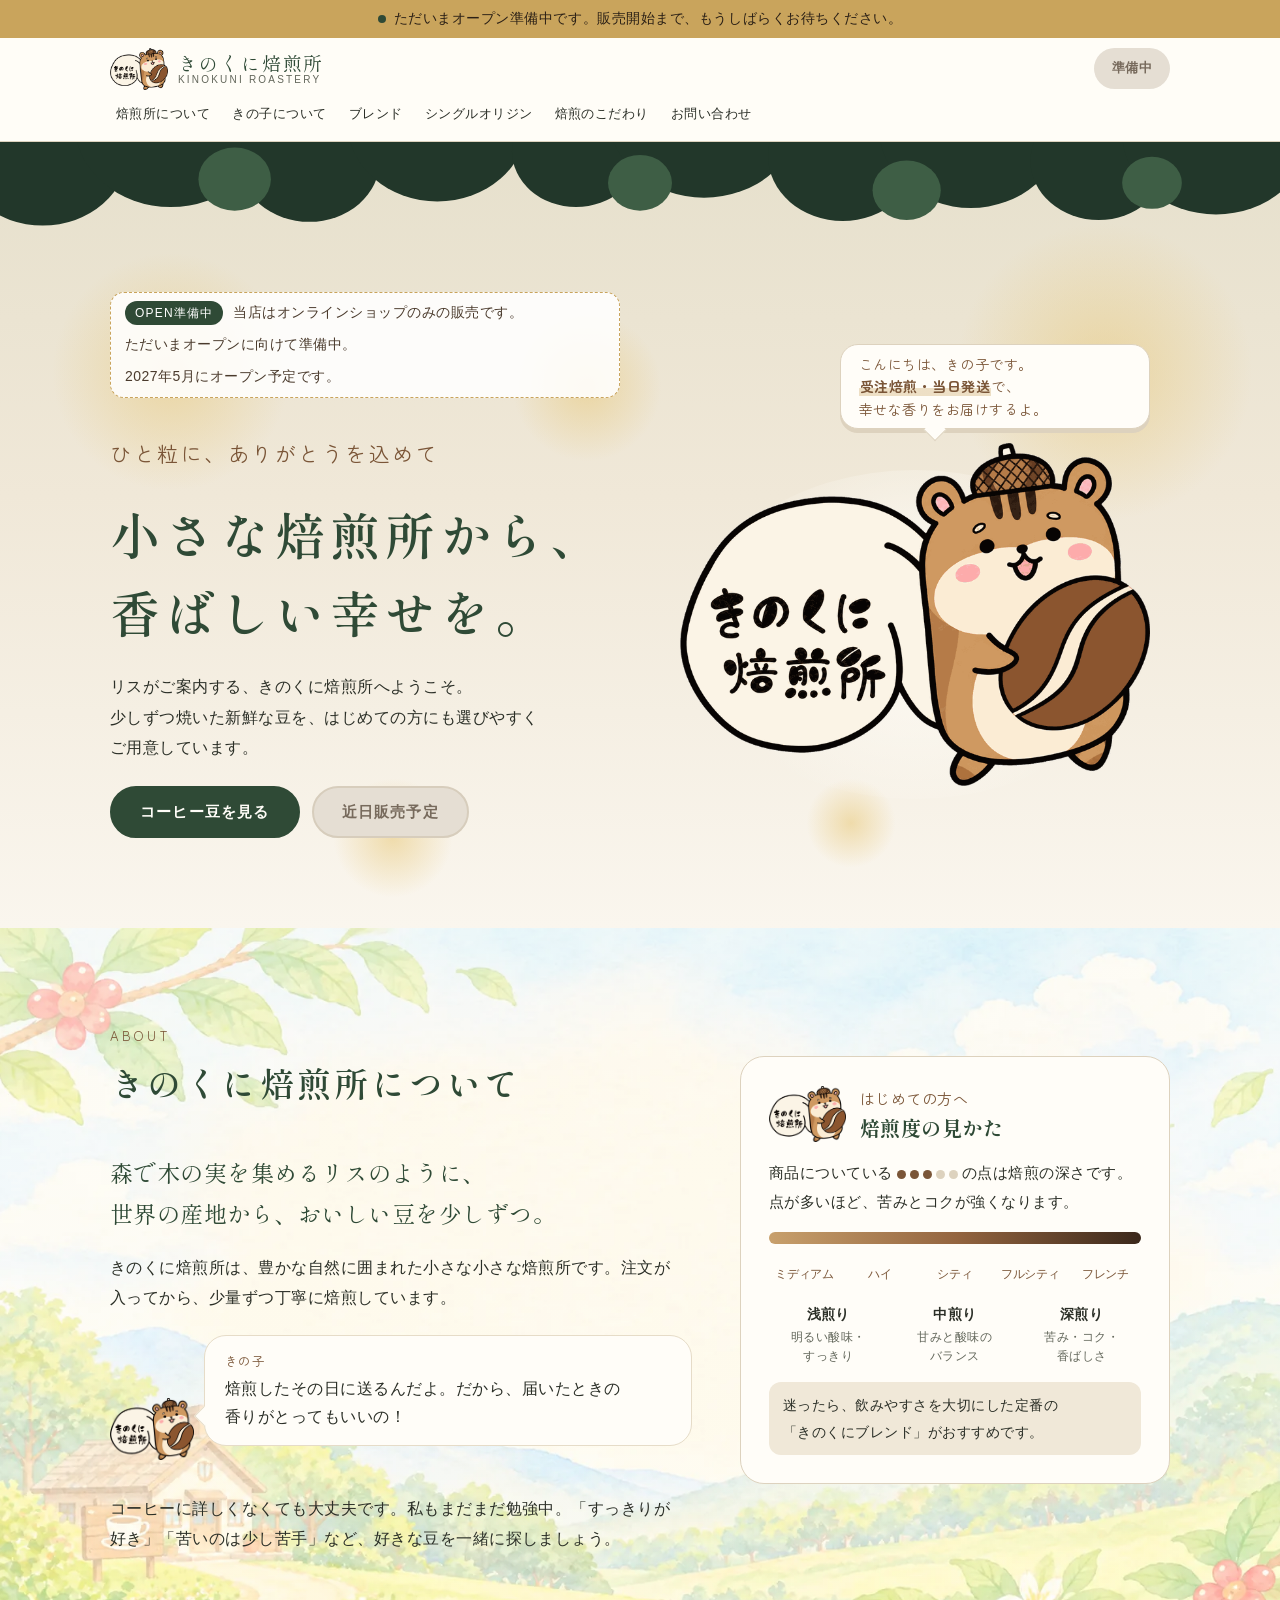
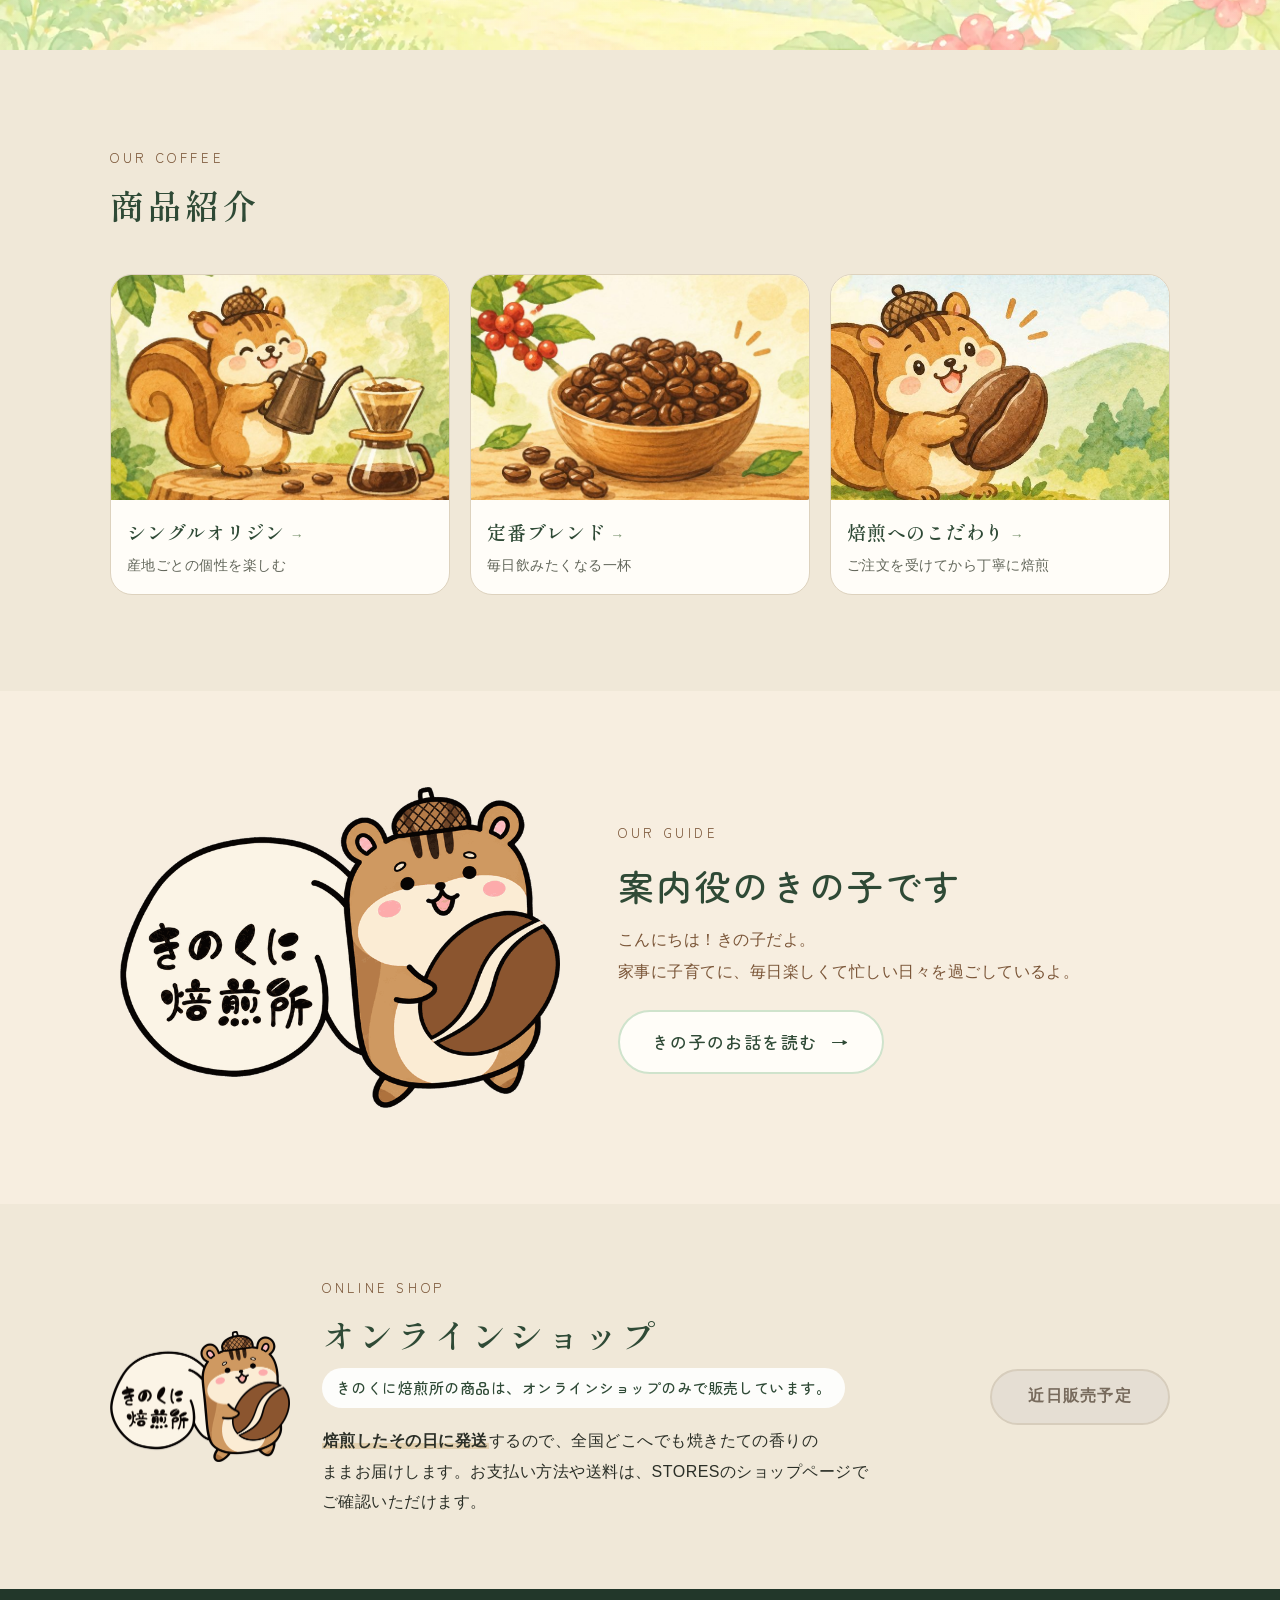
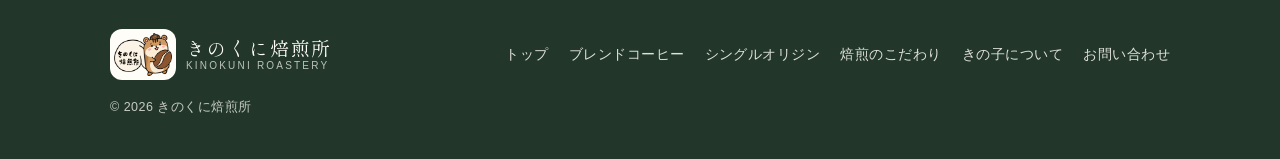
<file: index.html>
<!DOCTYPE html>
<html lang="ja">
<head>
<meta charset="UTF-8">
<meta name="viewport" content="width=device-width, initial-scale=1, viewport-fit=cover">
<title>きのくに焙煎所</title>
<meta name="description" content="森の中にある小さなコーヒー焙煎所。リスが案内する、はじめての方にもやさしいお店です。シングルオリジン、ブレンドのコーヒー豆を販売しています。">
<link rel="icon" href="images/favicon.png" type="image/png">
<link rel="preconnect" href="https://fonts.googleapis.com">
<link rel="preconnect" href="https://fonts.gstatic.com" crossorigin>
<link rel="stylesheet" href="https://fonts.googleapis.com/css2?family=Shippori+Mincho+B1:wght@600&family=Zen+Maru+Gothic:wght@500&display=swap">
<link rel="stylesheet" href="css/style.css">
</head>
<body>

<header class="site-header">
  <div class="inner header-inner">
    <a class="logo" href="#top">
      <img src="images/squirrel.png" alt="" width="58" height="42">
      <span class="logo-text"><span class="logo-ja">きのくに焙煎所</span><span class="logo-en">KINOKUNI ROASTERY</span></span>
    </a>
    <a class="header-shop js-stores" href="#shop" target="_blank" rel="noopener"><span class="shop-long">オンライン</span>ショップ</a>
    <button class="menu-btn" type="button" id="menu-btn" aria-expanded="false" aria-controls="global-nav">
      <span class="menu-icon" aria-hidden="true"><i></i><i></i><i></i></span><span class="menu-label">メニュー</span>
    </button>
    <nav class="global-nav" id="global-nav" aria-label="ページ内メニュー">
      <ul>
        <li><a href="#about">焙煎所について</a></li>
        <li><a href="kinoko.html">きの子について</a></li>
        <li><a href="blend.html">ブレンド</a></li>
        <li><a href="single.html">シングルオリジン</a></li>
        <li><a href="roast.html">焙煎のこだわり</a></li>
        <li><a href="contact.html">お問い合わせ</a></li>
      </ul>
    </nav>
  </div>
</header>

<main id="top">

  <!-- 1. トップ -->
  <section class="hero">
    <svg class="hero-canopy" viewBox="0 0 1200 140" preserveAspectRatio="none" aria-hidden="true">
      <g fill="#22372A"><circle cx="40" cy="10" r="80"/><circle cx="160" cy="-20" r="90"/><circle cx="290" cy="20" r="66"/><circle cx="410" cy="-20" r="84"/><circle cx="540" cy="10" r="60"/><circle cx="660" cy="-30" r="90"/><circle cx="790" cy="15" r="70"/><circle cx="910" cy="-15" r="86"/><circle cx="1030" cy="20" r="64"/><circle cx="1140" cy="-10" r="88"/></g>
      <g fill="#3E5E45"><circle cx="220" cy="40" r="34"/><circle cx="600" cy="44" r="30"/><circle cx="850" cy="52" r="32"/><circle cx="1080" cy="44" r="28"/></g>
    </svg>
    <div class="komorebi" aria-hidden="true"><i></i><i></i><i></i><i></i><i></i></div>
    <div class="inner hero-inner">
      <div class="hero-text">
        <p class="hero-eyebrow">ひと粒に、ありがとうを込めて</p>
        <h1 class="hero-title">小さな焙煎所から、<br>香ばしい幸せを。</h1>
        <p class="hero-lead">リスがご案内する、きのくに焙煎所へようこそ。<br>少しずつ焼いた新鮮な豆を、はじめての方にも選びやすくご用意しています。</p>
        <div class="btn-row">
          <a class="btn btn-primary" href="#products">コーヒー豆を見る</a>
          <a class="btn btn-ghost js-stores" href="#shop" target="_blank" rel="noopener">オンラインショップへ</a>
        </div>
      </div>
      <div class="hero-visual" aria-hidden="true">
        <p class="hero-bubble"><span class="nobr">こんにちは、きの子です。</span><br><span class="nobr"><strong class="soft-em">受注焙煎・当日発送</strong>で、</span><span class="nobr">幸せな香りをお届けするよ。</span></p>
        <div class="hero-figure">
          <div class="hero-hollow"></div>
          <img class="hero-squirrel" src="images/squirrel.png" alt="きのくに焙煎所のリスのキャラクター" width="720" height="524">
        </div>
      </div>
    </div>
  </section>

  <!-- 2. きのくに焙煎所について -->
  <section id="about" class="section">
    <div class="inner">
      <div class="section-head">
        <p class="section-en">About</p>
        <h2 class="section-title"><span class="nobr">きのくに焙煎所</span><span class="nobr">について</span></h2>
      </div>
      <div class="about-grid">
        <div class="about-text">
          <p class="about-lead"><span class="nobr">森で木の実を集める</span><span class="nobr">リスのように、</span><br><span class="nobr">世界の産地から、</span><span class="nobr">おいしい豆を</span><span class="nobr">少しずつ。</span></p>
          <p>きのくに焙煎所は、豊かな自然に囲まれた小さな小さな焙煎所です。注文が入ってから、少量ずつ丁寧に焙煎しています。</p>
          <div class="kino-say kino-say-about">
            <img src="images/squirrel.png" alt="" width="120" height="88" loading="lazy">
            <p class="kino-say-bubble"><span class="so-term-name">きの子</span><span class="nobr">焙煎したその日に</span><span class="nobr">送るんだよ。</span><span class="nobr">だから、届いたときの</span><span class="nobr">香りがとってもいいの！</span></p>
          </div>
          <p>コーヒーに詳しくなくても大丈夫です。私もまだまだ勉強中。「すっきりが好き」「苦いのは少し苦手」など、好きな豆を一緒に探しましょう。</p>
        </div>
        <div class="guide-card">
          <div class="guide-head">
            <img src="images/squirrel.png" alt="" width="77" height="56" loading="lazy">
            <div>
              <p class="guide-label">はじめての方へ</p>
              <h3 class="guide-title">焙煎度の見かた</h3>
            </div>
          </div>
          <p>商品についている<span class="dots-inline" aria-hidden="true"><i class="on"></i><i class="on"></i><i class="on"></i><i></i><i></i></span>の点は焙煎の深さです。点が多いほど、苦みとコクが強くなります。</p>
          <div class="roast-bar" aria-hidden="true"></div>
          <ol class="roast-steps-names" aria-label="焙煎度の名前（浅い順）"><li>ミディアム</li><li>ハイ</li><li>シティ</li><li>フルシティ</li><li>フレンチ</li></ol>
          <dl class="roast-legend">
            <div><dt>浅煎り</dt><dd>明るい酸味・<wbr>すっきり</dd></div>
            <div><dt>中煎り</dt><dd>甘みと酸味の<wbr>バランス</dd></div>
            <div><dt>深煎り</dt><dd>苦み・コク・<wbr>香ばしさ</dd></div>
          </dl>
          <p class="guide-tip">迷ったら、飲みやすさを大切にした定番の「きのくにブレンド」がおすすめです。</p>
        </div>
      </div>
    </div>
  </section>

  <!-- 3. 商品紹介（商品の一覧は blend.html と single.html にあります） -->
  <section id="products" class="section section-tint">
    <div class="inner">
      <div class="section-head">
        <p class="section-en">Our Coffee</p>
        <h2 class="section-title">商品紹介</h2>
      </div>
      <div class="tile-grid">
        <a class="tile" href="single.html">
          <img src="images/tiles/single.jpg" alt="" width="693" height="472" loading="lazy">
          <span class="tile-body"><span class="tile-name">シングルオリジン</span><span class="tile-text">産地ごとの個性を楽しむ</span></span>
        </a>
        <a class="tile" href="blend.html">
          <img src="images/tiles/blend.jpg" alt="" width="698" height="472" loading="lazy">
          <span class="tile-body"><span class="tile-name">定番ブレンド</span><span class="tile-text">毎日飲みたくなる一杯</span></span>
        </a>
        <a class="tile tile-wide" href="roast.html">
          <img src="images/tiles/roast.jpg" alt="" width="1452" height="397" loading="lazy">
          <span class="tile-body"><span class="tile-name">焙煎へのこだわり</span><span class="tile-text">ご注文を受けてから丁寧に焙煎</span></span>
        </a>
      </div>
    </div>
  </section>

  <!-- 案内役のきの子 -->
  <section class="section guide-section">
    <div class="inner guide-inner">
      <img class="guide-img" src="images/squirrel.png" alt="コーヒー豆をかかえたリスのきの子" width="720" height="525" loading="lazy">
      <div class="guide-text">
        <p class="section-en">Our Guide</p>
        <h2 class="guide-title">案内役のきの子です</h2>
        <p>こんにちは！きの子だよ。<br><span class="nobr">家事に子育てに、</span><span class="nobr">毎日楽しくて忙しい日々を</span><span class="nobr">過ごしているよ。</span></p>
        <a class="guide-btn" href="kinoko.html">きの子のお話を読む<span aria-hidden="true">→</span></a>
      </div>
    </div>
  </section>

  <!-- 8. STORESオンラインショップ -->
  <section id="shop" class="section shop-band">
    <div class="inner shop-inner">
      <img class="shop-squirrel" src="images/squirrel.png" alt="" width="180" height="131" loading="lazy">
      <div class="shop-text">
        <p class="section-en">Online Shop</p>
        <h2 class="section-title">オンラインショップ</h2>
        <p class="shop-only">きのくに焙煎所の商品は、オンラインショップのみで販売しています。</p>
        <p><strong class="soft-em">焙煎したその日に発送</strong>するので、全国どこへでも焼きたての香りのままお届けします。お支払い方法や送料は、STORESのショップページでご確認いただけます。</p>
      </div>
      <a class="btn btn-primary btn-large js-stores" href="#shop" target="_blank" rel="noopener">STORESで購入する</a>
    </div>
  </section>

</main>

<footer class="site-footer">
  <div class="inner footer-inner">
    <a class="logo logo-light" href="#top">
      <img src="images/squirrel.png" alt="" width="58" height="42" loading="lazy">
      <span class="logo-text"><span class="logo-ja">きのくに焙煎所</span><span class="logo-en">KINOKUNI ROASTERY</span></span>
    </a>
    <nav class="footer-nav" aria-label="フッターメニュー"><a href="index.html">トップ</a><a href="blend.html">ブレンドコーヒー</a><a href="single.html">シングルオリジン</a><a href="roast.html">焙煎のこだわり</a><a href="kinoko.html">きの子について</a><a href="contact.html">お問い合わせ</a></nav>
    <p class="copyright">© <span id="year">2026</span> きのくに焙煎所</p>
  </div>
</footer>

<script src="js/products.js"></script>
<script src="js/main.js"></script>
</body>
</html>
</file>
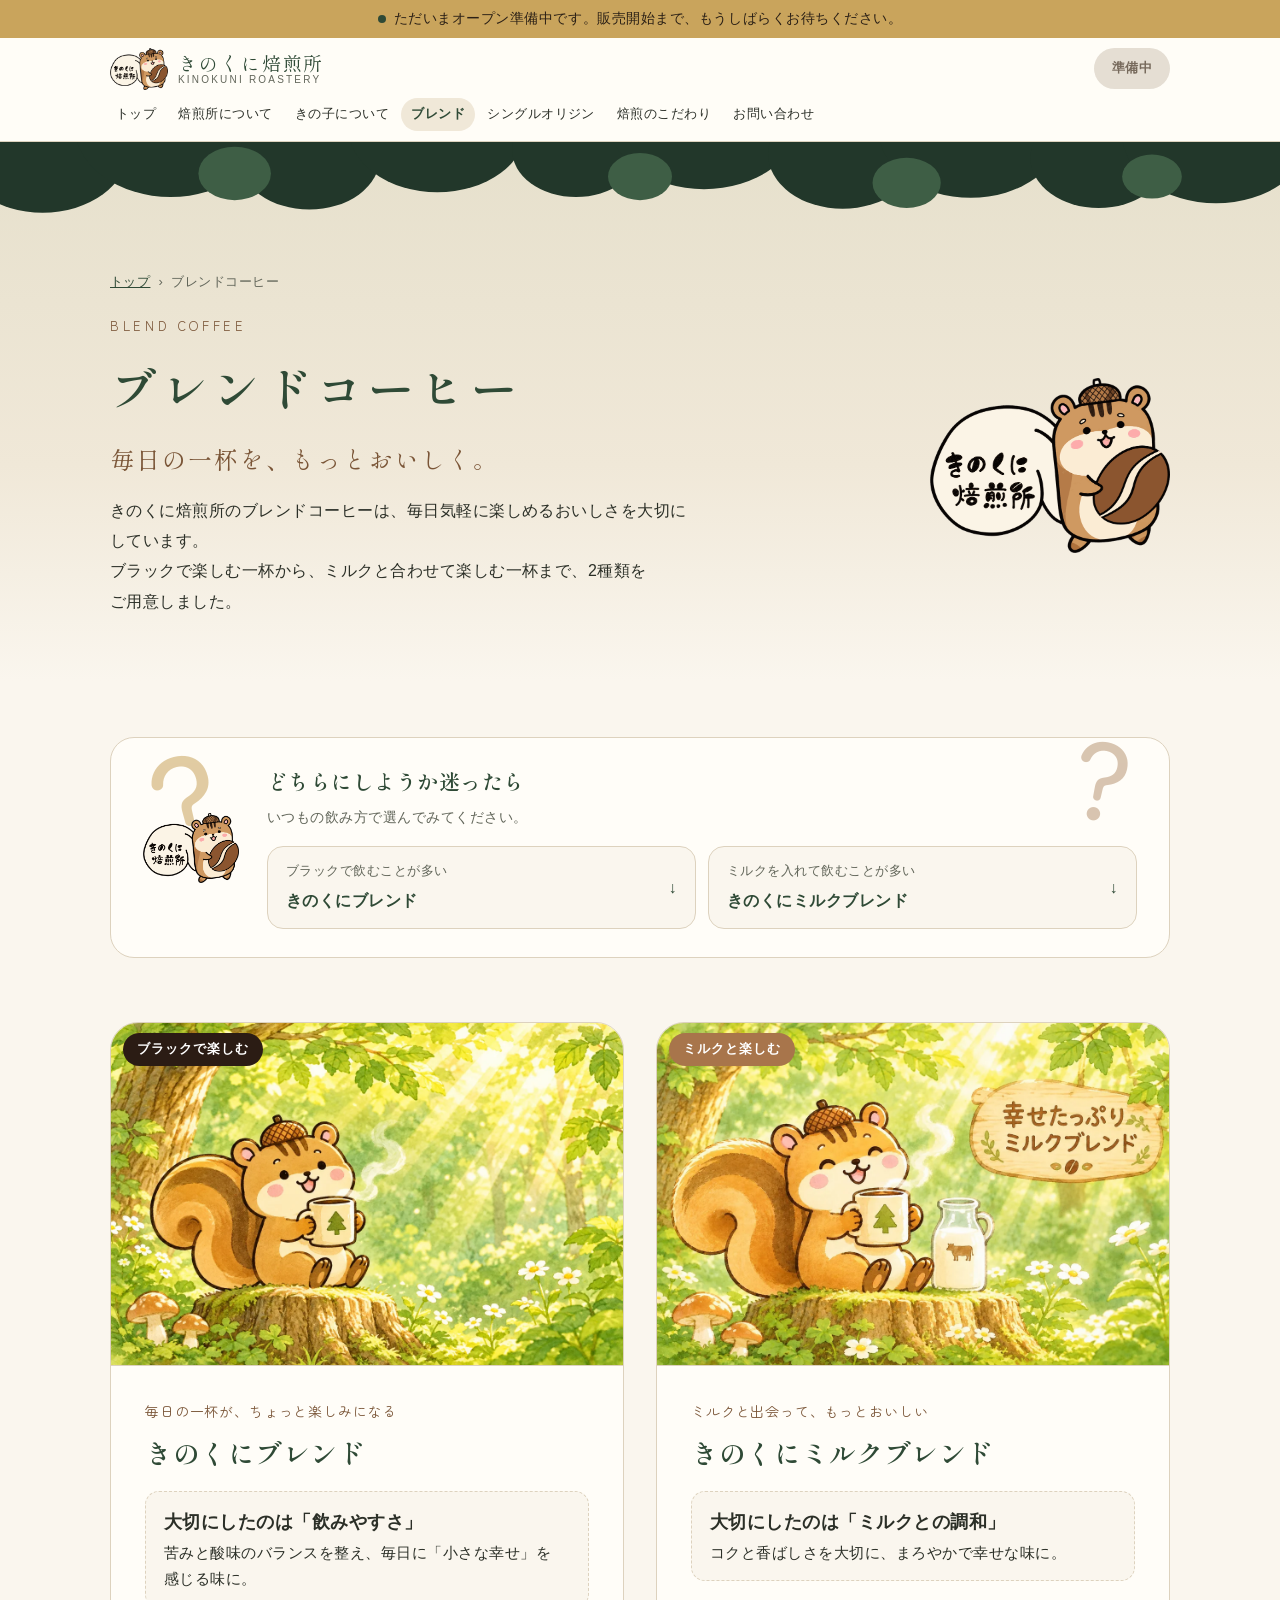
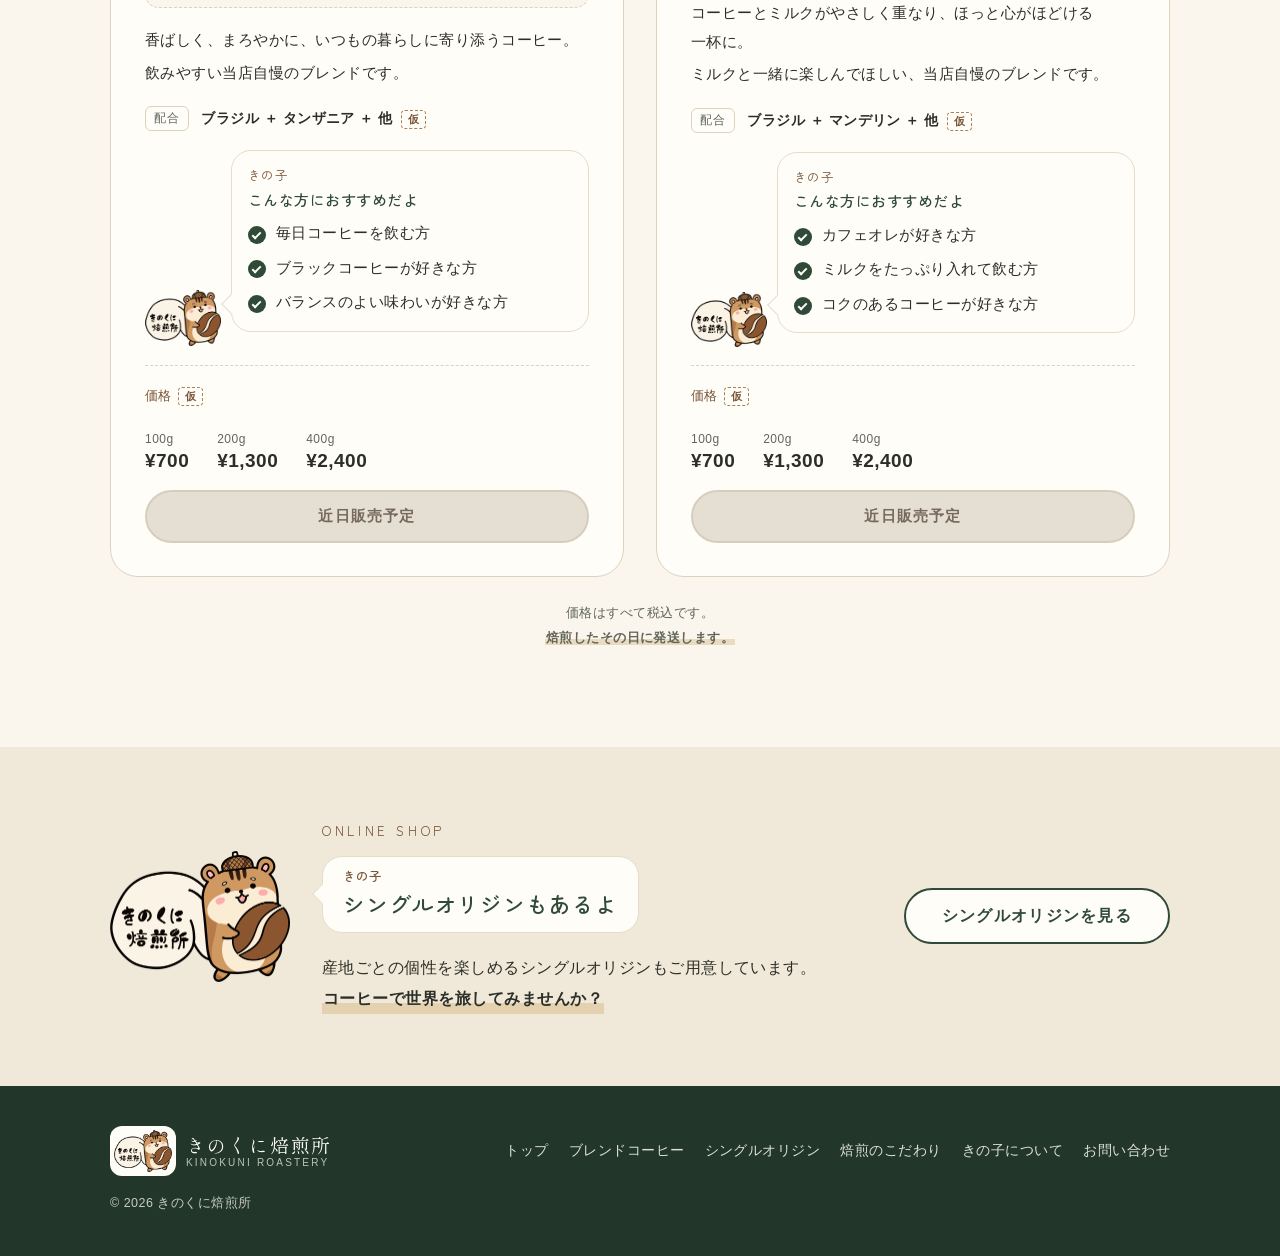
<file: blend.html>
<!DOCTYPE html>
<html lang="ja">
<head>
<meta charset="UTF-8">
<meta name="viewport" content="width=device-width, initial-scale=1, viewport-fit=cover">
<title>ブレンドコーヒー｜きのくに焙煎所</title>
<meta name="description" content="きのくに焙煎所のブレンドコーヒー。ブラックで楽しむ「きのくにブレンド」と、ミルクと楽しむ「きのくにミルクブレンド」の2種類をご紹介します。">
<link rel="icon" href="images/favicon.png" type="image/png">
<link rel="preconnect" href="https://fonts.googleapis.com">
<link rel="preconnect" href="https://fonts.gstatic.com" crossorigin>
<link rel="stylesheet" href="https://fonts.googleapis.com/css2?family=Shippori+Mincho+B1:wght@600&family=Zen+Maru+Gothic:wght@500&display=swap">
<link rel="stylesheet" href="css/style.css">
</head>
<body class="page-blend">

<header class="site-header">
  <div class="inner header-inner">
    <a class="logo" href="index.html">
      <img src="images/squirrel.png" alt="" width="58" height="42">
      <span class="logo-text"><span class="logo-ja">きのくに焙煎所</span><span class="logo-en">KINOKUNI ROASTERY</span></span>
    </a>
    <a class="header-shop js-stores" href="#" target="_blank" rel="noopener"><span class="shop-long">オンライン</span>ショップ</a>
    <button class="menu-btn" type="button" id="menu-btn" aria-expanded="false" aria-controls="global-nav">
      <span class="menu-icon" aria-hidden="true"><i></i><i></i><i></i></span><span class="menu-label">メニュー</span>
    </button>
    <nav class="global-nav" id="global-nav" aria-label="サイトメニュー">
      <ul>
        <li><a href="index.html">トップ</a></li>
        <li><a href="index.html#about">焙煎所について</a></li>
        <li><a href="kinoko.html">きの子について</a></li>
        <li><a href="blend.html" aria-current="page">ブレンド</a></li>
        <li><a href="single.html">シングルオリジン</a></li>
        <li><a href="roast.html">焙煎のこだわり</a></li>
        <li><a href="contact.html">お問い合わせ</a></li>
      </ul>
    </nav>
  </div>
</header>

<main>
  <!-- ページタイトル -->
  <section class="page-hero">
    <svg class="hero-canopy" viewBox="0 0 1200 140" preserveAspectRatio="none" aria-hidden="true">
      <g fill="#22372A"><circle cx="40" cy="10" r="80"/><circle cx="160" cy="-20" r="90"/><circle cx="290" cy="20" r="66"/><circle cx="410" cy="-20" r="84"/><circle cx="540" cy="10" r="60"/><circle cx="660" cy="-30" r="90"/><circle cx="790" cy="15" r="70"/><circle cx="910" cy="-15" r="86"/><circle cx="1030" cy="20" r="64"/><circle cx="1140" cy="-10" r="88"/></g>
      <g fill="#3E5E45"><circle cx="220" cy="40" r="34"/><circle cx="600" cy="44" r="30"/><circle cx="850" cy="52" r="32"/><circle cx="1080" cy="44" r="28"/></g>
    </svg>
    <div class="inner page-hero-inner">
      <nav class="breadcrumb" aria-label="現在の位置"><a href="index.html">トップ</a><span aria-hidden="true">›</span><span>ブレンドコーヒー</span></nav>
      <div class="page-hero-body">
        <div class="page-hero-text">
          <p class="section-en">Blend Coffee</p>
          <h1 class="page-title">ブレンドコーヒー</h1>
          <p class="page-catch">毎日の一杯を、もっとおいしく。</p>
          <p class="page-intro">きのくに焙煎所のブレンドコーヒーは、毎日気軽に楽しめるおいしさを大切にしています。<br>ブラックで楽しむ一杯から、ミルクと合わせて楽しむ一杯まで、2種類をご用意しました。</p>
        </div>
        <img class="page-hero-squirrel" src="images/squirrel.png" alt="" width="260" height="190">
      </div>
    </div>
  </section>

  <!-- どちらを選ぶ？ -->
  <section class="section blend-chooser-section">
    <div class="inner">
      <div class="chooser">
        <span class="q-mark q-left" aria-hidden="true">？</span>
        <span class="q-mark q-right" aria-hidden="true">？</span>
        <img class="chooser-squirrel" src="images/squirrel.png" alt="" width="96" height="70" loading="lazy">
        <div class="chooser-body">
          <h2 class="chooser-title"><span class="nobr">どちらにしようか</span><span class="nobr">迷ったら</span></h2>
          <p class="chooser-lead">いつもの飲み方で選んでみてください。</p>
          <ul class="chooser-list">
            <li><a href="#blend-1"><span class="chooser-q">ブラックで飲むことが多い</span><span class="chooser-a">きのくにブレンド</span></a></li>
            <li><a href="#blend-2"><span class="chooser-q">ミルクを入れて飲むことが多い</span><span class="chooser-a">きのくにミルクブレンド</span></a></li>
          </ul>
        </div>
      </div>
    </div>
  </section>

  <!-- 商品紹介（内容は js/products.js の BLEND_PAGE で変更できます） -->
  <section class="section blend-products-section">
    <div class="inner">
      <div class="blend-grid" id="blend-page-list"></div>
      <p class="blend-note">価格はすべて税込です。<br><strong class="soft-em">焙煎したその日に発送します。</strong></p>
    </div>
  </section>

  <!-- ショップへの案内 -->
  <section class="section shop-band">
    <div class="inner shop-inner">
      <img class="shop-squirrel" src="images/squirrel.png" alt="" width="180" height="131" loading="lazy">
      <div class="shop-text">
        <p class="section-en">Online Shop</p>
        <h2 class="shop-bubble"><span class="bp-rec-name">きの子</span>シングルオリジンもあるよ</h2>
        <p>産地ごとの個性を楽しめるシングルオリジンもご用意しています。<strong class="soft-em nowrap-chunk">コーヒーで世界を旅してみませんか？</strong></p>
      </div>
      <a class="btn btn-ghost btn-large" href="single.html">シングルオリジンを見る</a>
    </div>
  </section>
</main>

<footer class="site-footer">
  <div class="inner footer-inner">
    <a class="logo logo-light" href="index.html">
      <img src="images/squirrel.png" alt="" width="40" height="40" loading="lazy">
      <span class="logo-text"><span class="logo-ja">きのくに焙煎所</span><span class="logo-en">KINOKUNI ROASTERY</span></span>
    </a>
    <nav class="footer-nav" aria-label="フッターメニュー"><a href="index.html">トップ</a><a href="blend.html">ブレンドコーヒー</a><a href="single.html">シングルオリジン</a><a href="roast.html">焙煎のこだわり</a><a href="kinoko.html">きの子について</a><a href="contact.html">お問い合わせ</a></nav>
    <p class="copyright">© <span id="year">2026</span> きのくに焙煎所</p>
  </div>
</footer>

<script src="js/products.js"></script>
<script src="js/main.js"></script>
</body>
</html>
</file>
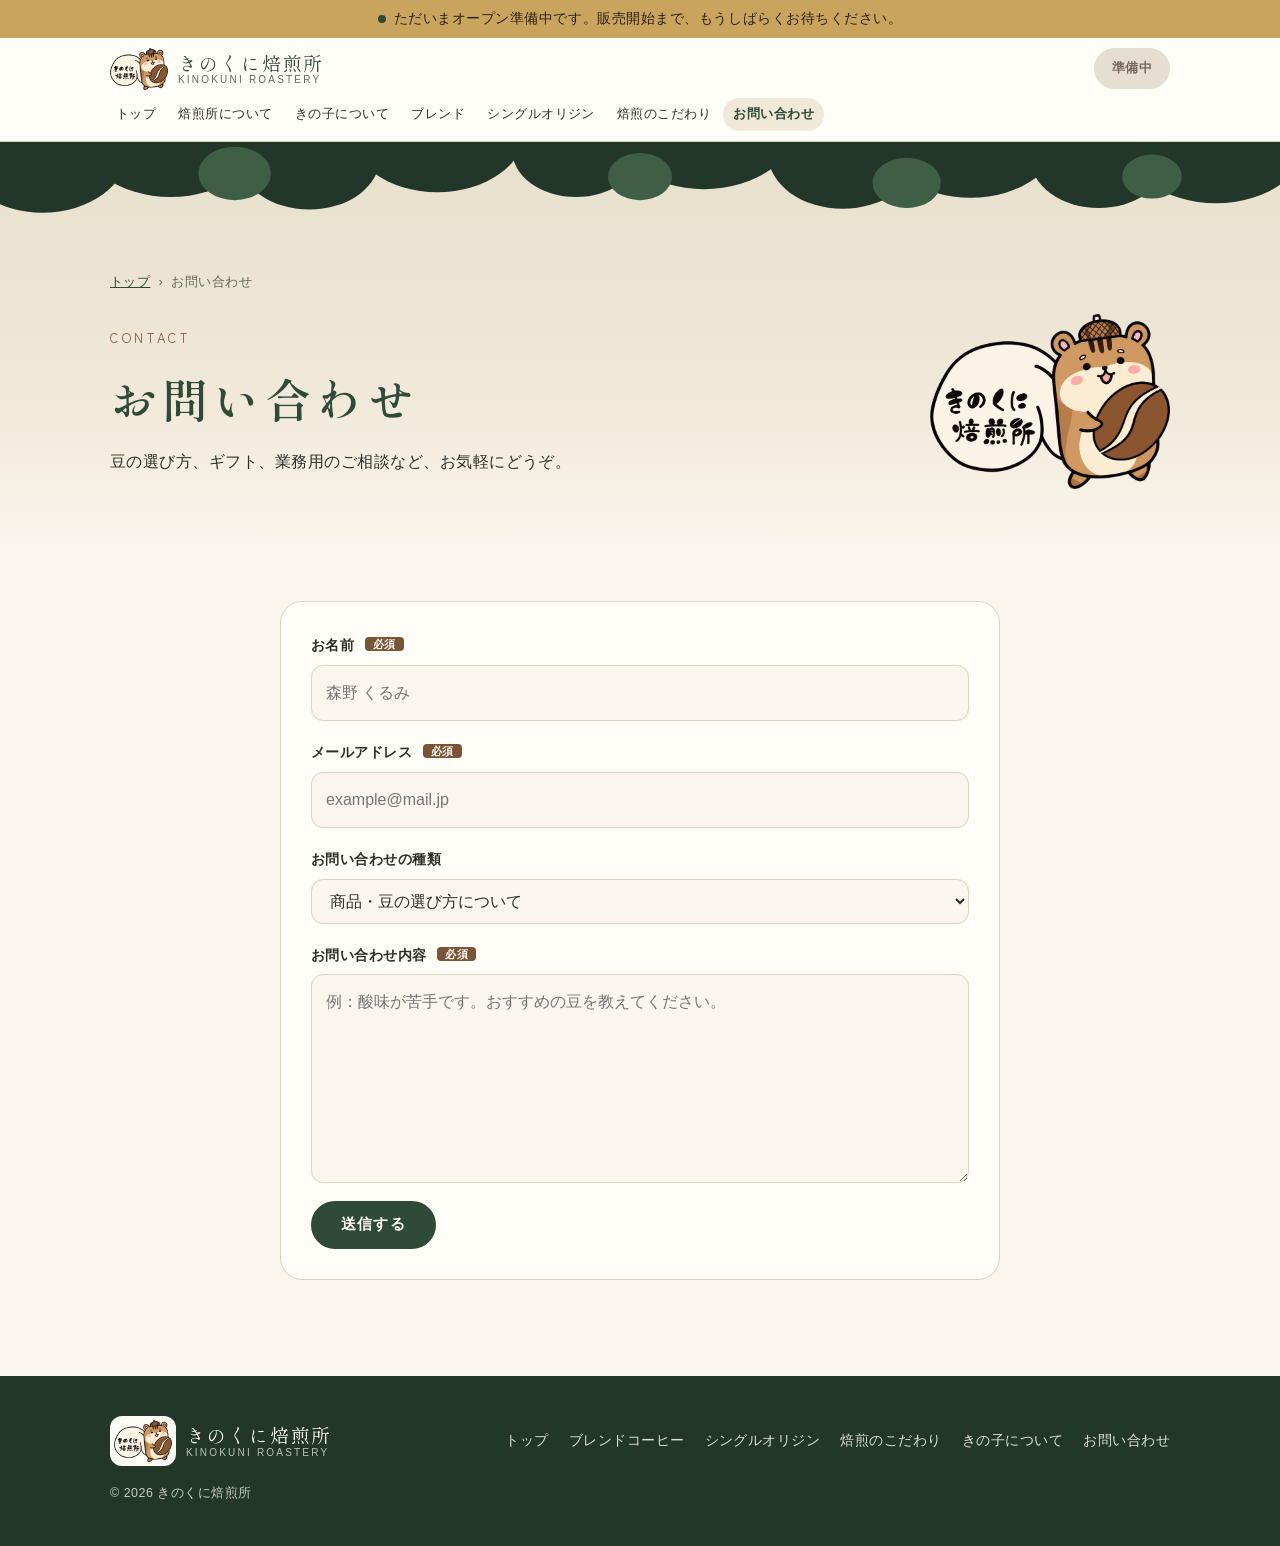
<file: contact.html>
<!DOCTYPE html>
<html lang="ja">
<head>
<meta charset="UTF-8">
<meta name="viewport" content="width=device-width, initial-scale=1, viewport-fit=cover">
<title>お問い合わせ｜きのくに焙煎所</title>
<meta name="description" content="きのくに焙煎所へのお問い合わせ。豆の選び方、ギフト、業務用のご相談など、お気軽にどうぞ。">
<link rel="icon" href="images/favicon.png" type="image/png">
<link rel="preconnect" href="https://fonts.googleapis.com">
<link rel="preconnect" href="https://fonts.gstatic.com" crossorigin>
<link rel="stylesheet" href="https://fonts.googleapis.com/css2?family=Shippori+Mincho+B1:wght@600&family=Zen+Maru+Gothic:wght@500&display=swap">
<link rel="stylesheet" href="css/style.css">
</head>
<body class="page-contact">

<header class="site-header">
  <div class="inner header-inner">
    <a class="logo" href="index.html">
      <img src="images/squirrel.png" alt="" width="58" height="42">
      <span class="logo-text"><span class="logo-ja">きのくに焙煎所</span><span class="logo-en">KINOKUNI ROASTERY</span></span>
    </a>
    <a class="header-shop js-stores" href="#" target="_blank" rel="noopener"><span class="shop-long">オンライン</span>ショップ</a>
    <button class="menu-btn" type="button" id="menu-btn" aria-expanded="false" aria-controls="global-nav">
      <span class="menu-icon" aria-hidden="true"><i></i><i></i><i></i></span><span class="menu-label">メニュー</span>
    </button>
    <nav class="global-nav" id="global-nav" aria-label="サイトメニュー">
      <ul>
        <li><a href="index.html">トップ</a></li>
        <li><a href="index.html#about">焙煎所について</a></li>
        <li><a href="kinoko.html">きの子について</a></li>
        <li><a href="blend.html">ブレンド</a></li>
        <li><a href="single.html">シングルオリジン</a></li>
        <li><a href="roast.html">焙煎のこだわり</a></li>
        <li><a href="contact.html" aria-current="page">お問い合わせ</a></li>
      </ul>
    </nav>
  </div>
</header>

<main>
  <!-- ページタイトル -->
  <section class="page-hero">
    <svg class="hero-canopy" viewBox="0 0 1200 140" preserveAspectRatio="none" aria-hidden="true">
      <g fill="#22372A"><circle cx="40" cy="10" r="80"/><circle cx="160" cy="-20" r="90"/><circle cx="290" cy="20" r="66"/><circle cx="410" cy="-20" r="84"/><circle cx="540" cy="10" r="60"/><circle cx="660" cy="-30" r="90"/><circle cx="790" cy="15" r="70"/><circle cx="910" cy="-15" r="86"/><circle cx="1030" cy="20" r="64"/><circle cx="1140" cy="-10" r="88"/></g>
      <g fill="#3E5E45"><circle cx="220" cy="40" r="34"/><circle cx="600" cy="44" r="30"/><circle cx="850" cy="52" r="32"/><circle cx="1080" cy="44" r="28"/></g>
    </svg>
    <div class="inner page-hero-inner">
      <nav class="breadcrumb" aria-label="現在の位置"><a href="index.html">トップ</a><span aria-hidden="true">›</span><span>お問い合わせ</span></nav>
      <div class="page-hero-body">
        <div class="page-hero-text">
          <p class="section-en">Contact</p>
          <h1 class="page-title">お問い合わせ</h1>
          <p class="page-intro">豆の選び方、ギフト、業務用のご相談など、お気軽にどうぞ。</p>
        </div>
        <img class="page-hero-squirrel" src="images/squirrel.png" alt="" width="260" height="190">
      </div>
    </div>
  </section>

  <!-- お問い合わせフォームと店舗情報 -->
  <section id="contact" class="section contact-page-section">
    <div class="inner">
      <div class="contact-grid">
        <form class="contact-form" id="contact-form" novalidate>
          <div class="field">
            <label for="f-name">お名前 <span class="req">必須</span></label>
            <input id="f-name" name="name" type="text" autocomplete="name" placeholder="森野 くるみ">
          </div>
          <div class="field">
            <label for="f-email">メールアドレス <span class="req">必須</span></label>
            <input id="f-email" name="email" type="email" autocomplete="email" placeholder="example@mail.jp">
          </div>
          <div class="field">
            <label for="f-type">お問い合わせの種類</label>
            <select id="f-type" name="type">
              <option>商品・豆の選び方について</option>
              <option>ギフトについて</option>
              <option>卸・業務用について</option>
              <option>その他</option>
            </select>
          </div>
          <div class="field">
            <label for="f-message">お問い合わせ内容 <span class="req">必須</span></label>
            <textarea id="f-message" name="message" rows="6" placeholder="例：酸味が苦手です。おすすめの豆を教えてください。"></textarea>
          </div>
          <p class="form-status" id="form-status" role="status" hidden></p>
          <button class="btn btn-primary" type="submit">送信する</button>
        </form>
      </div>
    </div>
  </section>
</main>

<footer class="site-footer">
  <div class="inner footer-inner">
    <a class="logo logo-light" href="index.html">
      <img src="images/squirrel.png" alt="" width="40" height="40" loading="lazy">
      <span class="logo-text"><span class="logo-ja">きのくに焙煎所</span><span class="logo-en">KINOKUNI ROASTERY</span></span>
    </a>
    <nav class="footer-nav" aria-label="フッターメニュー"><a href="index.html">トップ</a><a href="blend.html">ブレンドコーヒー</a><a href="single.html">シングルオリジン</a><a href="roast.html">焙煎のこだわり</a><a href="kinoko.html">きの子について</a><a href="contact.html">お問い合わせ</a></nav>
    <p class="copyright">© <span id="year">2026</span> きのくに焙煎所</p>
  </div>
</footer>

<script src="js/products.js"></script>
<script src="js/main.js"></script>
</body>
</html>
</file>
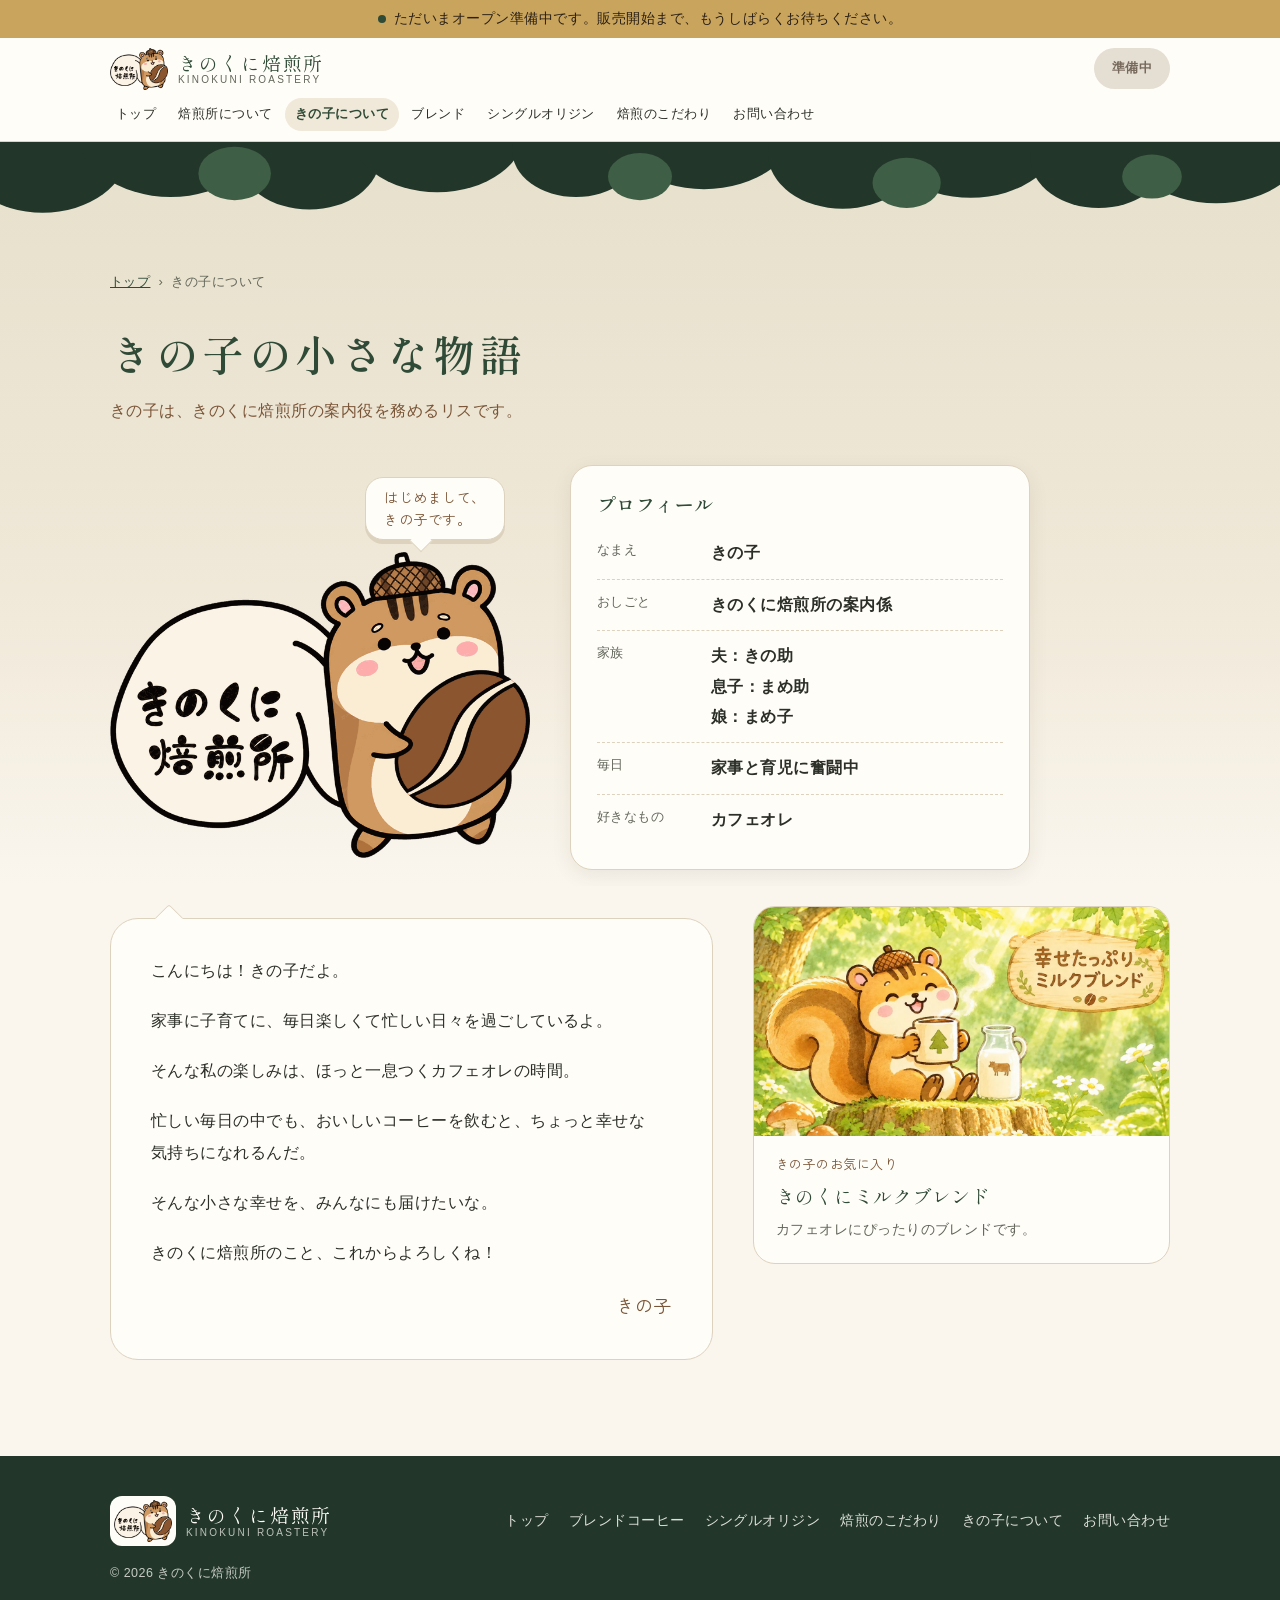
<file: kinoko.html>
<!DOCTYPE html>
<html lang="ja">
<head>
<meta charset="UTF-8">
<meta name="viewport" content="width=device-width, initial-scale=1, viewport-fit=cover">
<title>きの子について｜きのくに焙煎所</title>
<meta name="description" content="きのくに焙煎所の案内係、リスのきの子の自己紹介です。">
<link rel="icon" href="images/favicon.png" type="image/png">
<link rel="preconnect" href="https://fonts.googleapis.com">
<link rel="preconnect" href="https://fonts.gstatic.com" crossorigin>
<link rel="stylesheet" href="https://fonts.googleapis.com/css2?family=Shippori+Mincho+B1:wght@600&family=Zen+Maru+Gothic:wght@500&display=swap">
<link rel="stylesheet" href="css/style.css">
</head>
<body class="page-kinoko">

<header class="site-header">
  <div class="inner header-inner">
    <a class="logo" href="index.html">
      <img src="images/squirrel.png" alt="" width="58" height="42">
      <span class="logo-text"><span class="logo-ja">きのくに焙煎所</span><span class="logo-en">KINOKUNI ROASTERY</span></span>
    </a>
    <a class="header-shop js-stores" href="#" target="_blank" rel="noopener"><span class="shop-long">オンライン</span>ショップ</a>
    <button class="menu-btn" type="button" id="menu-btn" aria-expanded="false" aria-controls="global-nav">
      <span class="menu-icon" aria-hidden="true"><i></i><i></i><i></i></span><span class="menu-label">メニュー</span>
    </button>
    <nav class="global-nav" id="global-nav" aria-label="サイトメニュー">
      <ul>
        <li><a href="index.html">トップ</a></li>
        <li><a href="index.html#about">焙煎所について</a></li>
        <li><a href="kinoko.html" aria-current="page">きの子について</a></li>
        <li><a href="blend.html">ブレンド</a></li>
        <li><a href="single.html">シングルオリジン</a></li>
        <li><a href="roast.html">焙煎のこだわり</a></li>
        <li><a href="contact.html">お問い合わせ</a></li>
      </ul>
    </nav>
  </div>
</header>

<main>
  <!-- ページタイトル -->
  <section class="page-hero">
    <svg class="hero-canopy" viewBox="0 0 1200 140" preserveAspectRatio="none" aria-hidden="true">
      <g fill="#22372A"><circle cx="40" cy="10" r="80"/><circle cx="160" cy="-20" r="90"/><circle cx="290" cy="20" r="66"/><circle cx="410" cy="-20" r="84"/><circle cx="540" cy="10" r="60"/><circle cx="660" cy="-30" r="90"/><circle cx="790" cy="15" r="70"/><circle cx="910" cy="-15" r="86"/><circle cx="1030" cy="20" r="64"/><circle cx="1140" cy="-10" r="88"/></g>
      <g fill="#3E5E45"><circle cx="220" cy="40" r="34"/><circle cx="600" cy="44" r="30"/><circle cx="850" cy="52" r="32"/><circle cx="1080" cy="44" r="28"/></g>
    </svg>
    <div class="inner page-hero-inner">
      <nav class="breadcrumb" aria-label="現在の位置"><a href="index.html">トップ</a><span aria-hidden="true">›</span><span>きの子について</span></nav>
      <h1 class="kinoko-story-title">きの子の小さな物語</h1>
      <p class="kinoko-story-lead">きの子は、きのくに焙煎所の案内役を務めるリスです。</p>
      <div class="kinoko-hero">
        <div class="kinoko-visual">
          <p class="hero-bubble">はじめまして、<br>きの子です。</p>
          <img class="kinoko-squirrel" src="images/squirrel.png" alt="きのくに焙煎所のリス、きの子" width="720" height="525">
        </div>
        <div class="kinoko-hero-profile">
          <div class="kinoko-profile">
            <h2 class="kinoko-profile-title">プロフィール</h2>
            <dl>
              <div><dt>なまえ</dt><dd>きの子</dd></div>
              <div><dt>おしごと</dt><dd>きのくに焙煎所の案内係</dd></div>
              <div><dt>家族</dt><dd>夫：きの助<br>息子：まめ助<br>娘：まめ子</dd></div>
              <div><dt>毎日</dt><dd>家事と育児に奮闘中</dd></div>
              <div><dt>好きなもの</dt><dd>カフェオレ</dd></div>
            </dl>
          </div>
        </div>
      </div>
    </div>
  </section>

  <!-- 自己紹介 -->
  <section class="section kinoko-section">
    <div class="inner kinoko-grid">
      <div class="kinoko-letter-wrap">
      <div class="kinoko-letter kinoko-letter-bubble">
        <p>こんにちは！きの子だよ。</p>
        <p>家事に子育てに、毎日楽しくて忙しい日々を過ごしているよ。</p>
        <p>そんな私の楽しみは、ほっと一息つくカフェオレの時間。</p>
        <p>忙しい毎日の中でも、おいしいコーヒーを飲むと、ちょっと幸せな気持ちになれるんだ。</p>
        <p>そんな小さな幸せを、みんなにも届けたいな。</p>
        <p><span class="nobr">きのくに焙煎所のこと、</span><span class="nobr">これからよろしくね！</span></p>
        <p class="kinoko-sign">きの子</p>
      </div>
      </div>
      <aside class="kinoko-side">
        <a class="kinoko-fav" href="blend.html#blend-2">
          <img src="images/blend/milk.webp" alt="" width="1200" height="800" loading="lazy">
          <span class="kinoko-fav-body">
            <span class="kinoko-fav-label">きの子のお気に入り</span>
            <span class="kinoko-fav-name">きのくにミルクブレンド</span>
            <span class="kinoko-fav-text">カフェオレにぴったりのブレンドです。</span>
          </span>
        </a>
      </aside>
    </div>
  </section>
</main>

<footer class="site-footer">
  <div class="inner footer-inner">
    <a class="logo logo-light" href="index.html">
      <img src="images/squirrel.png" alt="" width="40" height="40" loading="lazy">
      <span class="logo-text"><span class="logo-ja">きのくに焙煎所</span><span class="logo-en">KINOKUNI ROASTERY</span></span>
    </a>
    <nav class="footer-nav" aria-label="フッターメニュー"><a href="index.html">トップ</a><a href="blend.html">ブレンドコーヒー</a><a href="single.html">シングルオリジン</a><a href="roast.html">焙煎のこだわり</a><a href="kinoko.html">きの子について</a><a href="contact.html">お問い合わせ</a></nav>
    <p class="copyright">© <span id="year">2026</span> きのくに焙煎所</p>
  </div>
</footer>

<script src="js/products.js"></script>
<script src="js/main.js"></script>
</body>
</html>
</file>
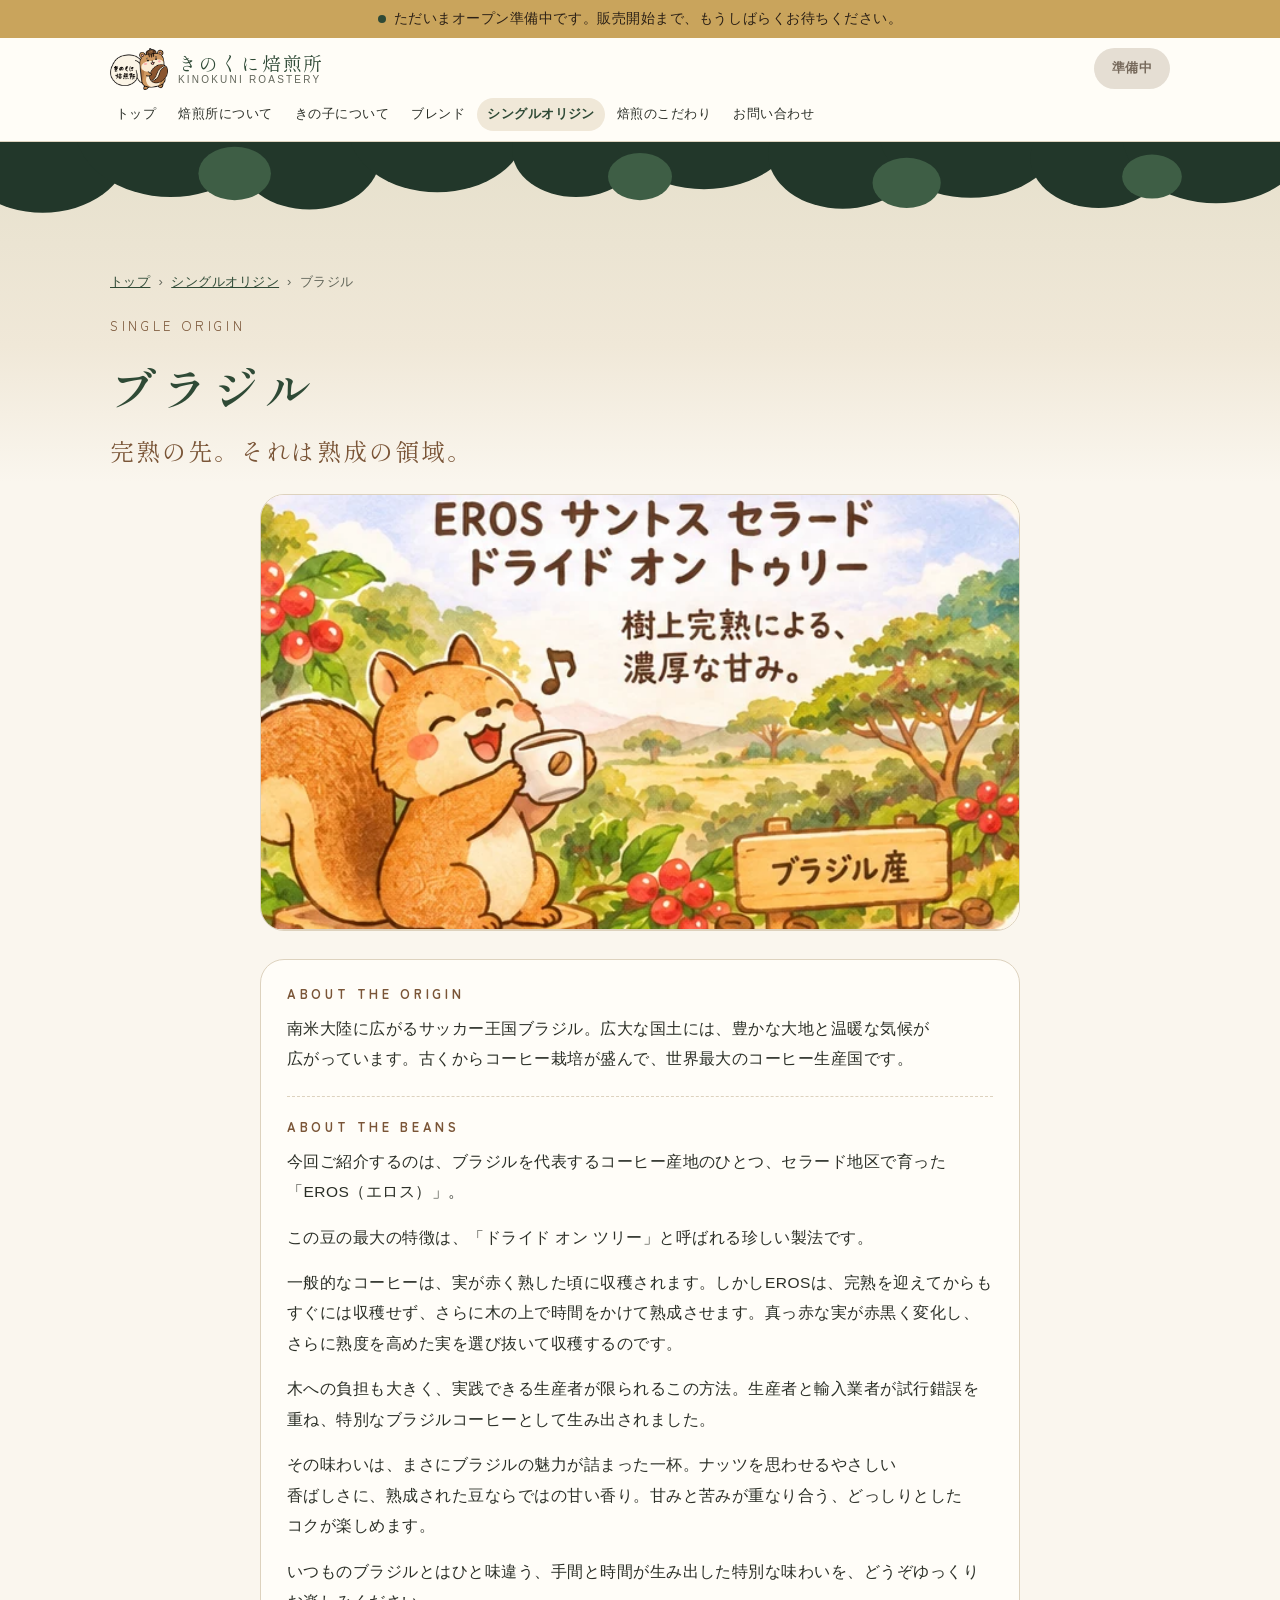
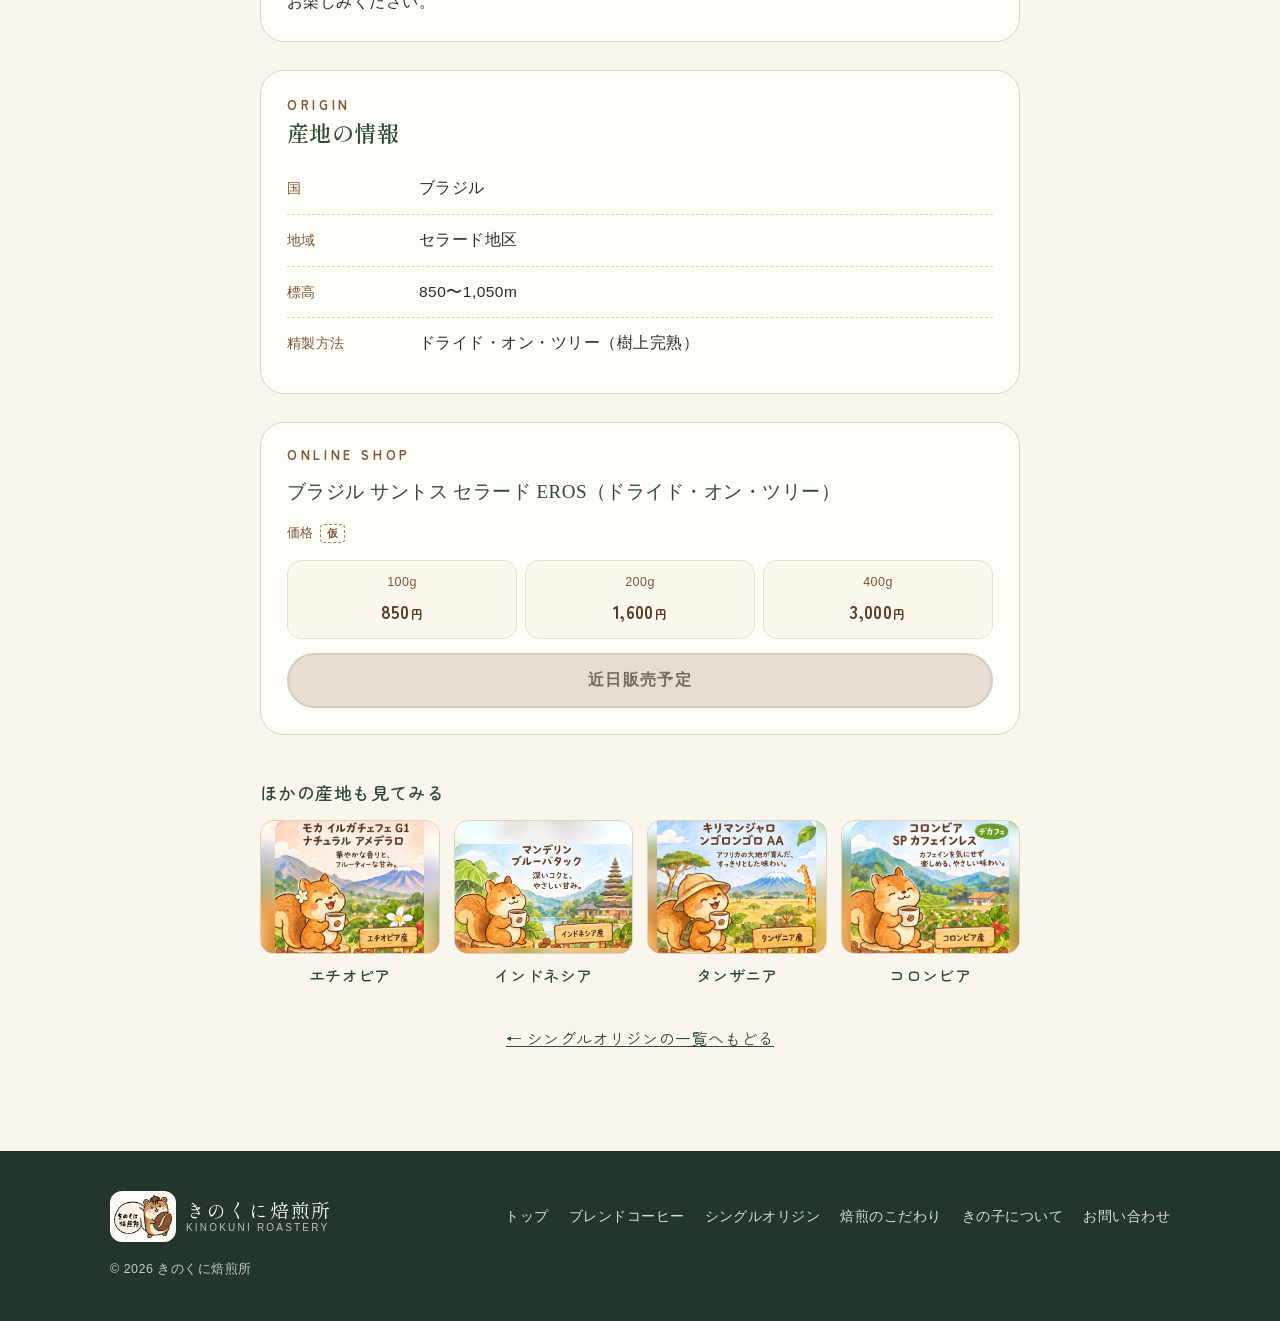
<file: origin-brazil.html>
<!DOCTYPE html>
<html lang="ja">
<head>
<meta charset="UTF-8">
<meta name="viewport" content="width=device-width, initial-scale=1, viewport-fit=cover">
<title>ブラジル｜シングルオリジン｜きのくに焙煎所</title>
<meta name="description" content="きのくに焙煎所のシングルオリジンコーヒー（ブラジル）の紹介です。焙煎度、こんな方におすすめ、産地の情報をまとめています。">
<link rel="icon" href="images/favicon.png" type="image/png">
<link rel="preconnect" href="https://fonts.googleapis.com">
<link rel="preconnect" href="https://fonts.gstatic.com" crossorigin>
<link rel="stylesheet" href="https://fonts.googleapis.com/css2?family=Shippori+Mincho+B1:wght@600&family=Zen+Maru+Gothic:wght@500&display=swap">
<link rel="stylesheet" href="css/style.css">
</head>
<body class="page-single">

<header class="site-header">
  <div class="inner header-inner">
    <a class="logo" href="index.html">
      <img src="images/squirrel.png" alt="" width="58" height="42">
      <span class="logo-text"><span class="logo-ja">きのくに焙煎所</span><span class="logo-en">KINOKUNI ROASTERY</span></span>
    </a>
    <a class="header-shop js-stores" href="#" target="_blank" rel="noopener"><span class="shop-long">オンライン</span>ショップ</a>
    <button class="menu-btn" type="button" id="menu-btn" aria-expanded="false" aria-controls="global-nav">
      <span class="menu-icon" aria-hidden="true"><i></i><i></i><i></i></span><span class="menu-label">メニュー</span>
    </button>
    <nav class="global-nav" id="global-nav" aria-label="サイトメニュー">
      <ul>
        <li><a href="index.html">トップ</a></li>
        <li><a href="index.html#about">焙煎所について</a></li>
        <li><a href="kinoko.html">きの子について</a></li>
        <li><a href="blend.html">ブレンド</a></li>
        <li><a href="single.html" aria-current="page">シングルオリジン</a></li>
        <li><a href="roast.html">焙煎のこだわり</a></li>
        <li><a href="contact.html">お問い合わせ</a></li>
      </ul>
    </nav>
  </div>
</header>

<main>
  <section class="page-hero origin-hero">
    <svg class="hero-canopy" viewBox="0 0 1200 140" preserveAspectRatio="none" aria-hidden="true">
      <g fill="#22372A"><circle cx="40" cy="10" r="80"/><circle cx="160" cy="-20" r="90"/><circle cx="290" cy="20" r="66"/><circle cx="410" cy="-20" r="84"/><circle cx="540" cy="10" r="60"/><circle cx="660" cy="-30" r="90"/><circle cx="790" cy="15" r="70"/><circle cx="910" cy="-15" r="86"/><circle cx="1030" cy="20" r="64"/><circle cx="1140" cy="-10" r="88"/></g>
      <g fill="#3E5E45"><circle cx="220" cy="40" r="34"/><circle cx="600" cy="44" r="30"/><circle cx="850" cy="52" r="32"/><circle cx="1080" cy="44" r="28"/></g>
    </svg>
    <div class="inner page-hero-inner">
      <nav class="breadcrumb" aria-label="現在の位置"><a href="index.html">トップ</a><span aria-hidden="true">›</span><a href="single.html">シングルオリジン</a><span aria-hidden="true">›</span><span>ブラジル</span></nav>
      <div class="page-hero-text">
        <p class="section-en">Single Origin</p>
        <h1 class="page-title">ブラジル</h1>
        <p class="page-catch"><span class="nowrap-chunk">完熟の先。</span><span class="nowrap-chunk">それは熟成の領域。</span></p>
      </div>
    </div>
  </section>

  <section class="section so-detail-section">
    <div class="inner">
      <div id="so-detail" data-slug="brazil"></div>
      <div class="so-others">
        <h2 class="so-others-title">ほかの産地も見てみる</h2>
        <ul id="so-others"></ul>
      </div>
      <p class="so-back"><a href="single.html">← シングルオリジンの一覧へもどる</a></p>
    </div>
  </section>
</main>

<footer class="site-footer">
  <div class="inner footer-inner">
    <a class="logo logo-light" href="index.html">
      <img src="images/squirrel.png" alt="" width="40" height="40" loading="lazy">
      <span class="logo-text"><span class="logo-ja">きのくに焙煎所</span><span class="logo-en">KINOKUNI ROASTERY</span></span>
    </a>
    <nav class="footer-nav" aria-label="フッターメニュー"><a href="index.html">トップ</a><a href="blend.html">ブレンドコーヒー</a><a href="single.html">シングルオリジン</a><a href="roast.html">焙煎のこだわり</a><a href="kinoko.html">きの子について</a><a href="contact.html">お問い合わせ</a></nav>
    <p class="copyright">© <span id="year">2026</span> きのくに焙煎所</p>
  </div>
</footer>

<script src="js/products.js"></script>
<script src="js/main.js"></script>
</body>
</html>
</file>
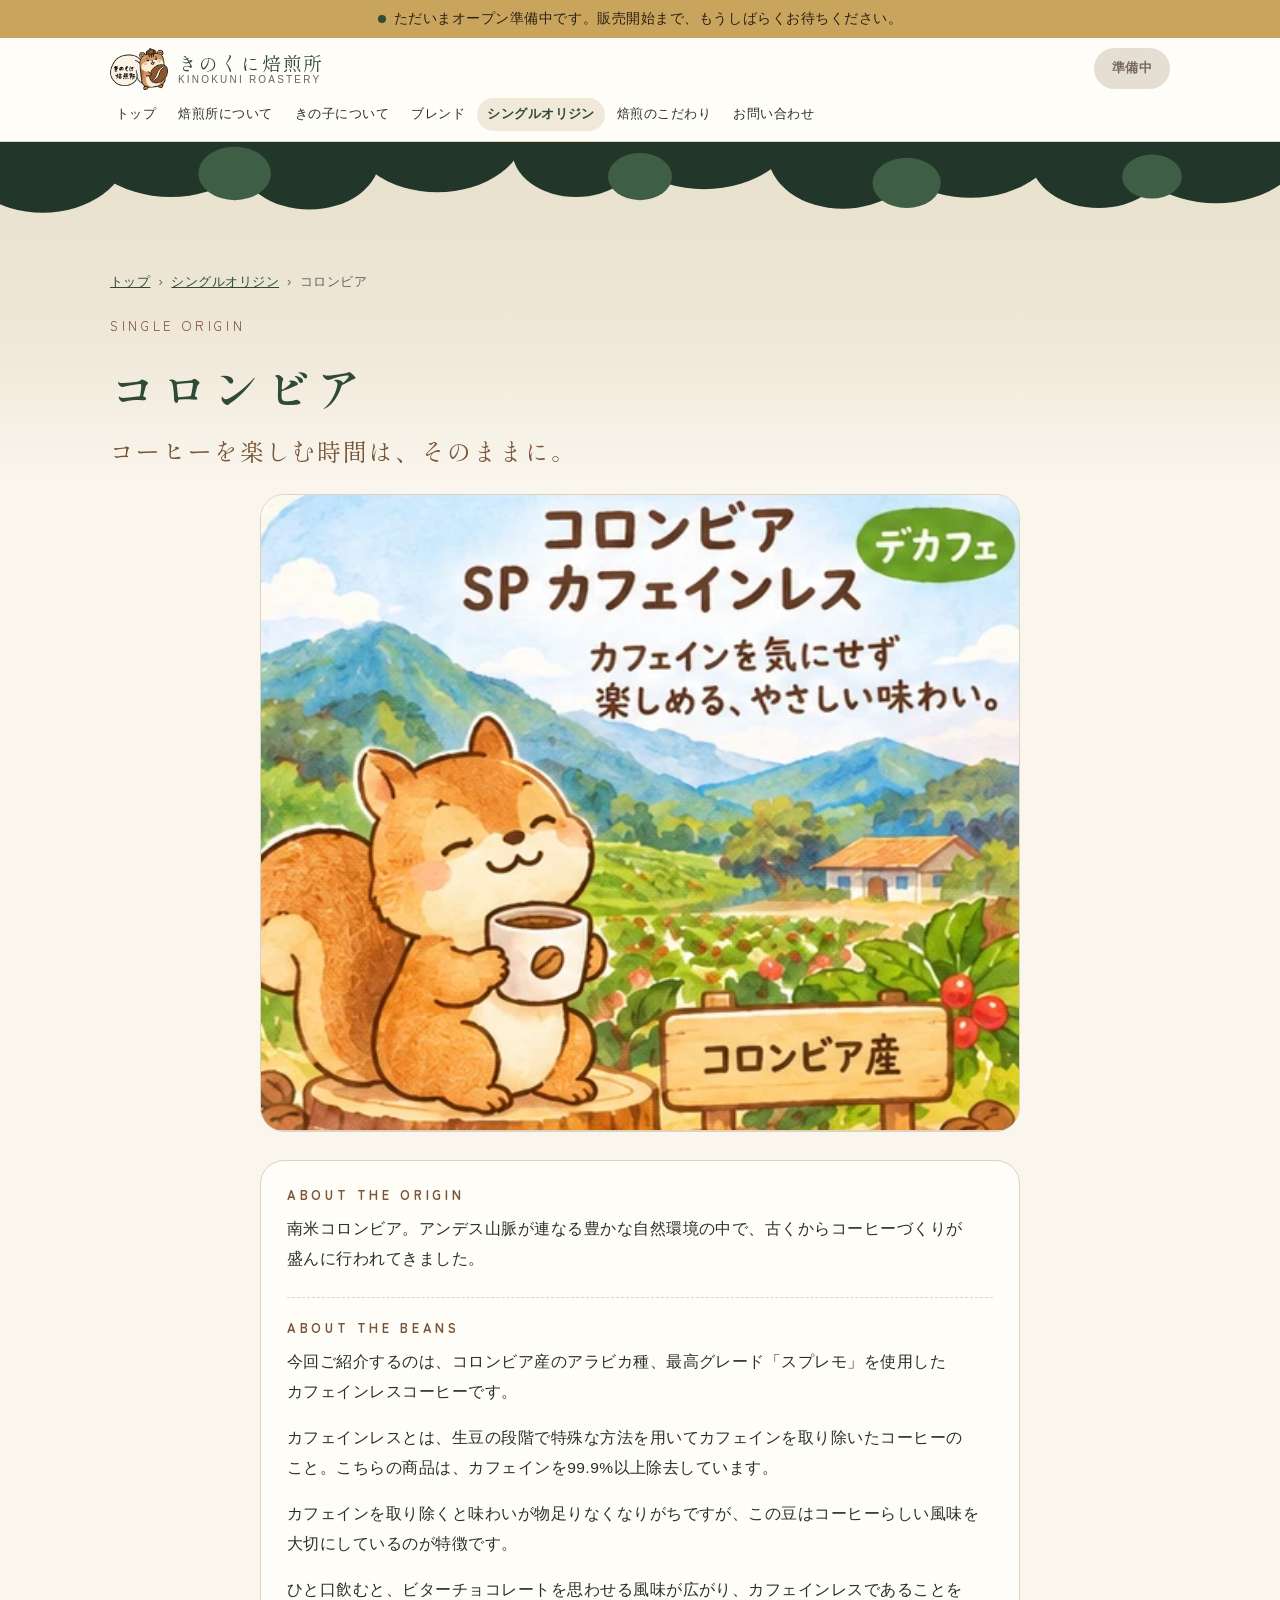
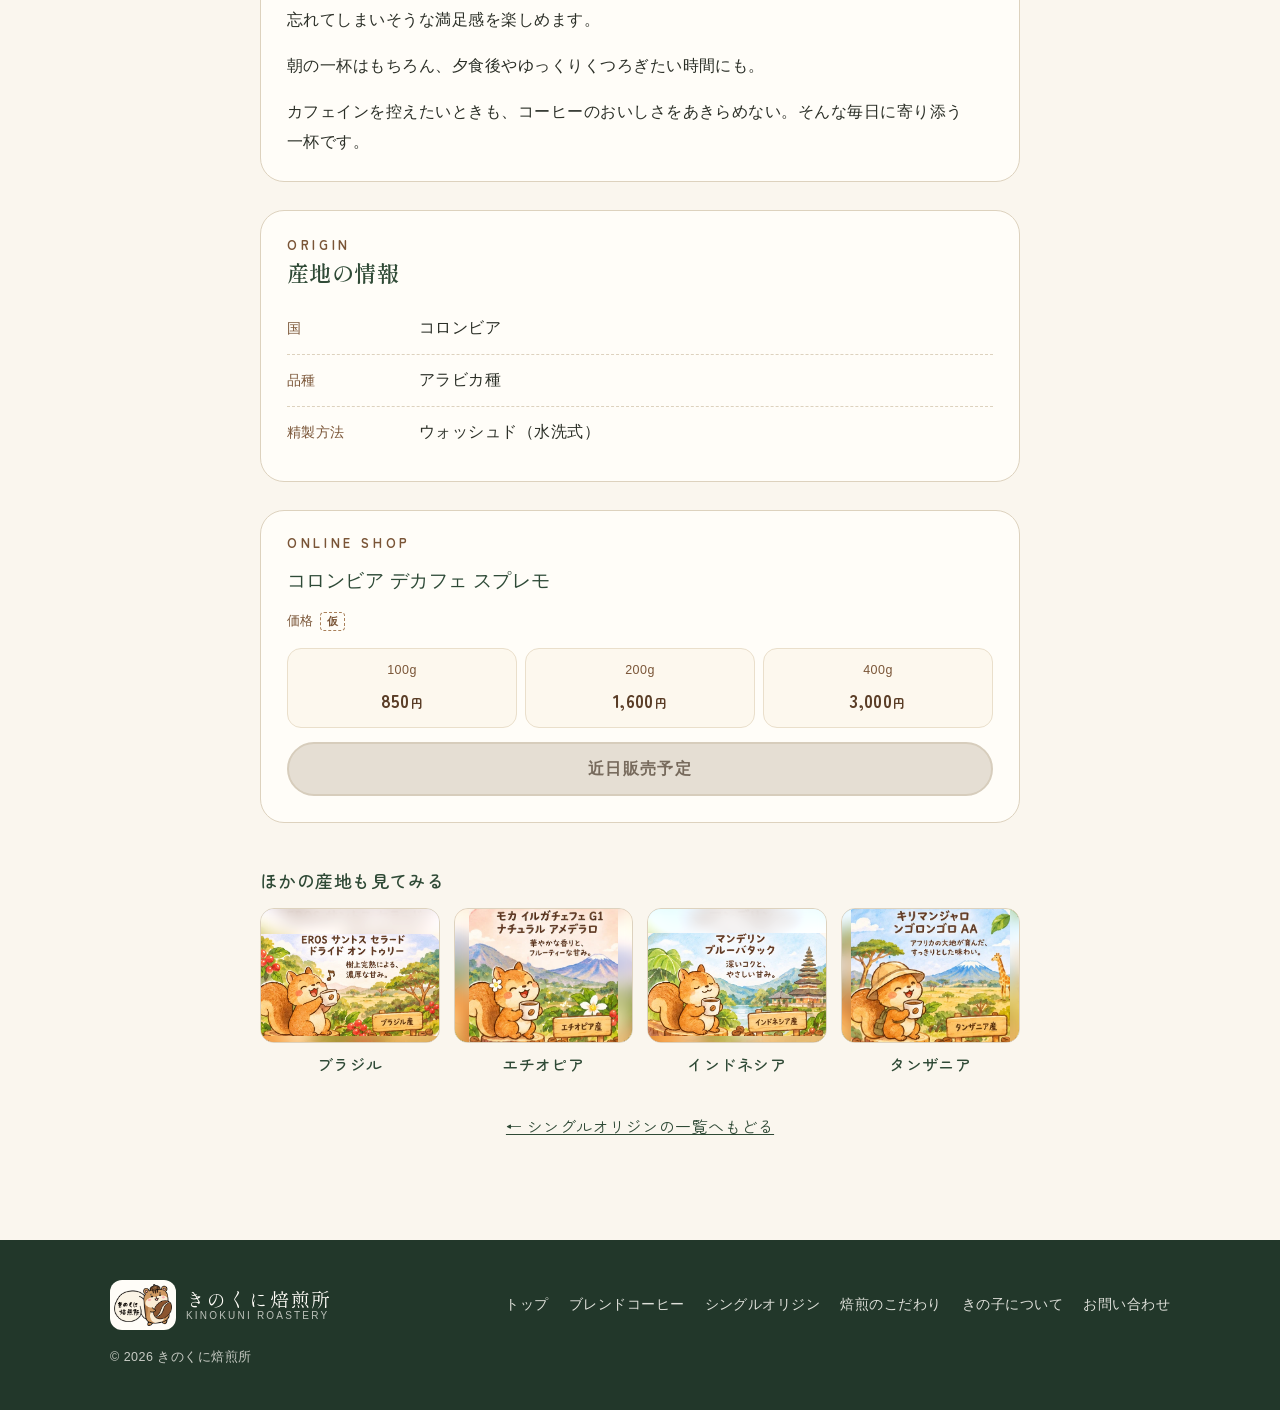
<file: origin-colombia.html>
<!DOCTYPE html>
<html lang="ja">
<head>
<meta charset="UTF-8">
<meta name="viewport" content="width=device-width, initial-scale=1, viewport-fit=cover">
<title>コロンビア｜シングルオリジン｜きのくに焙煎所</title>
<meta name="description" content="きのくに焙煎所のシングルオリジンコーヒー（コロンビア）の紹介です。焙煎度、こんな方におすすめ、産地の情報をまとめています。">
<link rel="icon" href="images/favicon.png" type="image/png">
<link rel="preconnect" href="https://fonts.googleapis.com">
<link rel="preconnect" href="https://fonts.gstatic.com" crossorigin>
<link rel="stylesheet" href="https://fonts.googleapis.com/css2?family=Shippori+Mincho+B1:wght@600&family=Zen+Maru+Gothic:wght@500&display=swap">
<link rel="stylesheet" href="css/style.css">
</head>
<body class="page-single">

<header class="site-header">
  <div class="inner header-inner">
    <a class="logo" href="index.html">
      <img src="images/squirrel.png" alt="" width="58" height="42">
      <span class="logo-text"><span class="logo-ja">きのくに焙煎所</span><span class="logo-en">KINOKUNI ROASTERY</span></span>
    </a>
    <a class="header-shop js-stores" href="#" target="_blank" rel="noopener"><span class="shop-long">オンライン</span>ショップ</a>
    <button class="menu-btn" type="button" id="menu-btn" aria-expanded="false" aria-controls="global-nav">
      <span class="menu-icon" aria-hidden="true"><i></i><i></i><i></i></span><span class="menu-label">メニュー</span>
    </button>
    <nav class="global-nav" id="global-nav" aria-label="サイトメニュー">
      <ul>
        <li><a href="index.html">トップ</a></li>
        <li><a href="index.html#about">焙煎所について</a></li>
        <li><a href="kinoko.html">きの子について</a></li>
        <li><a href="blend.html">ブレンド</a></li>
        <li><a href="single.html" aria-current="page">シングルオリジン</a></li>
        <li><a href="roast.html">焙煎のこだわり</a></li>
        <li><a href="contact.html">お問い合わせ</a></li>
      </ul>
    </nav>
  </div>
</header>

<main>
  <section class="page-hero origin-hero">
    <svg class="hero-canopy" viewBox="0 0 1200 140" preserveAspectRatio="none" aria-hidden="true">
      <g fill="#22372A"><circle cx="40" cy="10" r="80"/><circle cx="160" cy="-20" r="90"/><circle cx="290" cy="20" r="66"/><circle cx="410" cy="-20" r="84"/><circle cx="540" cy="10" r="60"/><circle cx="660" cy="-30" r="90"/><circle cx="790" cy="15" r="70"/><circle cx="910" cy="-15" r="86"/><circle cx="1030" cy="20" r="64"/><circle cx="1140" cy="-10" r="88"/></g>
      <g fill="#3E5E45"><circle cx="220" cy="40" r="34"/><circle cx="600" cy="44" r="30"/><circle cx="850" cy="52" r="32"/><circle cx="1080" cy="44" r="28"/></g>
    </svg>
    <div class="inner page-hero-inner">
      <nav class="breadcrumb" aria-label="現在の位置"><a href="index.html">トップ</a><span aria-hidden="true">›</span><a href="single.html">シングルオリジン</a><span aria-hidden="true">›</span><span>コロンビア</span></nav>
      <div class="page-hero-text">
        <p class="section-en">Single Origin</p>
        <h1 class="page-title">コロンビア</h1>
        <p class="page-catch"><span class="nowrap-chunk">コーヒーを楽しむ時間は、</span><span class="nowrap-chunk">そのままに。</span></p>
      </div>
    </div>
  </section>

  <section class="section so-detail-section">
    <div class="inner">
      <div id="so-detail" data-slug="colombia"></div>
      <div class="so-others">
        <h2 class="so-others-title">ほかの産地も見てみる</h2>
        <ul id="so-others"></ul>
      </div>
      <p class="so-back"><a href="single.html">← シングルオリジンの一覧へもどる</a></p>
    </div>
  </section>
</main>

<footer class="site-footer">
  <div class="inner footer-inner">
    <a class="logo logo-light" href="index.html">
      <img src="images/squirrel.png" alt="" width="40" height="40" loading="lazy">
      <span class="logo-text"><span class="logo-ja">きのくに焙煎所</span><span class="logo-en">KINOKUNI ROASTERY</span></span>
    </a>
    <nav class="footer-nav" aria-label="フッターメニュー"><a href="index.html">トップ</a><a href="blend.html">ブレンドコーヒー</a><a href="single.html">シングルオリジン</a><a href="roast.html">焙煎のこだわり</a><a href="kinoko.html">きの子について</a><a href="contact.html">お問い合わせ</a></nav>
    <p class="copyright">© <span id="year">2026</span> きのくに焙煎所</p>
  </div>
</footer>

<script src="js/products.js"></script>
<script src="js/main.js"></script>
</body>
</html>
</file>
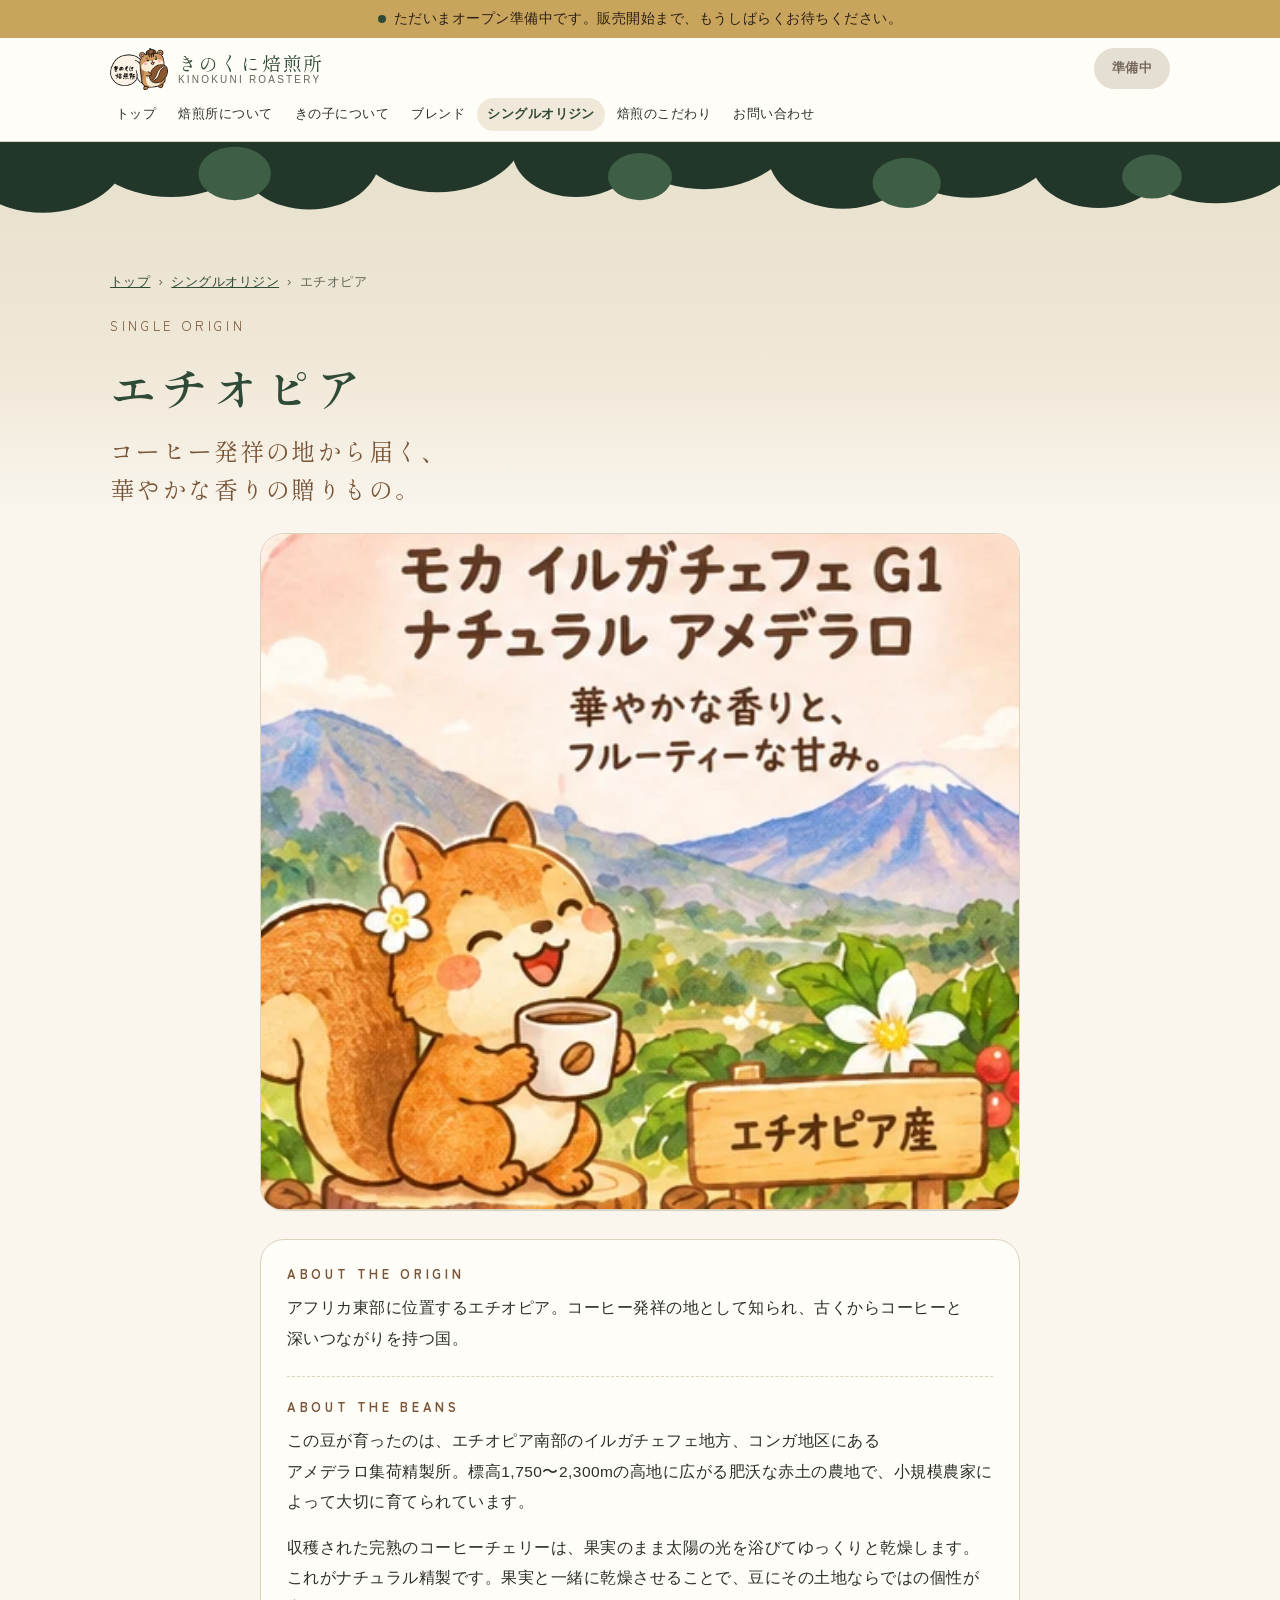
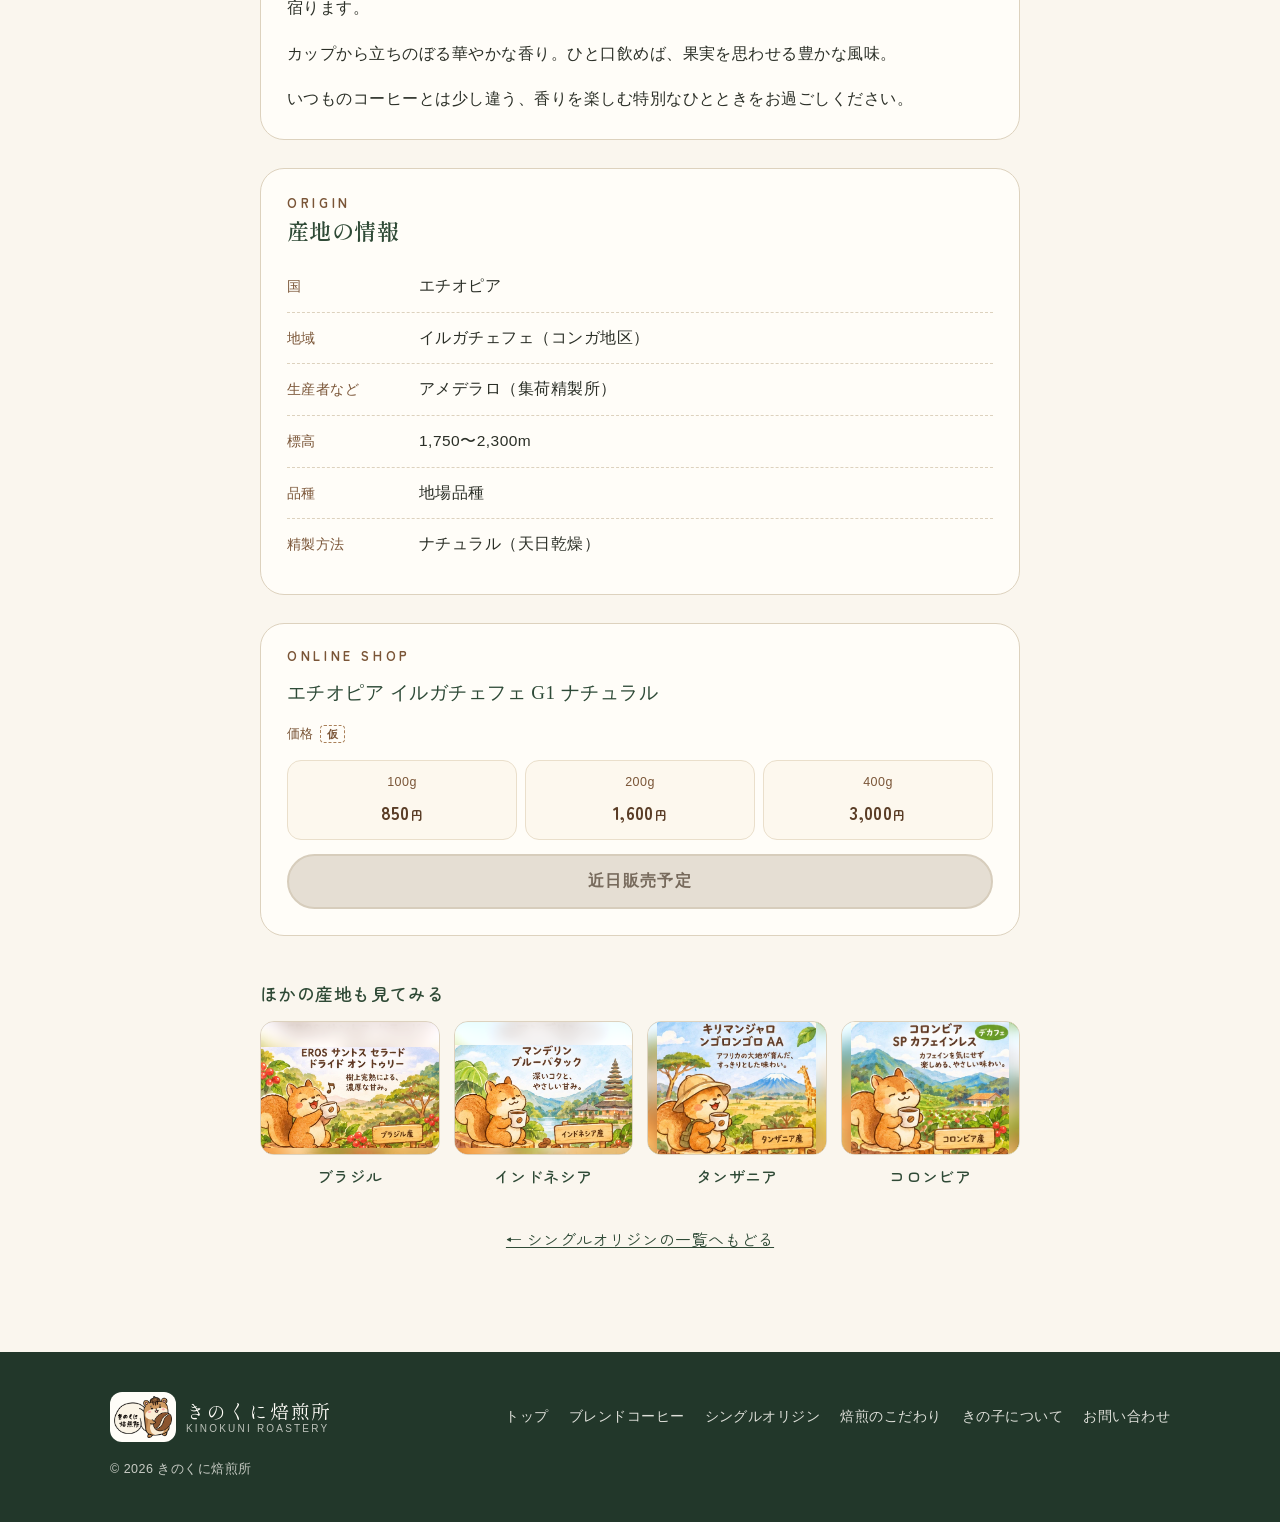
<file: origin-ethiopia.html>
<!DOCTYPE html>
<html lang="ja">
<head>
<meta charset="UTF-8">
<meta name="viewport" content="width=device-width, initial-scale=1, viewport-fit=cover">
<title>エチオピア｜シングルオリジン｜きのくに焙煎所</title>
<meta name="description" content="きのくに焙煎所のシングルオリジンコーヒー（エチオピア）の紹介です。焙煎度、こんな方におすすめ、産地の情報をまとめています。">
<link rel="icon" href="images/favicon.png" type="image/png">
<link rel="preconnect" href="https://fonts.googleapis.com">
<link rel="preconnect" href="https://fonts.gstatic.com" crossorigin>
<link rel="stylesheet" href="https://fonts.googleapis.com/css2?family=Shippori+Mincho+B1:wght@600&family=Zen+Maru+Gothic:wght@500&display=swap">
<link rel="stylesheet" href="css/style.css">
</head>
<body class="page-single">

<header class="site-header">
  <div class="inner header-inner">
    <a class="logo" href="index.html">
      <img src="images/squirrel.png" alt="" width="58" height="42">
      <span class="logo-text"><span class="logo-ja">きのくに焙煎所</span><span class="logo-en">KINOKUNI ROASTERY</span></span>
    </a>
    <a class="header-shop js-stores" href="#" target="_blank" rel="noopener"><span class="shop-long">オンライン</span>ショップ</a>
    <button class="menu-btn" type="button" id="menu-btn" aria-expanded="false" aria-controls="global-nav">
      <span class="menu-icon" aria-hidden="true"><i></i><i></i><i></i></span><span class="menu-label">メニュー</span>
    </button>
    <nav class="global-nav" id="global-nav" aria-label="サイトメニュー">
      <ul>
        <li><a href="index.html">トップ</a></li>
        <li><a href="index.html#about">焙煎所について</a></li>
        <li><a href="kinoko.html">きの子について</a></li>
        <li><a href="blend.html">ブレンド</a></li>
        <li><a href="single.html" aria-current="page">シングルオリジン</a></li>
        <li><a href="roast.html">焙煎のこだわり</a></li>
        <li><a href="contact.html">お問い合わせ</a></li>
      </ul>
    </nav>
  </div>
</header>

<main>
  <section class="page-hero origin-hero">
    <svg class="hero-canopy" viewBox="0 0 1200 140" preserveAspectRatio="none" aria-hidden="true">
      <g fill="#22372A"><circle cx="40" cy="10" r="80"/><circle cx="160" cy="-20" r="90"/><circle cx="290" cy="20" r="66"/><circle cx="410" cy="-20" r="84"/><circle cx="540" cy="10" r="60"/><circle cx="660" cy="-30" r="90"/><circle cx="790" cy="15" r="70"/><circle cx="910" cy="-15" r="86"/><circle cx="1030" cy="20" r="64"/><circle cx="1140" cy="-10" r="88"/></g>
      <g fill="#3E5E45"><circle cx="220" cy="40" r="34"/><circle cx="600" cy="44" r="30"/><circle cx="850" cy="52" r="32"/><circle cx="1080" cy="44" r="28"/></g>
    </svg>
    <div class="inner page-hero-inner">
      <nav class="breadcrumb" aria-label="現在の位置"><a href="index.html">トップ</a><span aria-hidden="true">›</span><a href="single.html">シングルオリジン</a><span aria-hidden="true">›</span><span>エチオピア</span></nav>
      <div class="page-hero-text">
        <p class="section-en">Single Origin</p>
        <h1 class="page-title">エチオピア</h1>
        <p class="page-catch"><span class="nowrap-chunk">コーヒー発祥の地から届く、</span><span class="nowrap-chunk">華やかな香りの贈りもの。</span></p>
      </div>
    </div>
  </section>

  <section class="section so-detail-section">
    <div class="inner">
      <div id="so-detail" data-slug="ethiopia"></div>
      <div class="so-others">
        <h2 class="so-others-title">ほかの産地も見てみる</h2>
        <ul id="so-others"></ul>
      </div>
      <p class="so-back"><a href="single.html">← シングルオリジンの一覧へもどる</a></p>
    </div>
  </section>
</main>

<footer class="site-footer">
  <div class="inner footer-inner">
    <a class="logo logo-light" href="index.html">
      <img src="images/squirrel.png" alt="" width="40" height="40" loading="lazy">
      <span class="logo-text"><span class="logo-ja">きのくに焙煎所</span><span class="logo-en">KINOKUNI ROASTERY</span></span>
    </a>
    <nav class="footer-nav" aria-label="フッターメニュー"><a href="index.html">トップ</a><a href="blend.html">ブレンドコーヒー</a><a href="single.html">シングルオリジン</a><a href="roast.html">焙煎のこだわり</a><a href="kinoko.html">きの子について</a><a href="contact.html">お問い合わせ</a></nav>
    <p class="copyright">© <span id="year">2026</span> きのくに焙煎所</p>
  </div>
</footer>

<script src="js/products.js"></script>
<script src="js/main.js"></script>
</body>
</html>
</file>
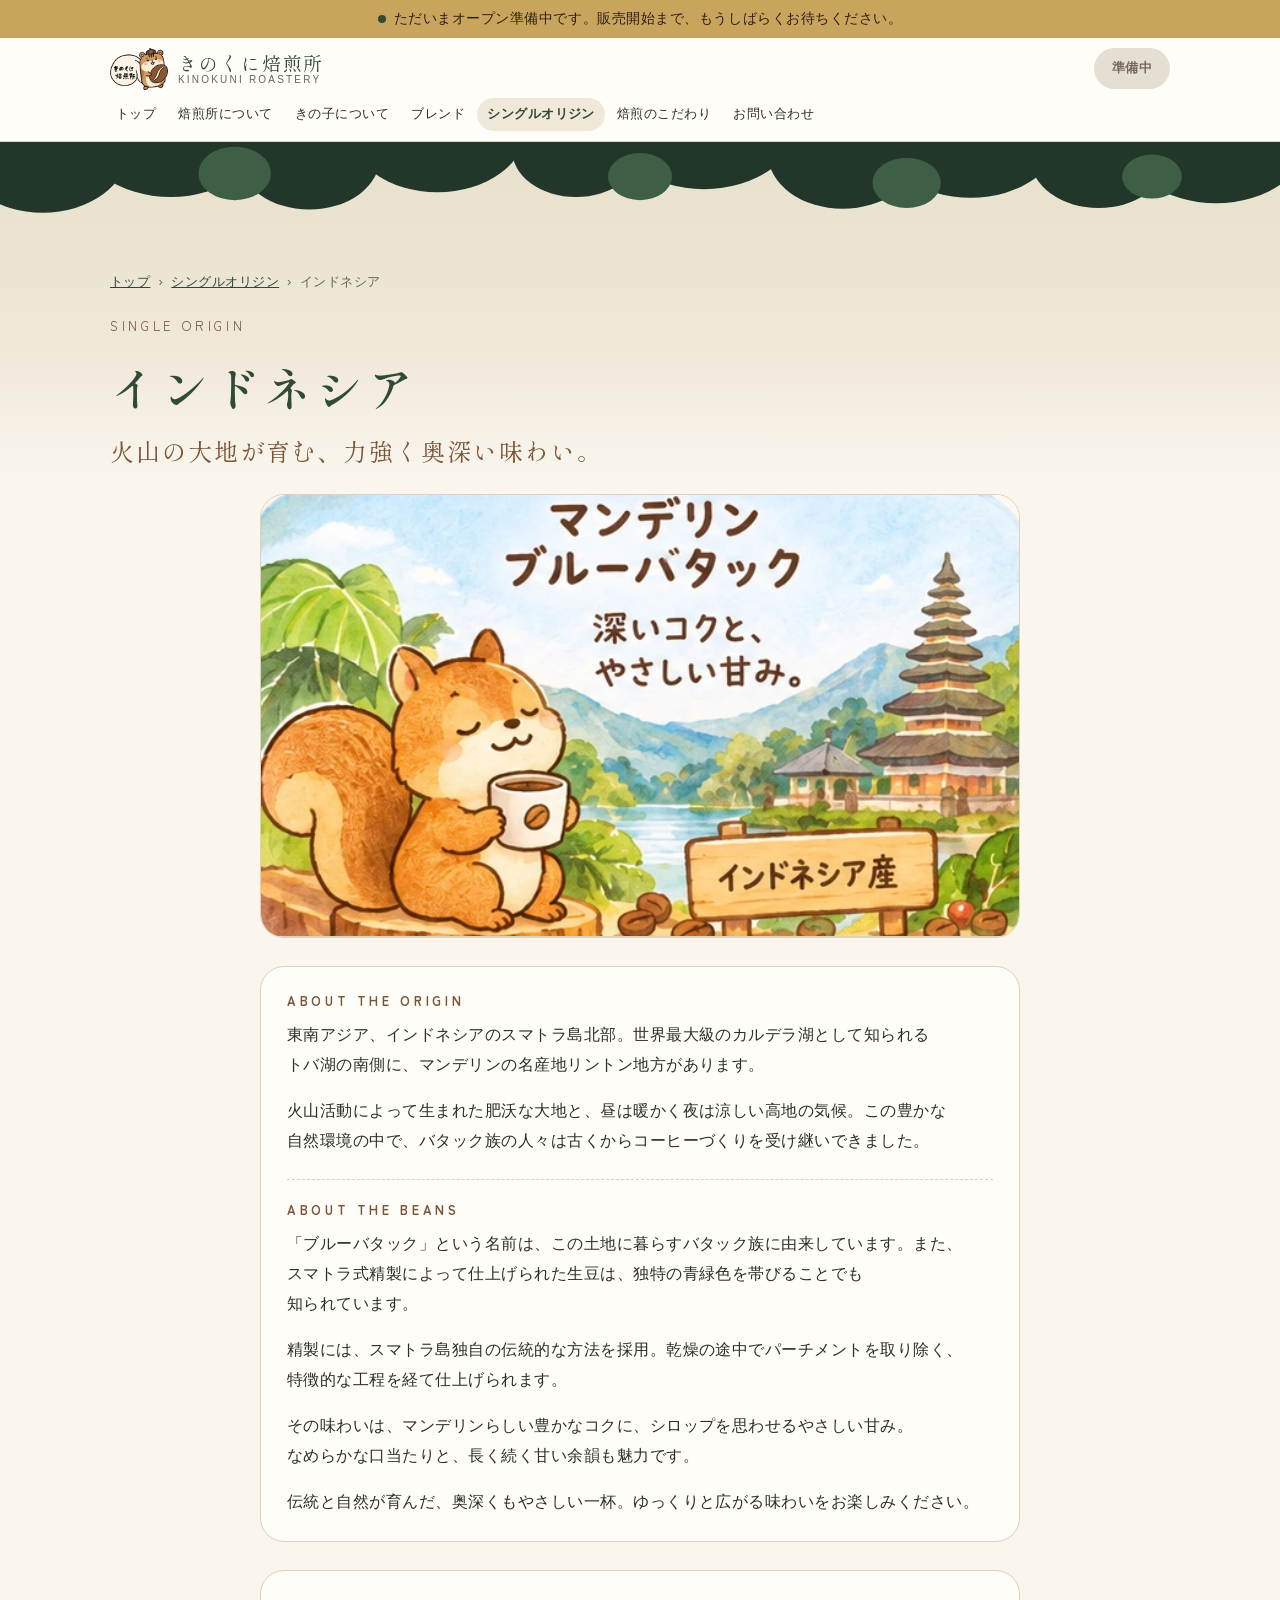
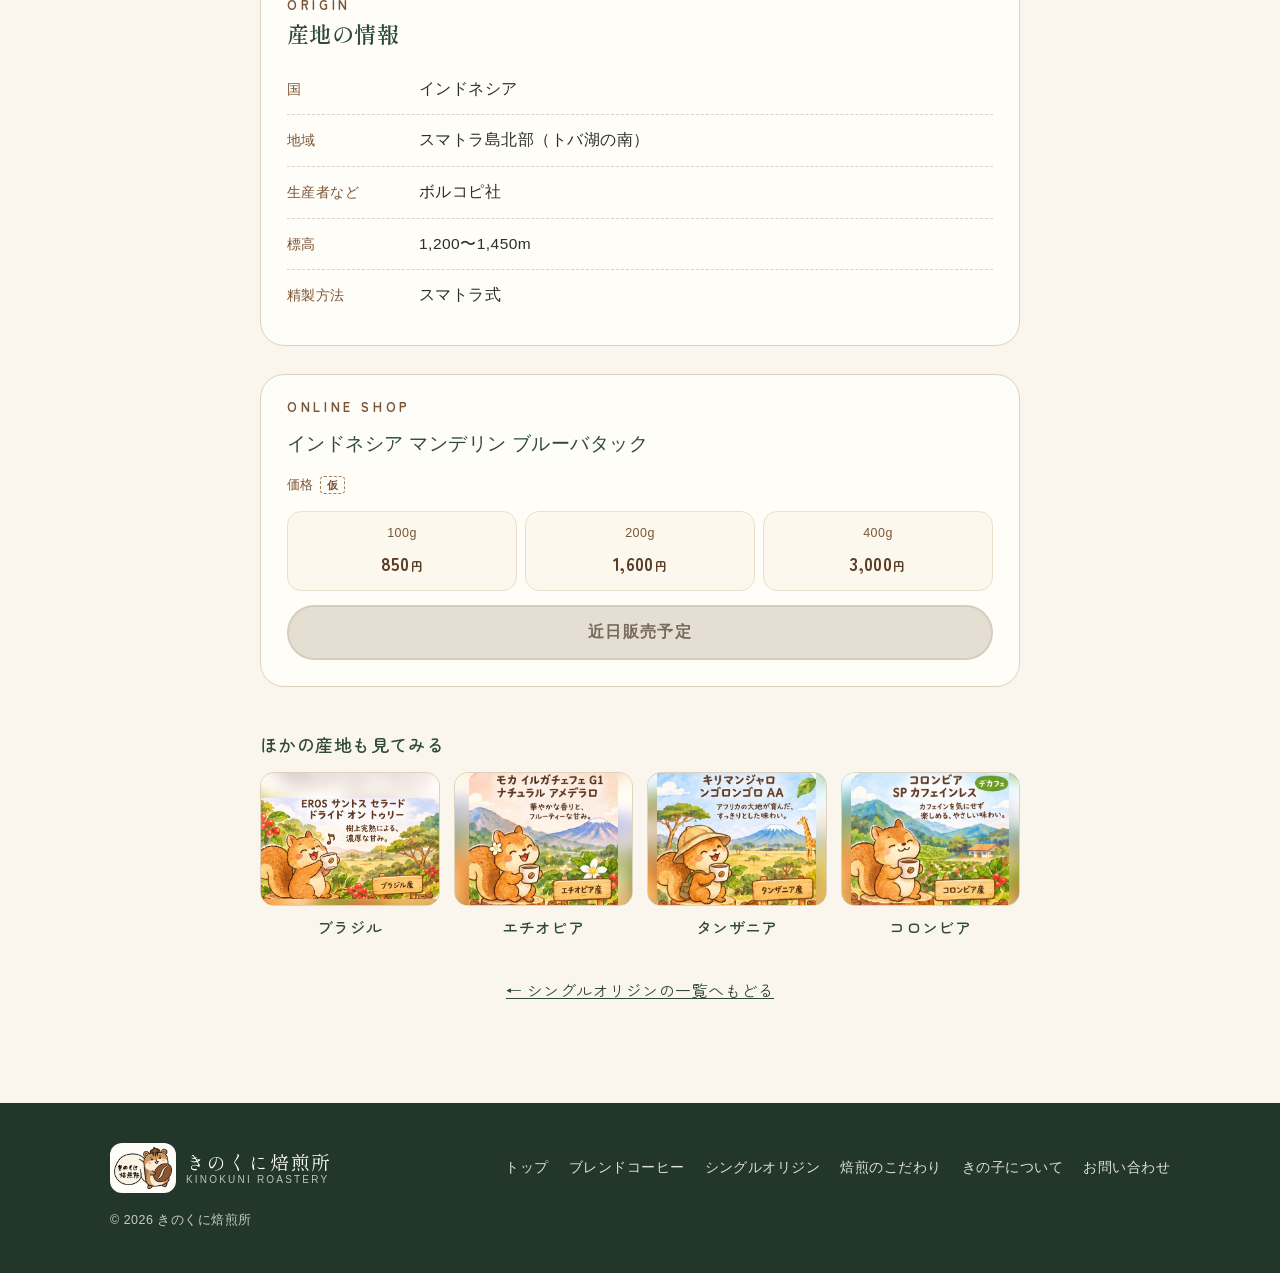
<file: origin-indonesia.html>
<!DOCTYPE html>
<html lang="ja">
<head>
<meta charset="UTF-8">
<meta name="viewport" content="width=device-width, initial-scale=1, viewport-fit=cover">
<title>インドネシア｜シングルオリジン｜きのくに焙煎所</title>
<meta name="description" content="きのくに焙煎所のシングルオリジンコーヒー（インドネシア）の紹介です。焙煎度、こんな方におすすめ、産地の情報をまとめています。">
<link rel="icon" href="images/favicon.png" type="image/png">
<link rel="preconnect" href="https://fonts.googleapis.com">
<link rel="preconnect" href="https://fonts.gstatic.com" crossorigin>
<link rel="stylesheet" href="https://fonts.googleapis.com/css2?family=Shippori+Mincho+B1:wght@600&family=Zen+Maru+Gothic:wght@500&display=swap">
<link rel="stylesheet" href="css/style.css">
</head>
<body class="page-single">

<header class="site-header">
  <div class="inner header-inner">
    <a class="logo" href="index.html">
      <img src="images/squirrel.png" alt="" width="58" height="42">
      <span class="logo-text"><span class="logo-ja">きのくに焙煎所</span><span class="logo-en">KINOKUNI ROASTERY</span></span>
    </a>
    <a class="header-shop js-stores" href="#" target="_blank" rel="noopener"><span class="shop-long">オンライン</span>ショップ</a>
    <button class="menu-btn" type="button" id="menu-btn" aria-expanded="false" aria-controls="global-nav">
      <span class="menu-icon" aria-hidden="true"><i></i><i></i><i></i></span><span class="menu-label">メニュー</span>
    </button>
    <nav class="global-nav" id="global-nav" aria-label="サイトメニュー">
      <ul>
        <li><a href="index.html">トップ</a></li>
        <li><a href="index.html#about">焙煎所について</a></li>
        <li><a href="kinoko.html">きの子について</a></li>
        <li><a href="blend.html">ブレンド</a></li>
        <li><a href="single.html" aria-current="page">シングルオリジン</a></li>
        <li><a href="roast.html">焙煎のこだわり</a></li>
        <li><a href="contact.html">お問い合わせ</a></li>
      </ul>
    </nav>
  </div>
</header>

<main>
  <section class="page-hero origin-hero">
    <svg class="hero-canopy" viewBox="0 0 1200 140" preserveAspectRatio="none" aria-hidden="true">
      <g fill="#22372A"><circle cx="40" cy="10" r="80"/><circle cx="160" cy="-20" r="90"/><circle cx="290" cy="20" r="66"/><circle cx="410" cy="-20" r="84"/><circle cx="540" cy="10" r="60"/><circle cx="660" cy="-30" r="90"/><circle cx="790" cy="15" r="70"/><circle cx="910" cy="-15" r="86"/><circle cx="1030" cy="20" r="64"/><circle cx="1140" cy="-10" r="88"/></g>
      <g fill="#3E5E45"><circle cx="220" cy="40" r="34"/><circle cx="600" cy="44" r="30"/><circle cx="850" cy="52" r="32"/><circle cx="1080" cy="44" r="28"/></g>
    </svg>
    <div class="inner page-hero-inner">
      <nav class="breadcrumb" aria-label="現在の位置"><a href="index.html">トップ</a><span aria-hidden="true">›</span><a href="single.html">シングルオリジン</a><span aria-hidden="true">›</span><span>インドネシア</span></nav>
      <div class="page-hero-text">
        <p class="section-en">Single Origin</p>
        <h1 class="page-title">インドネシア</h1>
        <p class="page-catch"><span class="nowrap-chunk">火山の大地が育む、</span><span class="nowrap-chunk">力強く奥深い味わい。</span></p>
      </div>
    </div>
  </section>

  <section class="section so-detail-section">
    <div class="inner">
      <div id="so-detail" data-slug="indonesia"></div>
      <div class="so-others">
        <h2 class="so-others-title">ほかの産地も見てみる</h2>
        <ul id="so-others"></ul>
      </div>
      <p class="so-back"><a href="single.html">← シングルオリジンの一覧へもどる</a></p>
    </div>
  </section>
</main>

<footer class="site-footer">
  <div class="inner footer-inner">
    <a class="logo logo-light" href="index.html">
      <img src="images/squirrel.png" alt="" width="40" height="40" loading="lazy">
      <span class="logo-text"><span class="logo-ja">きのくに焙煎所</span><span class="logo-en">KINOKUNI ROASTERY</span></span>
    </a>
    <nav class="footer-nav" aria-label="フッターメニュー"><a href="index.html">トップ</a><a href="blend.html">ブレンドコーヒー</a><a href="single.html">シングルオリジン</a><a href="roast.html">焙煎のこだわり</a><a href="kinoko.html">きの子について</a><a href="contact.html">お問い合わせ</a></nav>
    <p class="copyright">© <span id="year">2026</span> きのくに焙煎所</p>
  </div>
</footer>

<script src="js/products.js"></script>
<script src="js/main.js"></script>
</body>
</html>
</file>
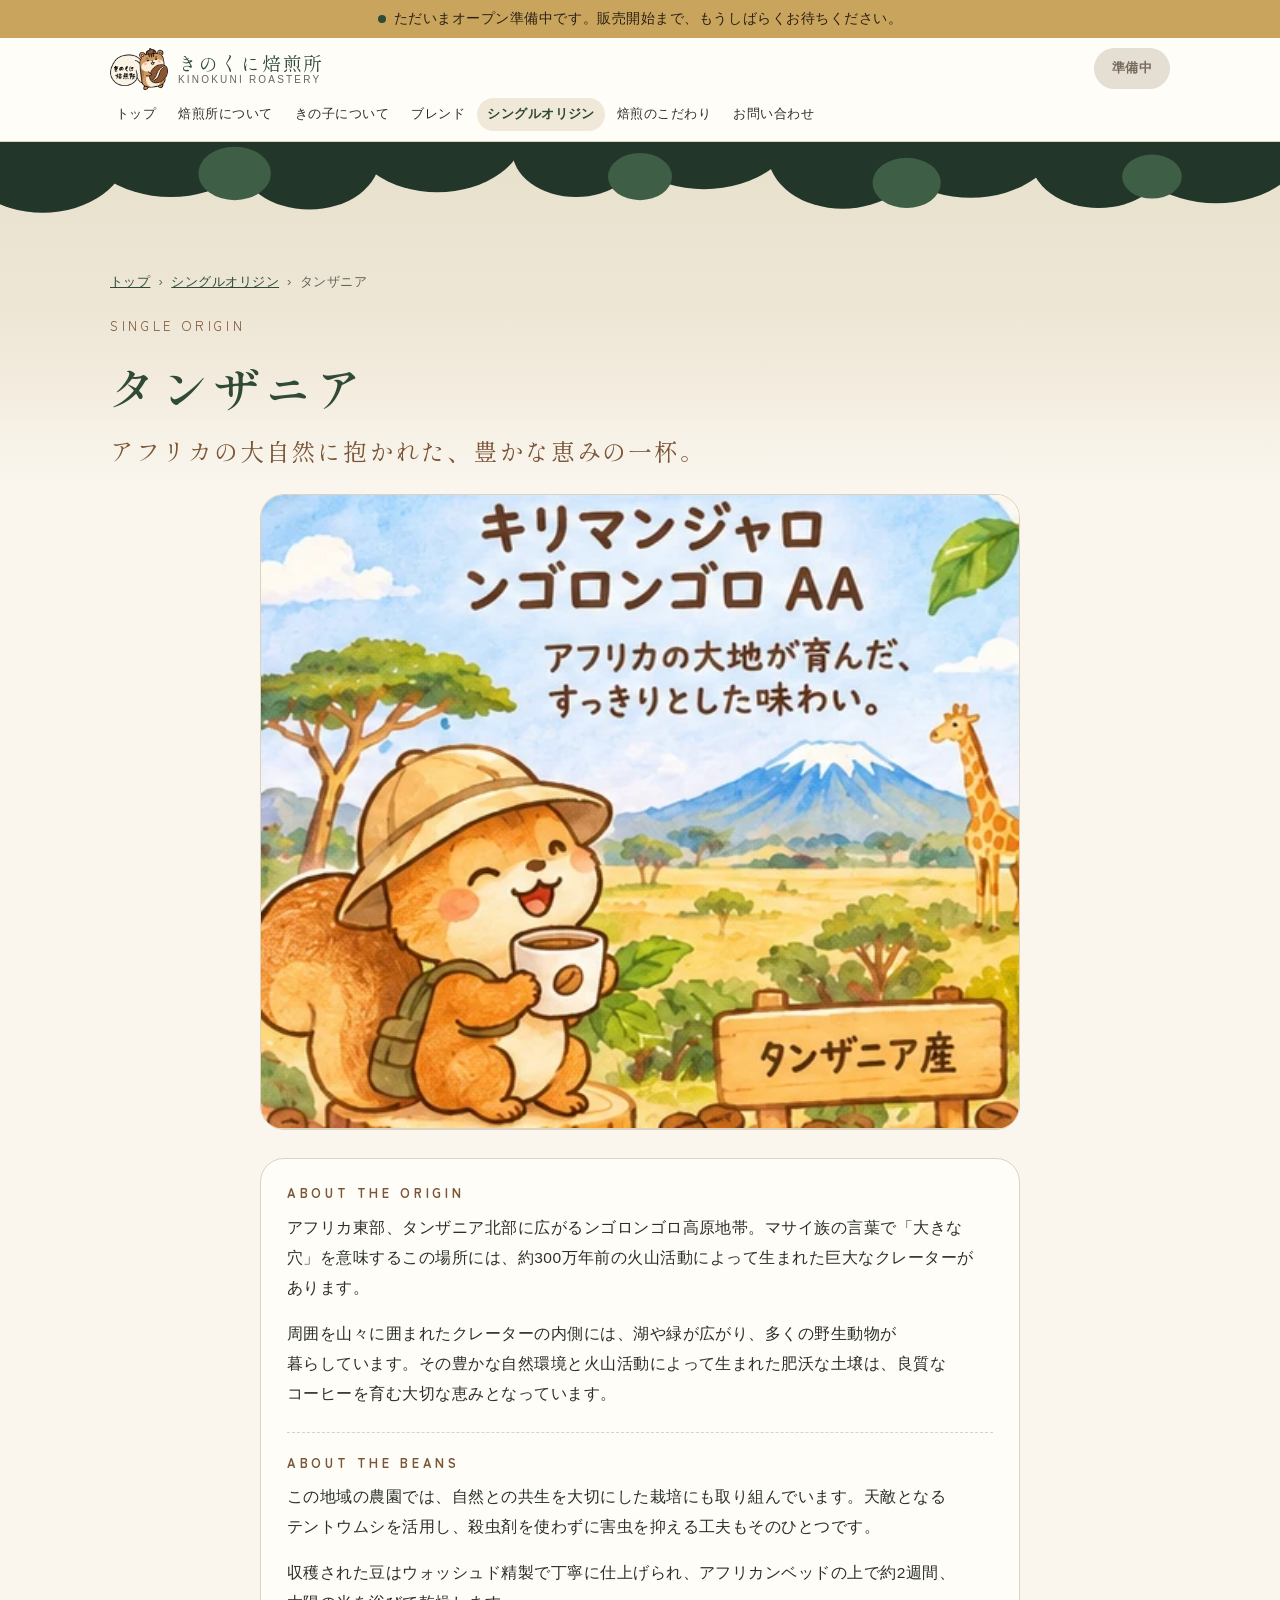
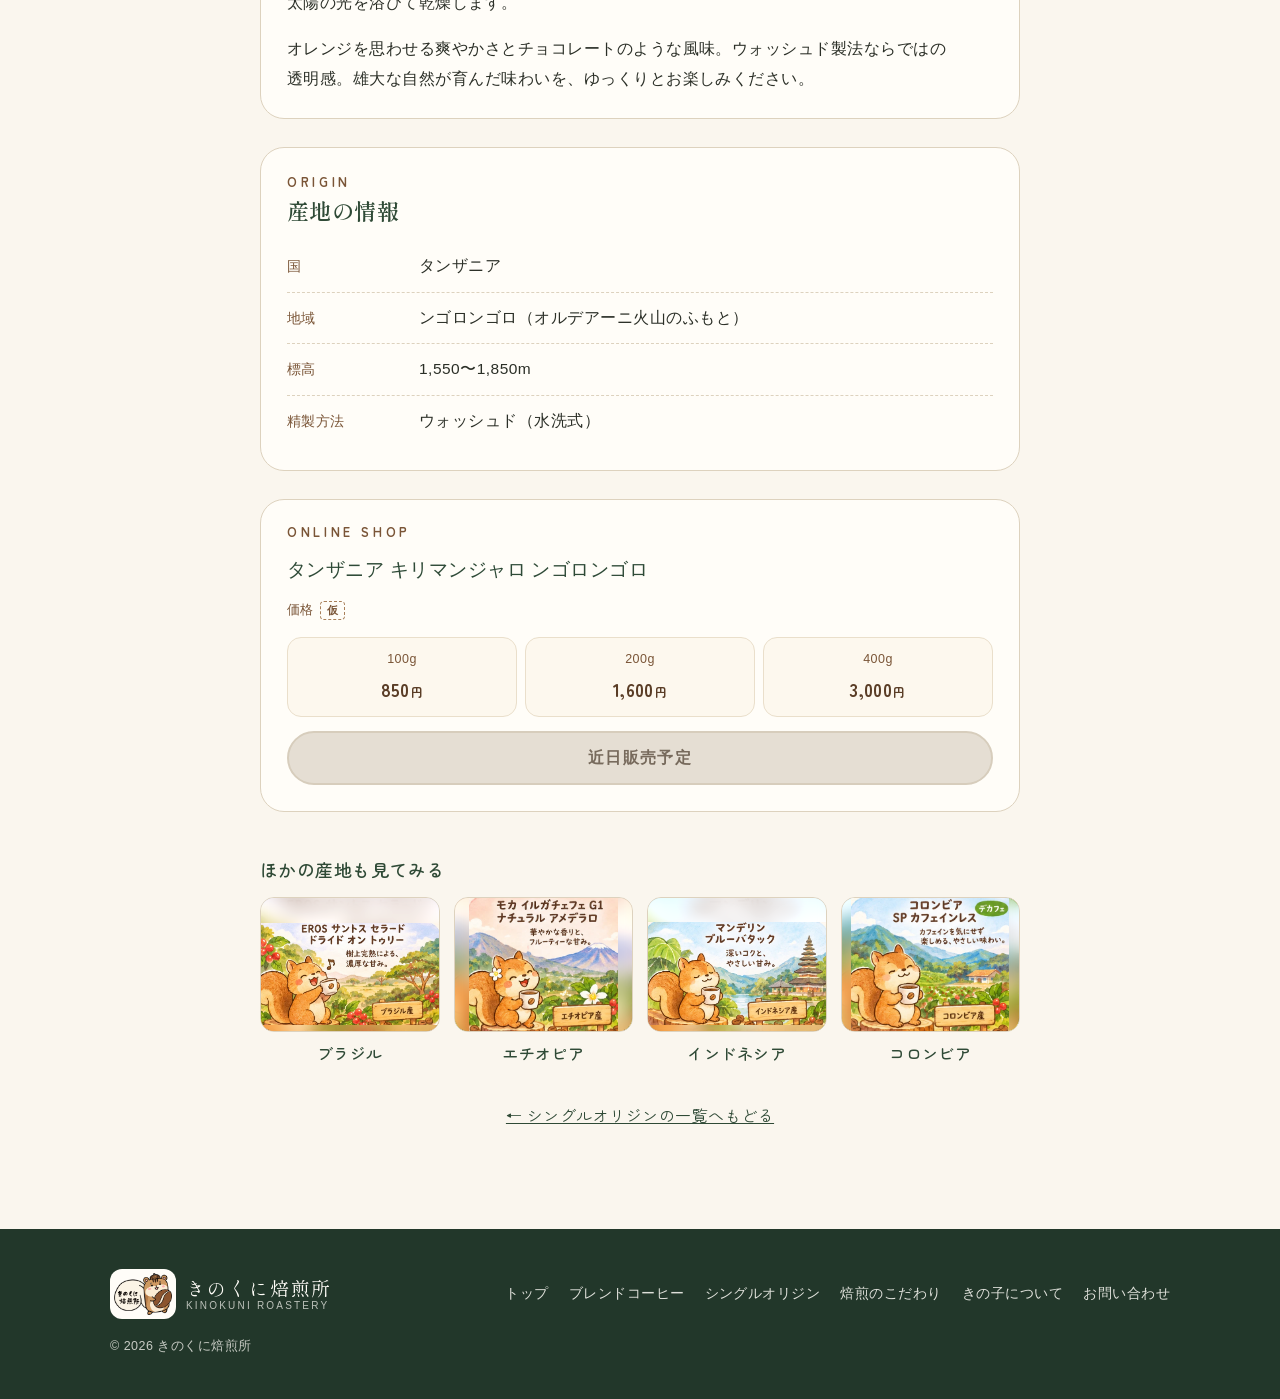
<file: origin-tanzania.html>
<!DOCTYPE html>
<html lang="ja">
<head>
<meta charset="UTF-8">
<meta name="viewport" content="width=device-width, initial-scale=1, viewport-fit=cover">
<title>タンザニア｜シングルオリジン｜きのくに焙煎所</title>
<meta name="description" content="きのくに焙煎所のシングルオリジンコーヒー（タンザニア）の紹介です。焙煎度、こんな方におすすめ、産地の情報をまとめています。">
<link rel="icon" href="images/favicon.png" type="image/png">
<link rel="preconnect" href="https://fonts.googleapis.com">
<link rel="preconnect" href="https://fonts.gstatic.com" crossorigin>
<link rel="stylesheet" href="https://fonts.googleapis.com/css2?family=Shippori+Mincho+B1:wght@600&family=Zen+Maru+Gothic:wght@500&display=swap">
<link rel="stylesheet" href="css/style.css">
</head>
<body class="page-single">

<header class="site-header">
  <div class="inner header-inner">
    <a class="logo" href="index.html">
      <img src="images/squirrel.png" alt="" width="58" height="42">
      <span class="logo-text"><span class="logo-ja">きのくに焙煎所</span><span class="logo-en">KINOKUNI ROASTERY</span></span>
    </a>
    <a class="header-shop js-stores" href="#" target="_blank" rel="noopener"><span class="shop-long">オンライン</span>ショップ</a>
    <button class="menu-btn" type="button" id="menu-btn" aria-expanded="false" aria-controls="global-nav">
      <span class="menu-icon" aria-hidden="true"><i></i><i></i><i></i></span><span class="menu-label">メニュー</span>
    </button>
    <nav class="global-nav" id="global-nav" aria-label="サイトメニュー">
      <ul>
        <li><a href="index.html">トップ</a></li>
        <li><a href="index.html#about">焙煎所について</a></li>
        <li><a href="kinoko.html">きの子について</a></li>
        <li><a href="blend.html">ブレンド</a></li>
        <li><a href="single.html" aria-current="page">シングルオリジン</a></li>
        <li><a href="roast.html">焙煎のこだわり</a></li>
        <li><a href="contact.html">お問い合わせ</a></li>
      </ul>
    </nav>
  </div>
</header>

<main>
  <section class="page-hero origin-hero">
    <svg class="hero-canopy" viewBox="0 0 1200 140" preserveAspectRatio="none" aria-hidden="true">
      <g fill="#22372A"><circle cx="40" cy="10" r="80"/><circle cx="160" cy="-20" r="90"/><circle cx="290" cy="20" r="66"/><circle cx="410" cy="-20" r="84"/><circle cx="540" cy="10" r="60"/><circle cx="660" cy="-30" r="90"/><circle cx="790" cy="15" r="70"/><circle cx="910" cy="-15" r="86"/><circle cx="1030" cy="20" r="64"/><circle cx="1140" cy="-10" r="88"/></g>
      <g fill="#3E5E45"><circle cx="220" cy="40" r="34"/><circle cx="600" cy="44" r="30"/><circle cx="850" cy="52" r="32"/><circle cx="1080" cy="44" r="28"/></g>
    </svg>
    <div class="inner page-hero-inner">
      <nav class="breadcrumb" aria-label="現在の位置"><a href="index.html">トップ</a><span aria-hidden="true">›</span><a href="single.html">シングルオリジン</a><span aria-hidden="true">›</span><span>タンザニア</span></nav>
      <div class="page-hero-text">
        <p class="section-en">Single Origin</p>
        <h1 class="page-title">タンザニア</h1>
        <p class="page-catch"><span class="nowrap-chunk">アフリカの大自然に抱かれた、</span><span class="nowrap-chunk">豊かな恵みの一杯。</span></p>
      </div>
    </div>
  </section>

  <section class="section so-detail-section">
    <div class="inner">
      <div id="so-detail" data-slug="tanzania"></div>
      <div class="so-others">
        <h2 class="so-others-title">ほかの産地も見てみる</h2>
        <ul id="so-others"></ul>
      </div>
      <p class="so-back"><a href="single.html">← シングルオリジンの一覧へもどる</a></p>
    </div>
  </section>
</main>

<footer class="site-footer">
  <div class="inner footer-inner">
    <a class="logo logo-light" href="index.html">
      <img src="images/squirrel.png" alt="" width="40" height="40" loading="lazy">
      <span class="logo-text"><span class="logo-ja">きのくに焙煎所</span><span class="logo-en">KINOKUNI ROASTERY</span></span>
    </a>
    <nav class="footer-nav" aria-label="フッターメニュー"><a href="index.html">トップ</a><a href="blend.html">ブレンドコーヒー</a><a href="single.html">シングルオリジン</a><a href="roast.html">焙煎のこだわり</a><a href="kinoko.html">きの子について</a><a href="contact.html">お問い合わせ</a></nav>
    <p class="copyright">© <span id="year">2026</span> きのくに焙煎所</p>
  </div>
</footer>

<script src="js/products.js"></script>
<script src="js/main.js"></script>
</body>
</html>
</file>
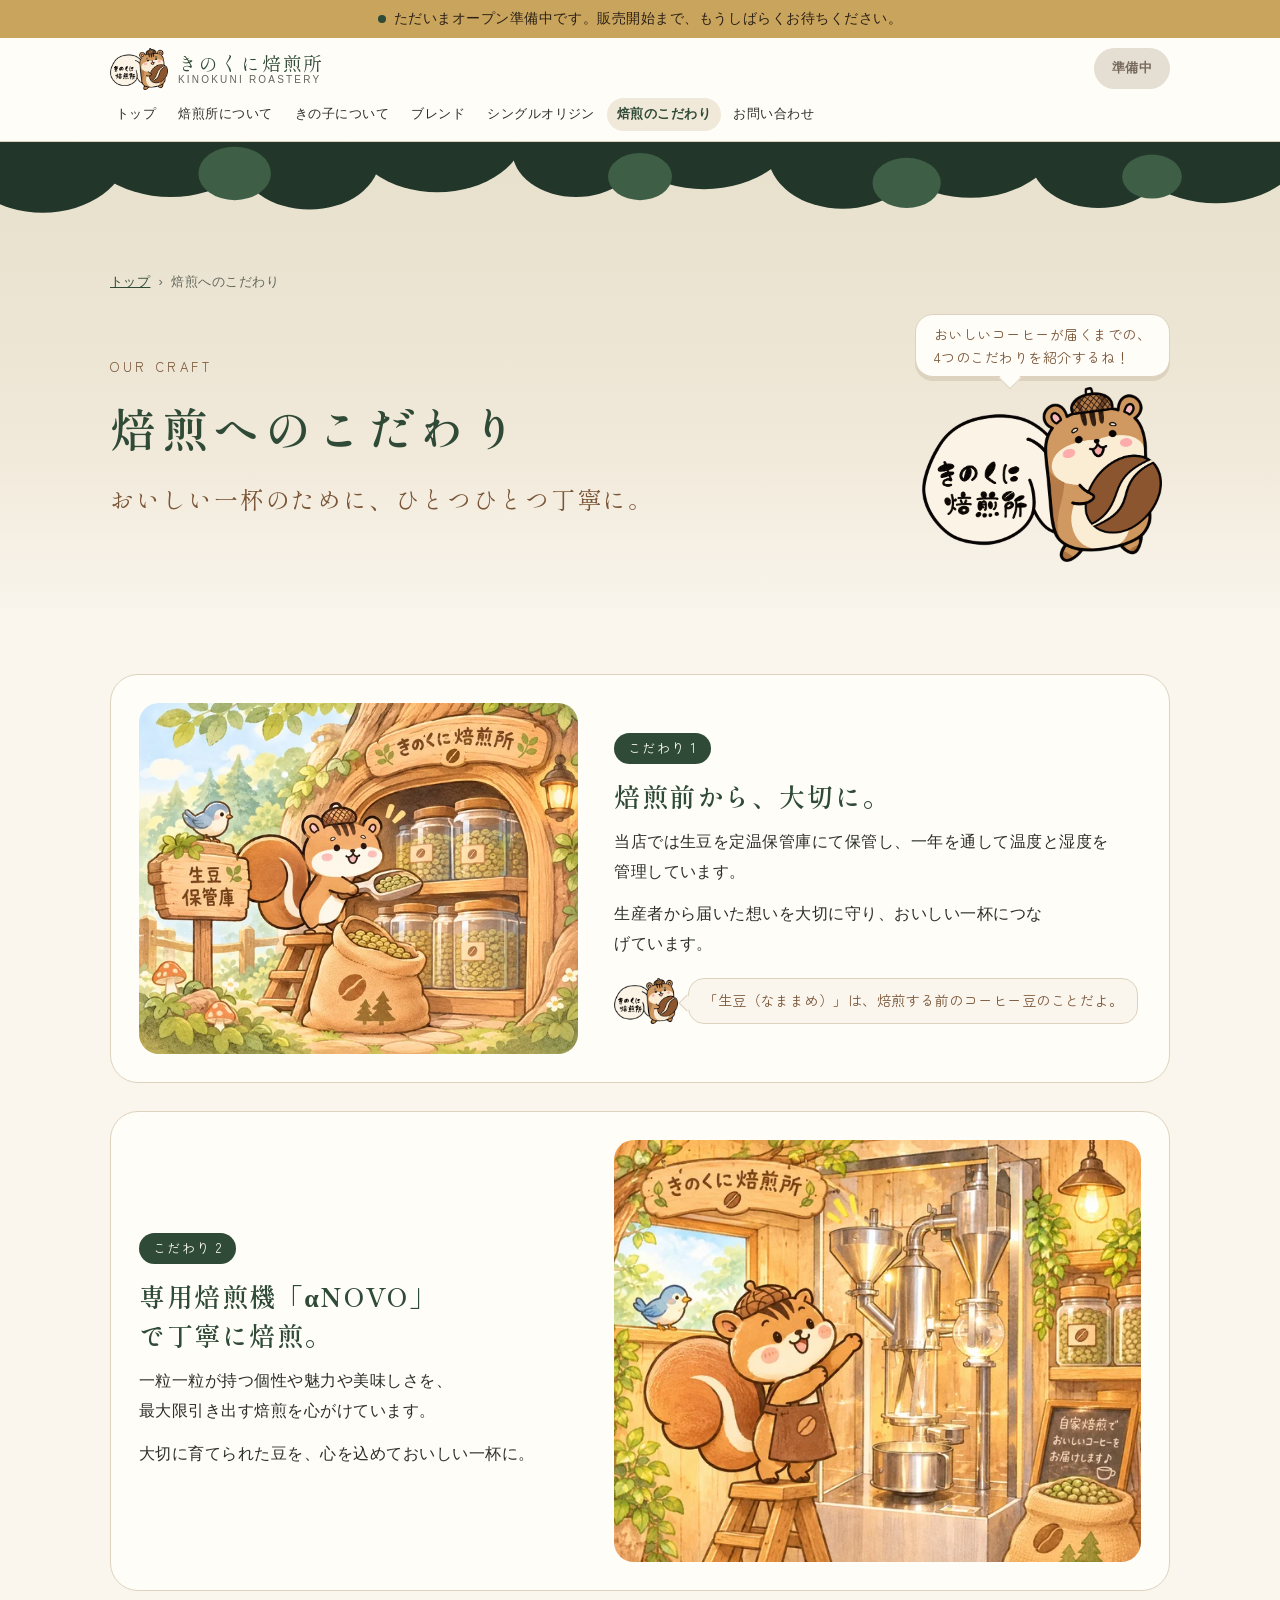
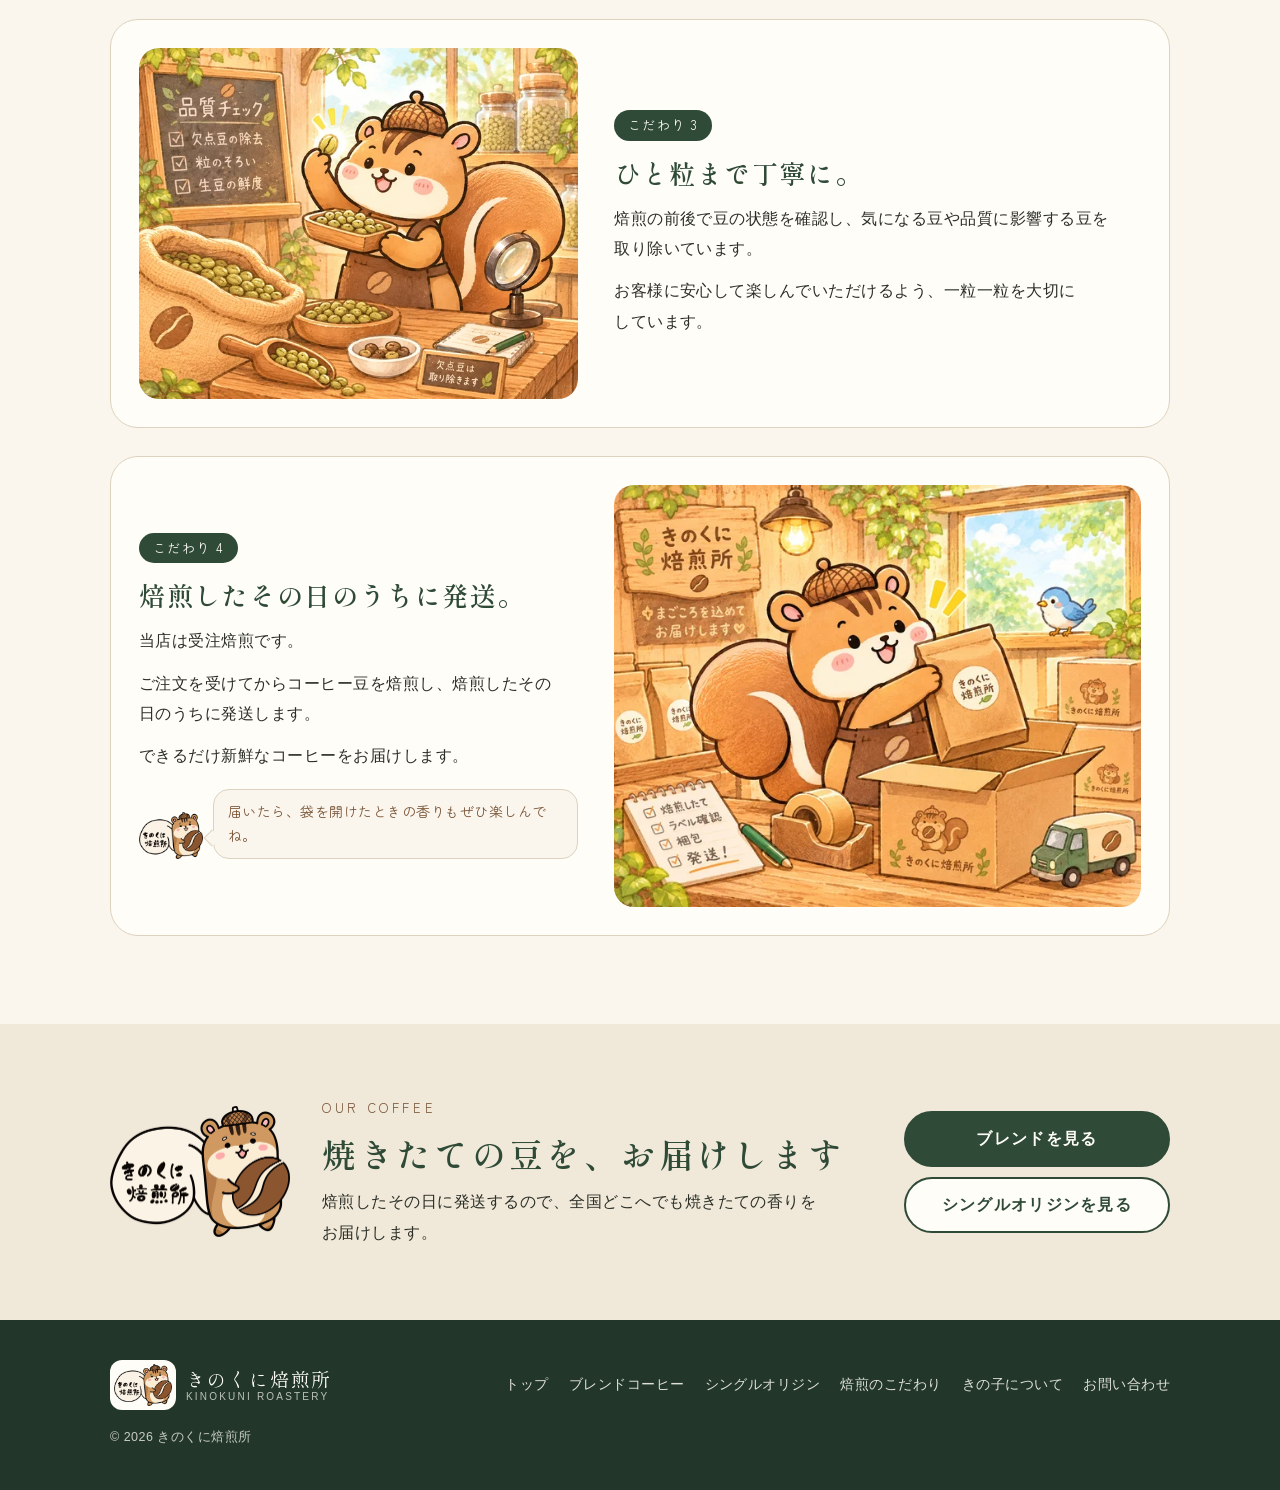
<file: roast.html>
<!DOCTYPE html>
<html lang="ja">
<head>
<meta charset="UTF-8">
<meta name="viewport" content="width=device-width, initial-scale=1, viewport-fit=cover">
<title>焙煎へのこだわり｜きのくに焙煎所</title>
<meta name="description" content="きのくに焙煎所の焙煎へのこだわり。生豆の保管から、専用焙煎機での焙煎、ハンドピック、出来立て発送まで。">
<link rel="icon" href="images/favicon.png" type="image/png">
<link rel="preconnect" href="https://fonts.googleapis.com">
<link rel="preconnect" href="https://fonts.gstatic.com" crossorigin>
<link rel="stylesheet" href="https://fonts.googleapis.com/css2?family=Shippori+Mincho+B1:wght@600&family=Zen+Maru+Gothic:wght@500&display=swap">
<link rel="stylesheet" href="css/style.css">
</head>
<body class="page-roast">

<header class="site-header">
  <div class="inner header-inner">
    <a class="logo" href="index.html">
      <img src="images/squirrel.png" alt="" width="58" height="42">
      <span class="logo-text"><span class="logo-ja">きのくに焙煎所</span><span class="logo-en">KINOKUNI ROASTERY</span></span>
    </a>
    <a class="header-shop js-stores" href="#" target="_blank" rel="noopener"><span class="shop-long">オンライン</span>ショップ</a>
    <button class="menu-btn" type="button" id="menu-btn" aria-expanded="false" aria-controls="global-nav">
      <span class="menu-icon" aria-hidden="true"><i></i><i></i><i></i></span><span class="menu-label">メニュー</span>
    </button>
    <nav class="global-nav" id="global-nav" aria-label="サイトメニュー">
      <ul>
        <li><a href="index.html">トップ</a></li>
        <li><a href="index.html#about">焙煎所について</a></li>
        <li><a href="kinoko.html">きの子について</a></li>
        <li><a href="blend.html">ブレンド</a></li>
        <li><a href="single.html">シングルオリジン</a></li>
        <li><a href="roast.html" aria-current="page">焙煎のこだわり</a></li>
        <li><a href="contact.html">お問い合わせ</a></li>
      </ul>
    </nav>
  </div>
</header>

<main>
  <!-- ページタイトル -->
  <section class="page-hero">
    <svg class="hero-canopy" viewBox="0 0 1200 140" preserveAspectRatio="none" aria-hidden="true">
      <g fill="#22372A"><circle cx="40" cy="10" r="80"/><circle cx="160" cy="-20" r="90"/><circle cx="290" cy="20" r="66"/><circle cx="410" cy="-20" r="84"/><circle cx="540" cy="10" r="60"/><circle cx="660" cy="-30" r="90"/><circle cx="790" cy="15" r="70"/><circle cx="910" cy="-15" r="86"/><circle cx="1030" cy="20" r="64"/><circle cx="1140" cy="-10" r="88"/></g>
      <g fill="#3E5E45"><circle cx="220" cy="40" r="34"/><circle cx="600" cy="44" r="30"/><circle cx="850" cy="52" r="32"/><circle cx="1080" cy="44" r="28"/></g>
    </svg>
    <div class="inner page-hero-inner">
      <nav class="breadcrumb" aria-label="現在の位置"><a href="index.html">トップ</a><span aria-hidden="true">›</span><span>焙煎へのこだわり</span></nav>
      <div class="page-hero-body">
        <div class="page-hero-text">
          <p class="section-en">Our Craft</p>
          <h1 class="page-title"><span class="nobr">焙煎への</span><span class="nobr">こだわり</span></h1>
          <p class="page-catch"><span class="nobr">おいしい一杯のために、</span><span class="nobr">ひとつひとつ丁寧に。</span></p>
        </div>
        <div class="rc-hero-guide">
          <p class="hero-bubble">おいしいコーヒーが届くまでの、<br>4つのこだわりを紹介するね！</p>
          <img class="page-hero-squirrel" src="images/squirrel.png" alt="" width="260" height="190">
        </div>
      </div>
    </div>
  </section>

  <!-- 4つのこだわり -->
  <section id="roast" class="section rc-section">
    <div class="inner">
      <ol class="rc-steps">
        <li class="rc-step">
          <div class="rc-art has-img"><img src="images/roast/storage.webp" alt="生豆保管庫で、きの子が生豆をすくっているイラスト" width="640" height="512" loading="lazy"></div>
          <div class="rc-body">
            <p class="rc-no">こだわり 1</p>
            <h2 class="rc-title">焙煎前から、大切に。</h2>
            <p>当店では生豆を定温保管庫にて保管し、一年を通して温度と湿度を管理しています。</p>
            <p>生産者から届いた想いを大切に守り、おいしい一杯につなげています。</p>
            <div class="rc-tip"><img src="images/squirrel.png" alt="" width="72" height="52" loading="lazy"><p>「生豆（なままめ）」は、焙煎する前のコーヒー豆のことだよ。</p></div>
          </div>
        </li>
        <li class="rc-step">
          <div class="rc-art has-img"><img src="images/roast/roaster.webp" alt="焙煎機αNOVOの前で、きの子が手をあげているイラスト" width="640" height="512" loading="lazy"></div>
          <div class="rc-body">
            <p class="rc-no">こだわり 2</p>
            <h2 class="rc-title">専用焙煎機「αNOVO」で丁寧に焙煎。</h2>
            <p>一粒一粒が持つ個性や魅力や美味しさを、最大限引き出す焙煎を心がけています。</p>
            <p>大切に育てられた豆を、心を込めておいしい一杯に。</p>
          </div>
        </li>
        <li class="rc-step">
          <div class="rc-art has-img"><img src="images/roast/sorting.webp" alt="きの子が生豆をひと粒ずつ確かめているイラスト" width="640" height="512" loading="lazy"></div>
          <div class="rc-body">
            <p class="rc-no">こだわり 3</p>
            <h2 class="rc-title">ひと粒まで丁寧に。</h2>
            <p>焙煎の前後で豆の状態を確認し、気になる豆や品質に影響する豆を取り除いています。</p>
            <p>お客様に安心して楽しんでいただけるよう、一粒一粒を大切にしています。</p>
          </div>
        </li>
        <li class="rc-step">
          <div class="rc-art has-img"><img src="images/roast/shipping.webp" alt="きの子がコーヒー豆の袋を箱につめているイラスト" width="640" height="512" loading="lazy"></div>
          <div class="rc-body">
            <p class="rc-no">こだわり 4</p>
            <h2 class="rc-title">焙煎したその日のうちに発送。</h2>
            <p>当店は受注焙煎です。</p>
            <p>ご注文を受けてからコーヒー豆を焙煎し、焙煎したその日のうちに発送します。</p>
            <p>できるだけ新鮮なコーヒーをお届けします。</p>
            <div class="rc-tip"><img src="images/squirrel.png" alt="" width="72" height="52" loading="lazy"><p>届いたら、袋を開けたときの香りもぜひ楽しんでね。</p></div>
          </div>
        </li>
      </ol>
    </div>
  </section>

  <!-- 商品への導線 -->
  <section class="section shop-band">
    <div class="inner shop-inner">
      <img class="shop-squirrel" src="images/squirrel.png" alt="" width="180" height="131" loading="lazy">
      <div class="shop-text">
        <p class="section-en">Our Coffee</p>
        <h2 class="section-title"><span class="nobr">焼きたての豆を、</span><span class="nobr">お届けします</span></h2>
        <p>焙煎したその日に発送するので、全国どこへでも焼きたての香りをお届けします。</p>
      </div>
      <div class="so-shop-btns">
        <a class="btn btn-primary btn-large" href="blend.html">ブレンドを見る</a>
        <a class="btn btn-ghost btn-large" href="single.html">シングルオリジンを見る</a>
      </div>
    </div>
  </section>
</main>

<footer class="site-footer">
  <div class="inner footer-inner">
    <a class="logo logo-light" href="index.html">
      <img src="images/squirrel.png" alt="" width="40" height="40" loading="lazy">
      <span class="logo-text"><span class="logo-ja">きのくに焙煎所</span><span class="logo-en">KINOKUNI ROASTERY</span></span>
    </a>
    <nav class="footer-nav" aria-label="フッターメニュー"><a href="index.html">トップ</a><a href="blend.html">ブレンドコーヒー</a><a href="single.html">シングルオリジン</a><a href="roast.html">焙煎のこだわり</a><a href="kinoko.html">きの子について</a><a href="contact.html">お問い合わせ</a></nav>
    <p class="copyright">© <span id="year">2026</span> きのくに焙煎所</p>
  </div>
</footer>

<script src="js/products.js"></script>
<script src="js/main.js"></script>
</body>
</html>
</file>
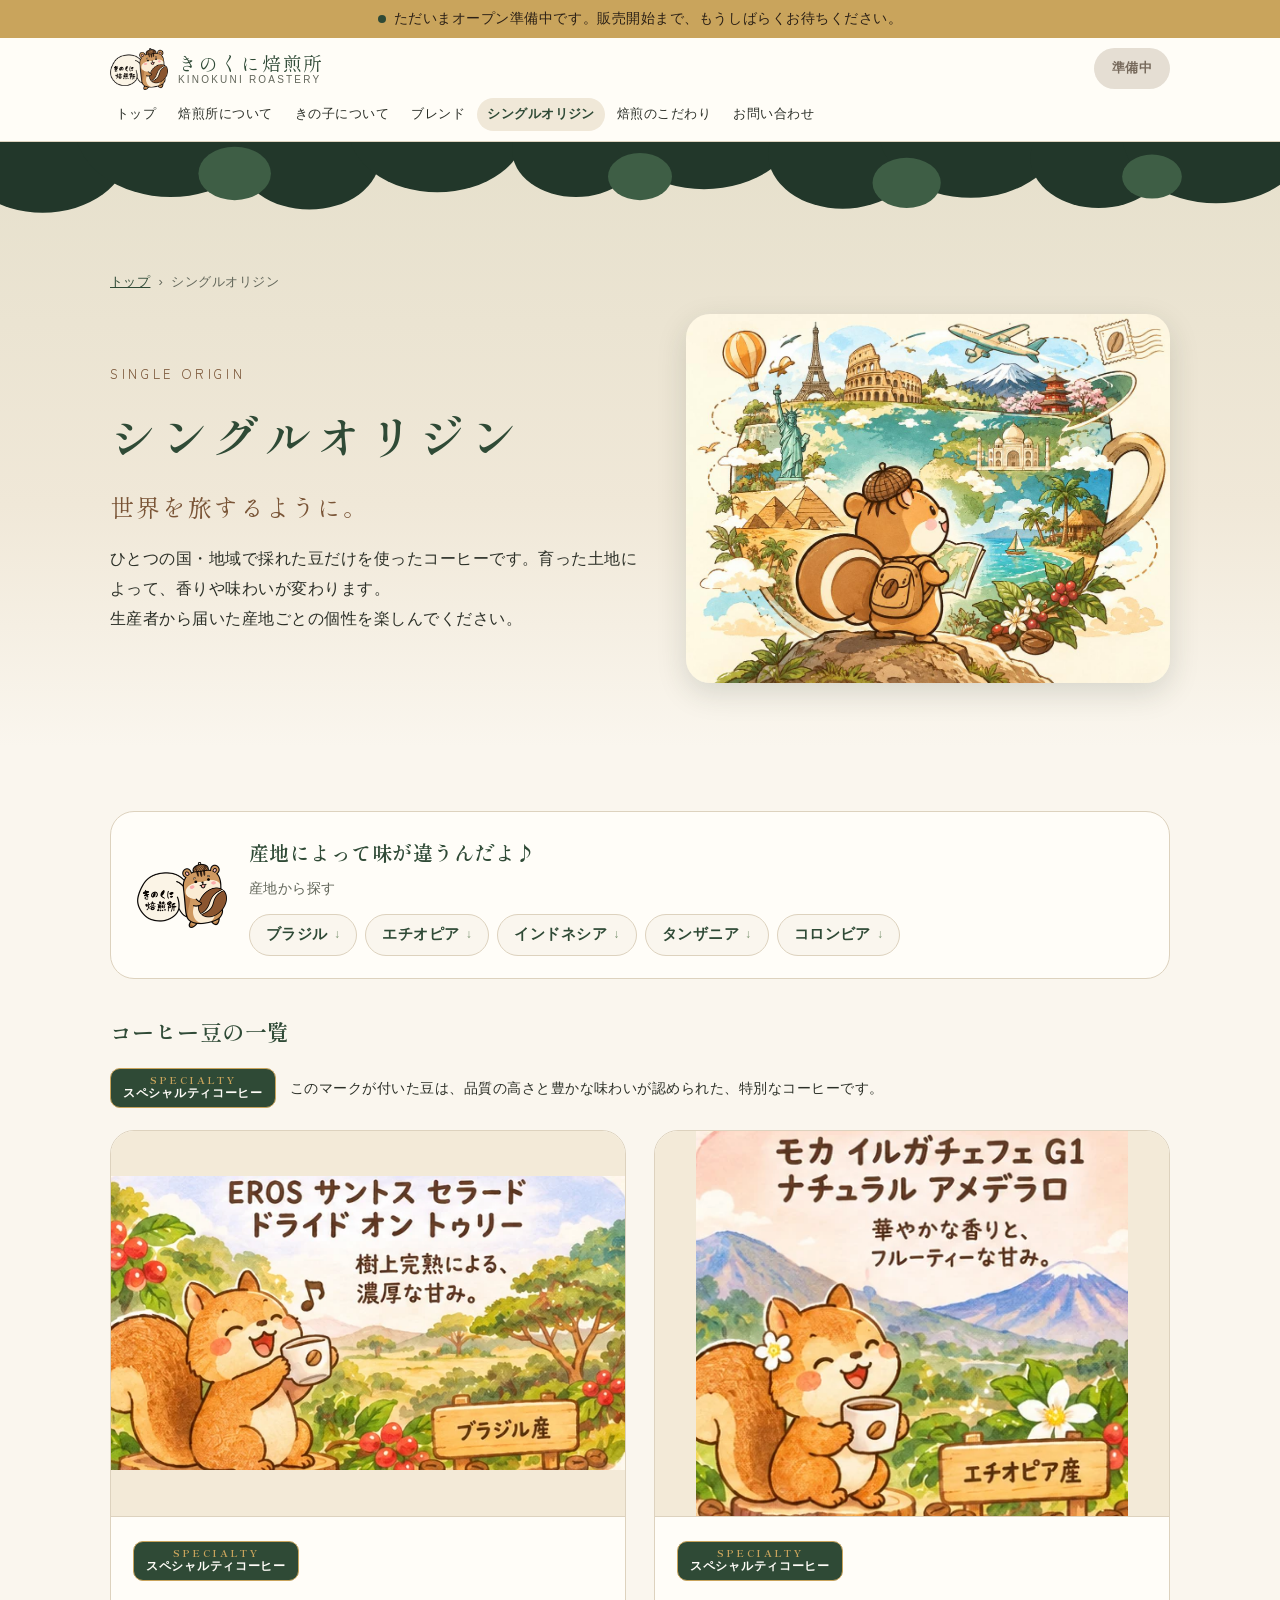
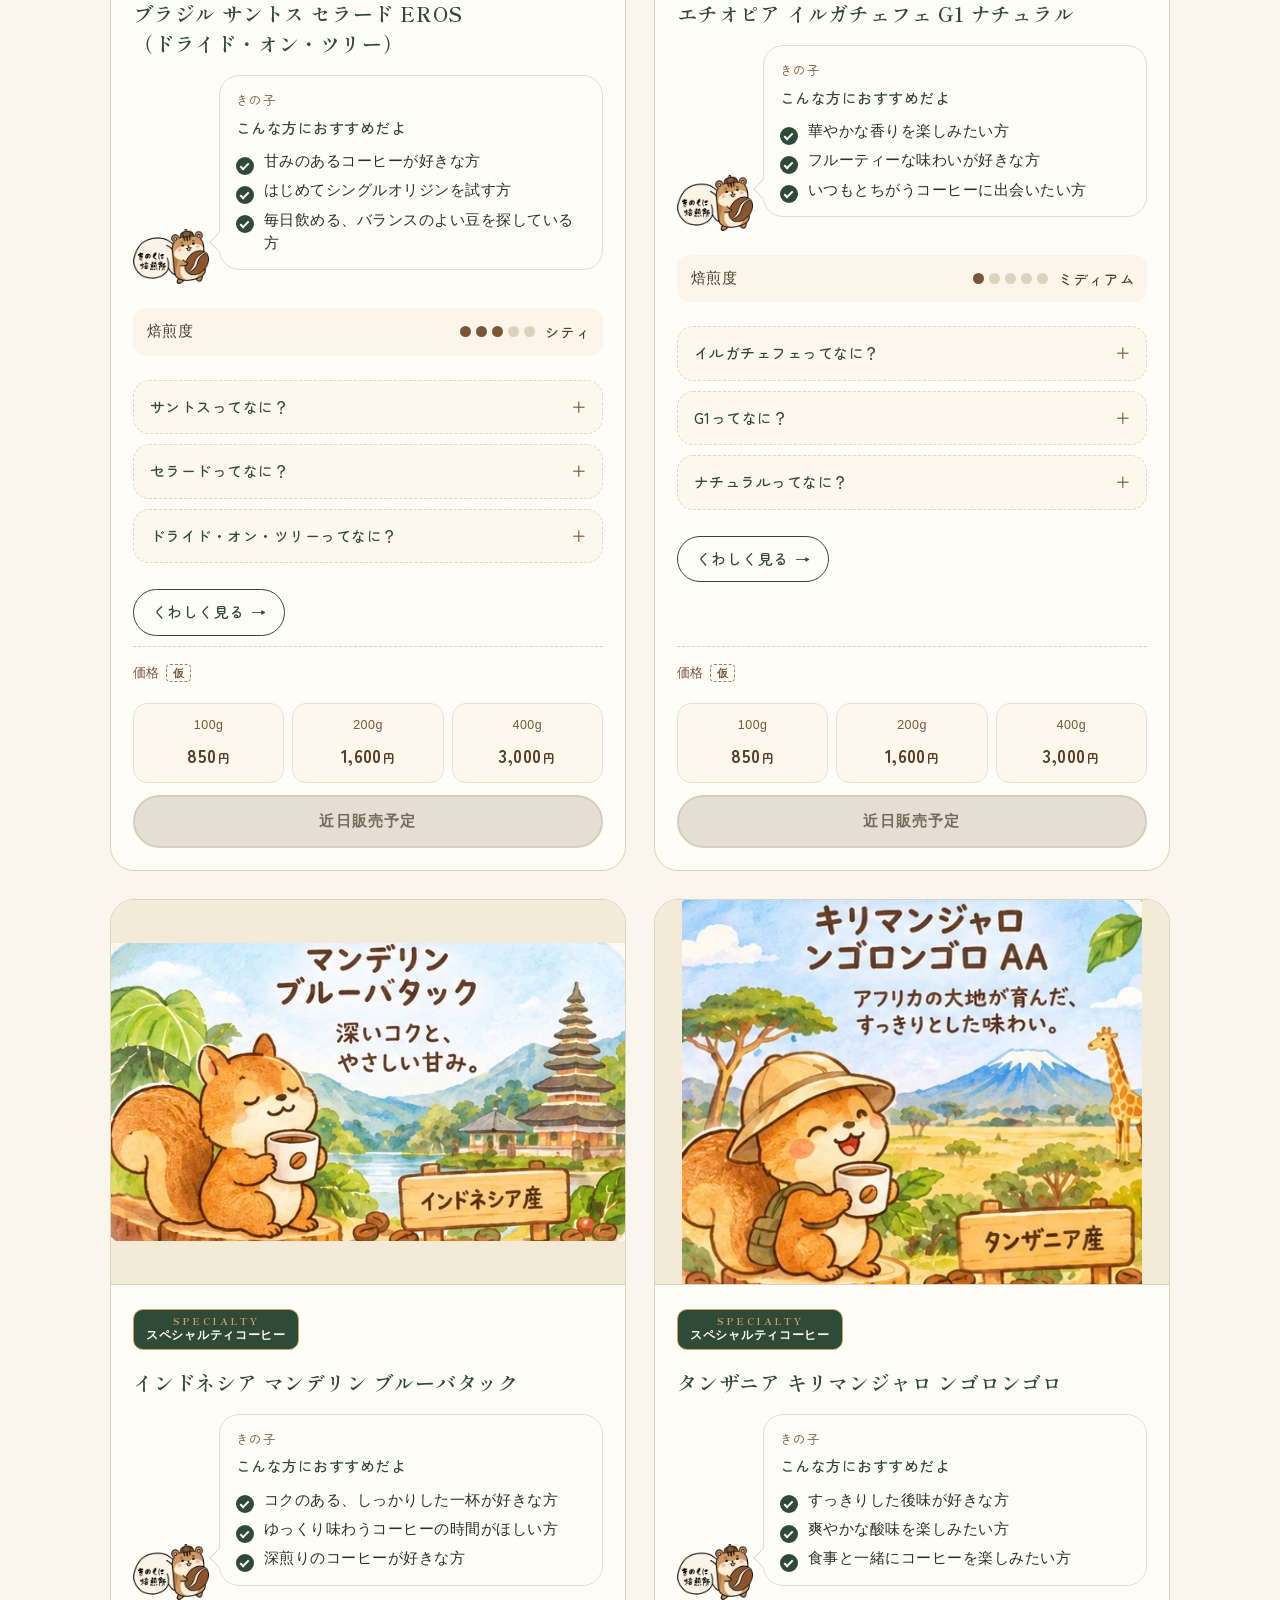
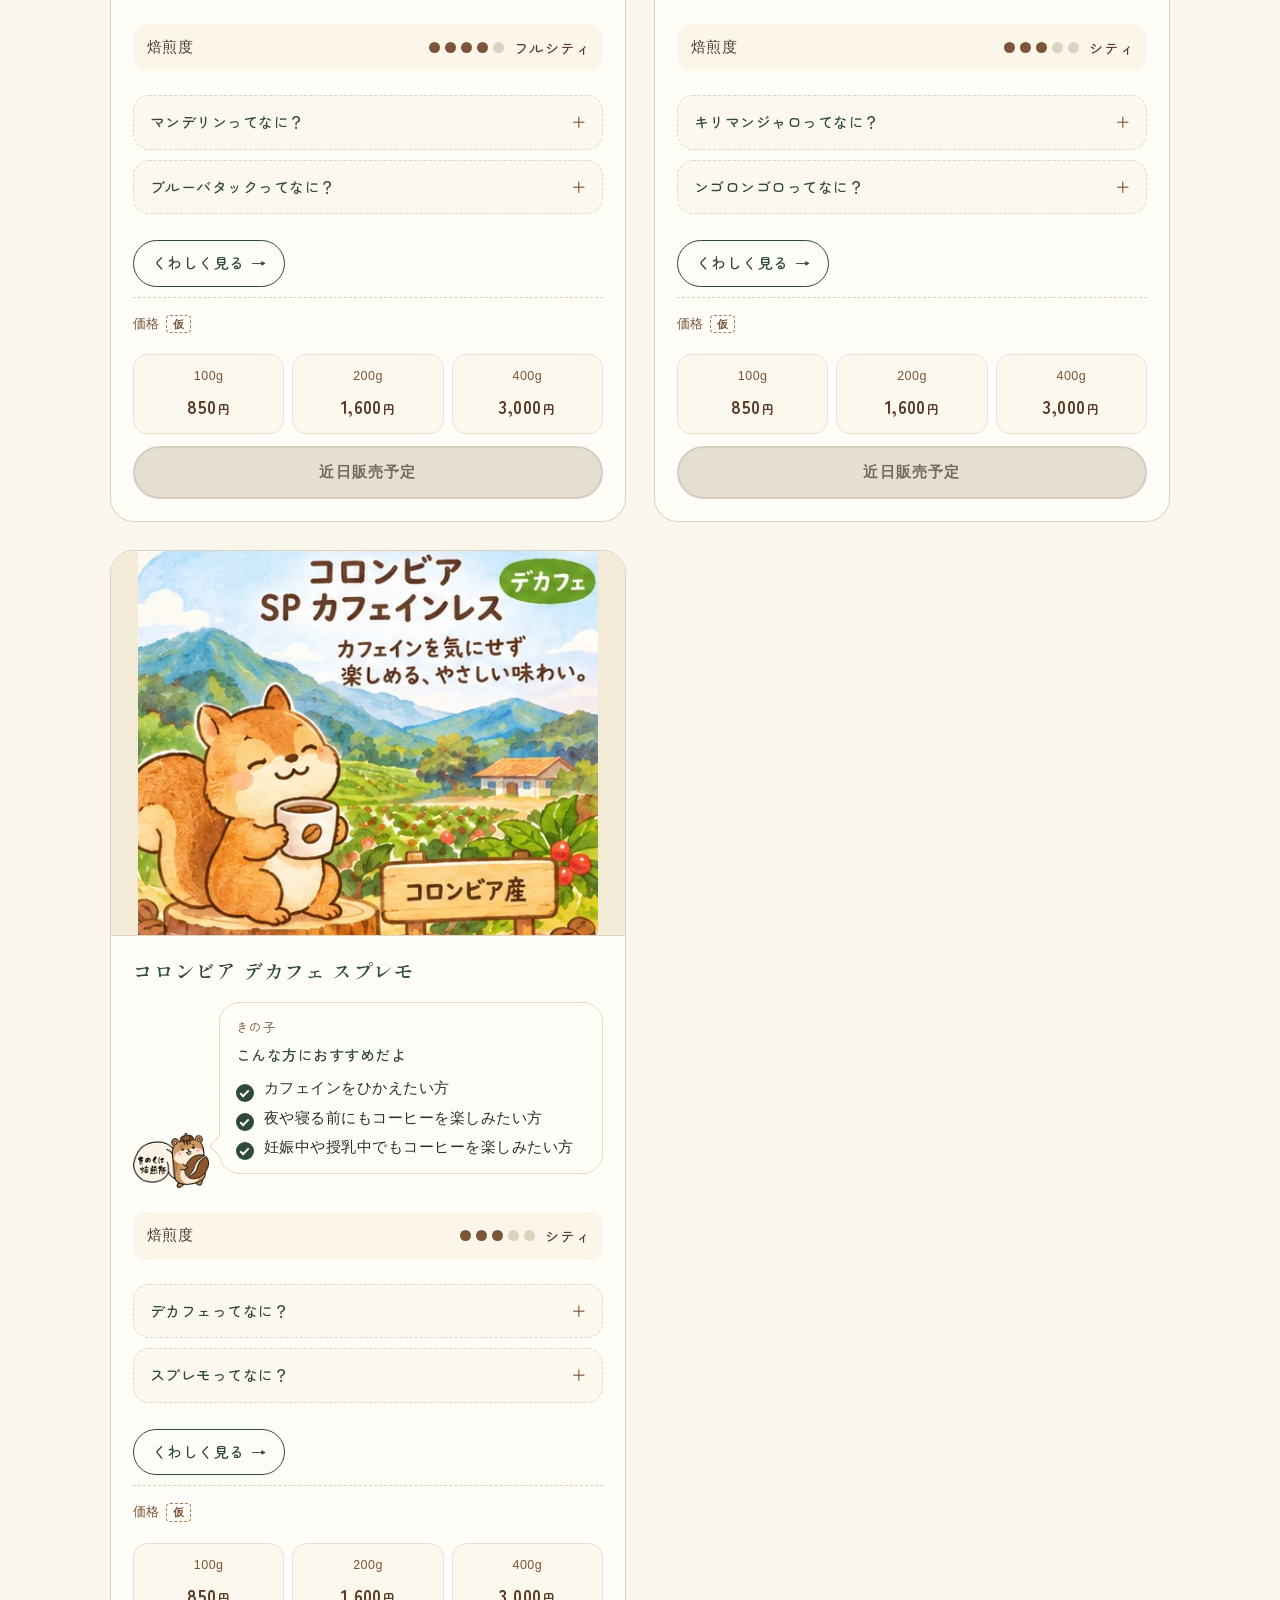
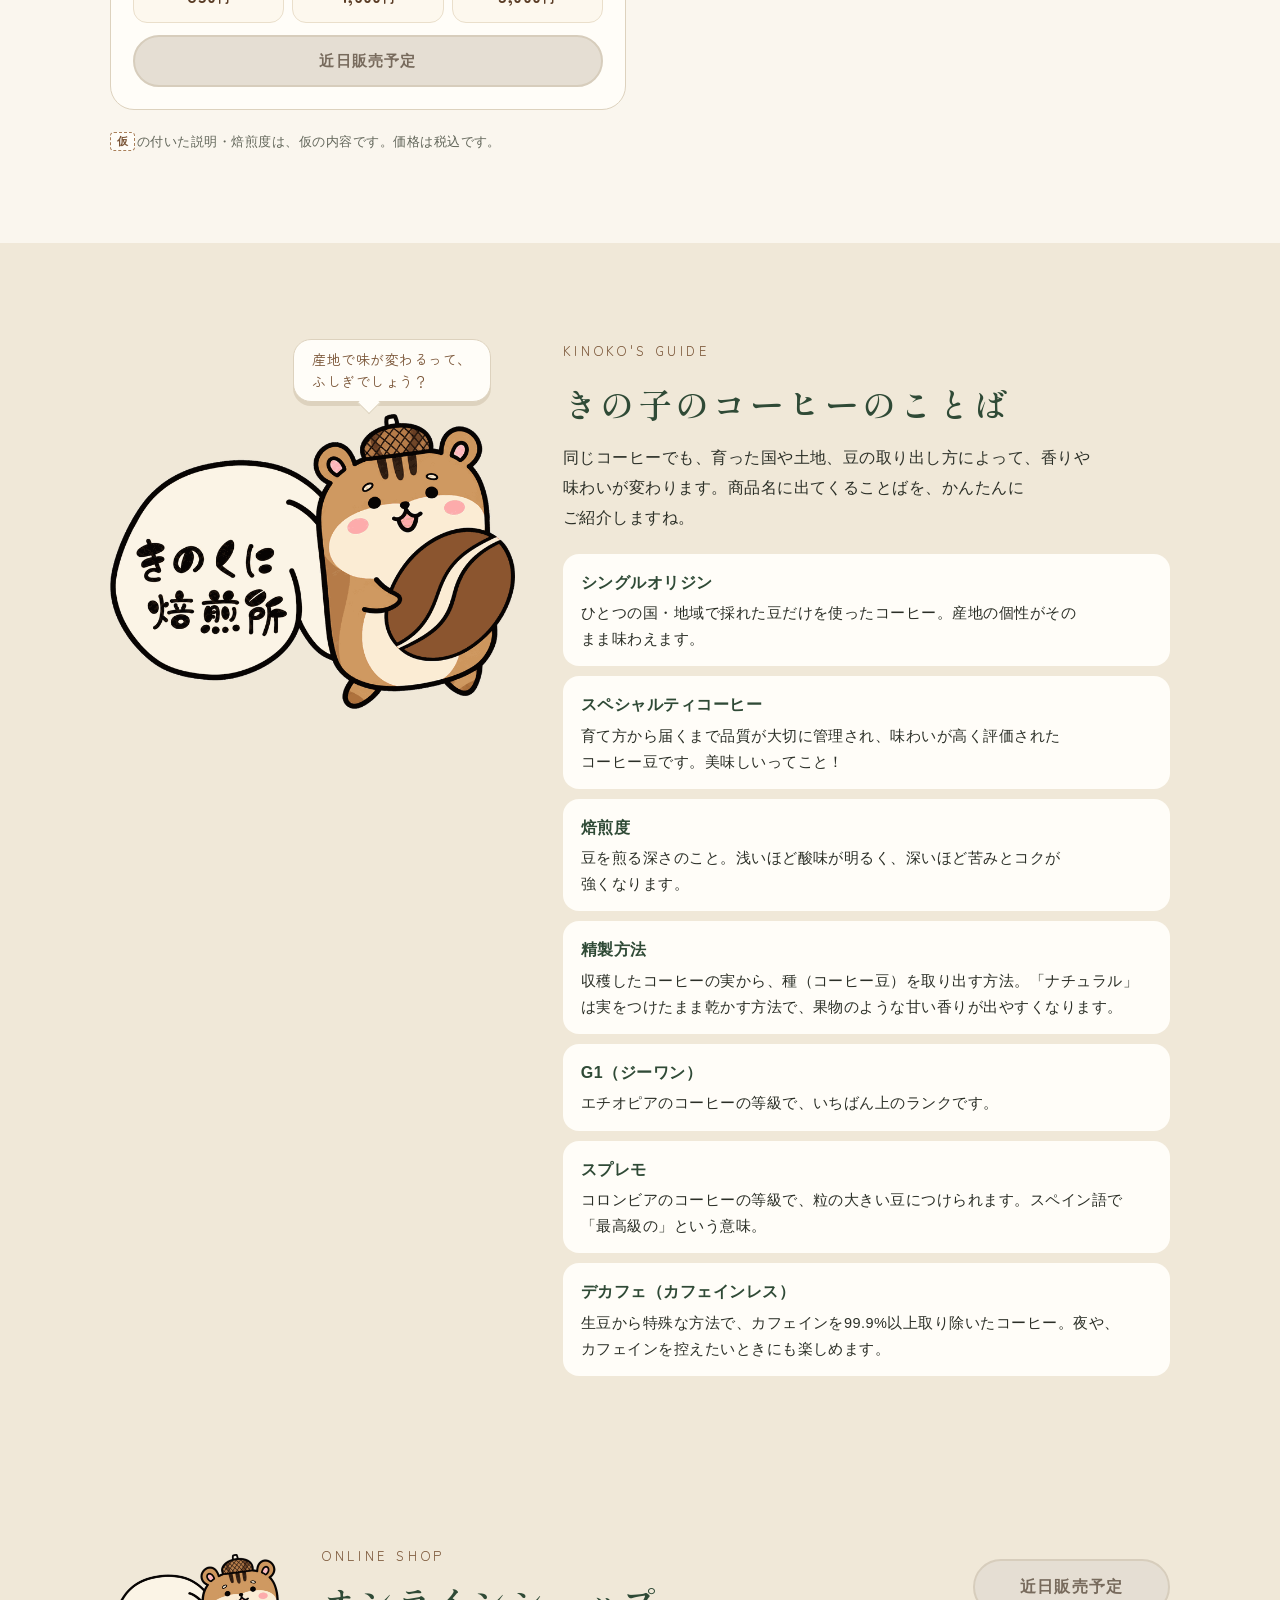
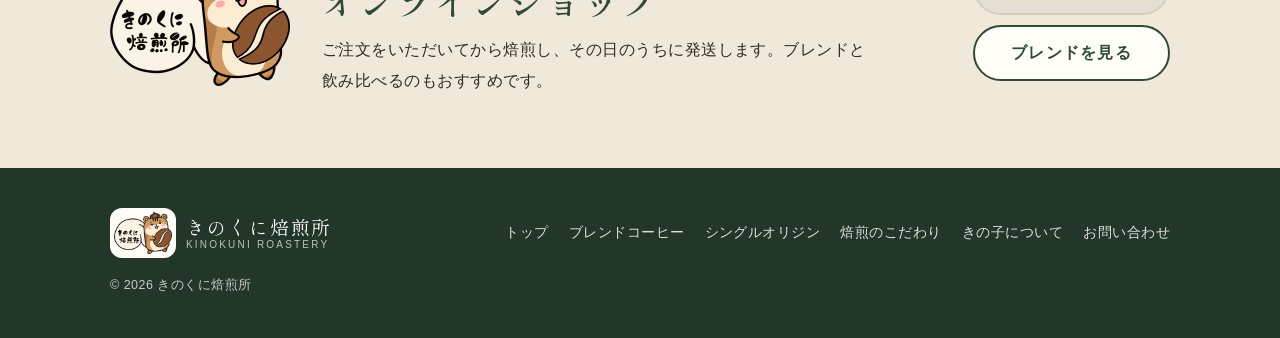
<file: single.html>
<!DOCTYPE html>
<html lang="ja">
<head>
<meta charset="UTF-8">
<meta name="viewport" content="width=device-width, initial-scale=1, viewport-fit=cover">
<title>シングルオリジン｜きのくに焙煎所</title>
<meta name="description" content="世界の産地から、お気に入りの一杯を。きのくに焙煎所のシングルオリジンコーヒーを、味わいや産地から選べます。">
<link rel="icon" href="images/favicon.png" type="image/png">
<link rel="preconnect" href="https://fonts.googleapis.com">
<link rel="preconnect" href="https://fonts.gstatic.com" crossorigin>
<link rel="stylesheet" href="https://fonts.googleapis.com/css2?family=Shippori+Mincho+B1:wght@600&family=Zen+Maru+Gothic:wght@500&display=swap">
<link rel="stylesheet" href="css/style.css">
</head>
<body class="page-single">

<header class="site-header">
  <div class="inner header-inner">
    <a class="logo" href="index.html">
      <img src="images/squirrel.png" alt="" width="58" height="42">
      <span class="logo-text"><span class="logo-ja">きのくに焙煎所</span><span class="logo-en">KINOKUNI ROASTERY</span></span>
    </a>
    <a class="header-shop js-stores" href="#" target="_blank" rel="noopener"><span class="shop-long">オンライン</span>ショップ</a>
    <button class="menu-btn" type="button" id="menu-btn" aria-expanded="false" aria-controls="global-nav">
      <span class="menu-icon" aria-hidden="true"><i></i><i></i><i></i></span><span class="menu-label">メニュー</span>
    </button>
    <nav class="global-nav" id="global-nav" aria-label="サイトメニュー">
      <ul>
        <li><a href="index.html">トップ</a></li>
        <li><a href="index.html#about">焙煎所について</a></li>
        <li><a href="kinoko.html">きの子について</a></li>
        <li><a href="blend.html">ブレンド</a></li>
        <li><a href="single.html" aria-current="page">シングルオリジン</a></li>
        <li><a href="roast.html">焙煎のこだわり</a></li>
        <li><a href="contact.html">お問い合わせ</a></li>
      </ul>
    </nav>
  </div>
</header>

<main>
  <!-- ① メインビジュアル -->
  <section class="page-hero so-hero">
    <svg class="hero-canopy" viewBox="0 0 1200 140" preserveAspectRatio="none" aria-hidden="true">
      <g fill="#22372A"><circle cx="40" cy="10" r="80"/><circle cx="160" cy="-20" r="90"/><circle cx="290" cy="20" r="66"/><circle cx="410" cy="-20" r="84"/><circle cx="540" cy="10" r="60"/><circle cx="660" cy="-30" r="90"/><circle cx="790" cy="15" r="70"/><circle cx="910" cy="-15" r="86"/><circle cx="1030" cy="20" r="64"/><circle cx="1140" cy="-10" r="88"/></g>
      <g fill="#3E5E45"><circle cx="220" cy="40" r="34"/><circle cx="600" cy="44" r="30"/><circle cx="850" cy="52" r="32"/><circle cx="1080" cy="44" r="28"/></g>
    </svg>
    <div class="inner page-hero-inner">
      <nav class="breadcrumb" aria-label="現在の位置"><a href="index.html">トップ</a><span aria-hidden="true">›</span><span>シングルオリジン</span></nav>
      <div class="so-hero-body">
        <div class="page-hero-text">
          <p class="section-en">Single Origin</p>
          <h1 class="page-title">シングルオリジン</h1>
          <p class="page-catch">世界を旅するように。</p>
          <p class="page-intro">ひとつの国・地域で採れた豆だけを使ったコーヒーです。育った土地によって、香りや味わいが変わります。<br class="br-keep">生産者から届いた産地ごとの個性を楽しんでください。</p>
        </div>
        <img class="so-hero-img" src="images/single-hero.jpg" alt="地図を広げて世界のコーヒー産地を旅するリスのきの子" width="1100" height="837">
      </div>
    </div>
  </section>

  <!-- ③ 商品一覧（内容は js/products.js の SINGLE_ORIGINS で変更できます） -->
  <section class="section so-list-section so-list-first" aria-labelledby="list-title">
    <div class="inner">
      <nav class="so-jump" aria-label="産地から探す">
        <img class="so-jump-squirrel" src="images/squirrel.png" alt="" width="96" height="70">
        <div class="so-jump-body">
          <p class="so-jump-title">産地によって味が違うんだよ♪</p>
          <p class="so-jump-lead">産地から探す</p>
          <ul class="so-jump-list" id="so-jump-list"></ul>
        </div>
      </nav>
      <div class="so-list-head">
        <h2 class="so-list-title" id="list-title">コーヒー豆の一覧</h2>
      </div>
      <p class="specialty-note so-specialty-note"><span class="specialty-mark specialty-mark-inline"><span class="specialty-en">SPECIALTY</span>スペシャルティコーヒー</span>このマークが付いた豆は、品質の高さと豊かな味わいが認められた、特別なコーヒーです。</p>
      <div class="so-grid" id="so-list"></div>
      <p class="so-empty" id="so-empty" hidden>この味わいの豆は、いま準備中です。「すべての豆を見る」から、ほかの豆をご覧ください。</p>
      <p class="so-note"><span class="kari">仮</span>の付いた説明・焙煎度は、仮の内容です。価格は税込です。</p>
    </div>
  </section>

  <!-- ④ リスの案内（コーヒーのことば） -->
  <section class="section so-guide-section">
    <div class="inner so-guide">
      <div class="so-guide-visual">
        <p class="hero-bubble">産地で味が変わるって、<br>ふしぎでしょう？</p>
        <img src="images/squirrel.png" alt="きのくに焙煎所のリス、きの子" width="720" height="525" loading="lazy">
      </div>
      <div class="so-guide-body">
        <p class="section-en">Kinoko's Guide</p>
        <h2 class="section-title"><span class="nobr">きの子の</span><span class="nobr">コーヒーのことば</span></h2>
        <p class="so-guide-lead">同じコーヒーでも、育った国や土地、豆の取り出し方によって、香りや味わいが変わります。商品名に出てくることばを、かんたんにご紹介しますね。</p>
        <dl class="glossary">
          <div><dt>シングルオリジン</dt><dd>ひとつの国・地域で採れた豆だけを使ったコーヒー。産地の個性がそのまま味わえます。</dd></div>
          <div><dt>スペシャルティコーヒー</dt><dd>育て方から届くまで品質が大切に管理され、味わいが高く評価されたコーヒー豆です。美味しいってこと！</dd></div>
          <div><dt>焙煎度</dt><dd>豆を煎る深さのこと。浅いほど酸味が明るく、深いほど苦みとコクが強くなります。</dd></div>
          <div><dt>精製方法</dt><dd>収穫したコーヒーの実から、種（コーヒー豆）を取り出す方法。「ナチュラル」は実をつけたまま乾かす方法で、果物のような甘い香りが出やすくなります。</dd></div>
          <div><dt>G1（ジーワン）</dt><dd>エチオピアのコーヒーの等級で、いちばん上のランクです。</dd></div>
          <div><dt>スプレモ</dt><dd>コロンビアのコーヒーの等級で、粒の大きい豆につけられます。スペイン語で「最高級の」という意味。</dd></div>
          <div><dt>デカフェ（カフェインレス）</dt><dd>生豆から特殊な方法で、カフェインを99.9%以上取り除いたコーヒー。夜や、カフェインを控えたいときにも楽しめます。</dd></div>
        </dl>
      </div>
    </div>
  </section>

  <!-- ⑤ 購入への導線 -->
  <section class="section shop-band">
    <div class="inner shop-inner">
      <img class="shop-squirrel" src="images/squirrel.png" alt="" width="180" height="131" loading="lazy">
      <div class="shop-text">
        <p class="section-en">Online Shop</p>
        <h2 class="section-title"><span class="nobr">オンライン</span><span class="nobr">ショップ</span></h2>
        <p>ご注文をいただいてから焙煎し、その日のうちに発送します。ブレンドと飲み比べるのもおすすめです。</p>
      </div>
      <div class="so-shop-btns">
        <a class="btn btn-primary btn-large js-stores" href="#" target="_blank" rel="noopener">STORESで購入する</a>
        <a class="btn btn-ghost btn-large" href="blend.html">ブレンドを見る</a>
      </div>
    </div>
  </section>
</main>

<footer class="site-footer">
  <div class="inner footer-inner">
    <a class="logo logo-light" href="index.html">
      <img src="images/squirrel.png" alt="" width="40" height="40" loading="lazy">
      <span class="logo-text"><span class="logo-ja">きのくに焙煎所</span><span class="logo-en">KINOKUNI ROASTERY</span></span>
    </a>
    <nav class="footer-nav" aria-label="フッターメニュー"><a href="index.html">トップ</a><a href="blend.html">ブレンドコーヒー</a><a href="single.html">シングルオリジン</a><a href="roast.html">焙煎のこだわり</a><a href="kinoko.html">きの子について</a><a href="contact.html">お問い合わせ</a></nav>
    <p class="copyright">© <span id="year">2026</span> きのくに焙煎所</p>
  </div>
</footer>

<script src="js/products.js"></script>
<script src="js/main.js"></script>
</body>
</html>
</file>
<file: css/style.css>
/* =====================================================================
   きのくに焙煎所  デザイン（スタイル）
   色を変えたいときは、下の :root の色コードを書き換えます。
   ===================================================================== */

/* レイアウト：森の小道のように、明るい帯と木陰の帯が交互に続く1ページ構成 */
:root {
  --forest: #2F4A36;       /* 深い森の緑（メイン） */
  --forest-deep: #22372A;  /* 濃い緑（フッターなど） */
  --moss: #7D9572;         /* 苔の緑 */
  --paper: #FAF6EE;        /* 紙のようなベージュ（背景） */
  --beige: #F0E8D8;        /* 木陰のベージュ（帯の背景） */
  --brown: #7A5537;        /* 焙煎豆のブラウン */
  --brown-light: #A9805A;  /* 明るいブラウン */
  --gold: #C9A45C;         /* 木もれ日の金色 */
  --ink: #2B2F27;          /* 文字色 */
  --muted: #62665A;        /* 補足の文字色 */
  --line: #DDD2BE;         /* 線の色 */
  --white: #FFFDF8;

  --font-title: "Shippori Mincho B1", "Hiragino Mincho ProN", "Yu Mincho", serif;
  --font-round: "Zen Maru Gothic", "Hiragino Maru Gothic ProN", "Hiragino Sans", sans-serif;
  --font-body: "Hiragino Sans", "Hiragino Kaku Gothic ProN", "Noto Sans JP", "Yu Gothic UI", "Meiryo", sans-serif;
  color-scheme: light;
}

/* ---------- 基本 ---------- */
*, *::before, *::after { box-sizing: border-box; }
html { scroll-behavior: smooth; -webkit-text-size-adjust: 100%; }
body {
  margin: 0;
  background: var(--paper);
  color: var(--ink);
  font-family: var(--font-body);
  font-size: 16px;
  line-height: 1.9;
  letter-spacing: .03em;
  overflow-wrap: anywhere;
}
body::before {
  content: ""; position: fixed; inset: 0 0 auto;
  height: env(safe-area-inset-top, 0px); z-index: 20; background: var(--white);
}
img { max-width: 100%; height: auto; display: block; }
a { color: inherit; }
h1, h2, h3, p, ul, ol, dl, dd { margin: 0; }
ul, ol { padding: 0; list-style: none; }
h1, h2, h3 { line-height: 1.5; text-wrap: balance; }
:focus-visible { outline: 3px solid var(--gold); outline-offset: 3px; border-radius: 6px; }

.inner {
  max-width: 1100px;
  margin: 0 auto;
  padding-left: max(20px, env(safe-area-inset-left, 0px));
  padding-right: max(20px, env(safe-area-inset-right, 0px));
}

/* ---------- ヘッダー ---------- */
.site-header {
  position: sticky; top: env(safe-area-inset-top, 0px); z-index: 10;
  background: rgba(255, 253, 248, .94);
  backdrop-filter: blur(8px);
  border-bottom: 1px solid var(--line);
}
.header-inner {
  display: grid;
  grid-template-columns: auto 1fr auto;
  align-items: center;
  gap: 8px 24px;
  padding-block: 10px;
}
.logo { display: flex; align-items: center; gap: 10px; text-decoration: none; }
.logo img { width: 58px; height: auto; }
.logo-text { display: grid; line-height: 1.25; white-space: nowrap; }
.logo-ja { font-family: var(--font-title); font-size: 19px; color: var(--forest); letter-spacing: .1em; }
.logo-en { font-size: 10px; color: var(--muted); letter-spacing: .22em; }
.global-nav { grid-column: 2; grid-row: 1; justify-self: end; min-width: 0; max-width: 100%; overflow-x: auto; scrollbar-width: none; }
.global-nav ul { display: flex; gap: 2px; }
.global-nav a {
  display: block; padding: 6px 11px; border-radius: 999px;
  font-size: 14px; text-decoration: none; white-space: nowrap;
}
.global-nav a:hover { background: var(--beige); color: var(--forest); }
.header-shop {
  grid-column: 3; grid-row: 1;
  padding: 8px 18px; border-radius: 999px;
  background: var(--forest); color: var(--white);
  font-size: 14px; font-weight: 700; text-decoration: none; white-space: nowrap;
}
.header-shop:hover { background: var(--forest-deep); }
.menu-btn { display: none; }
.swipe-hint { display: none; }

@media (max-width: 1340px) {
  .header-inner { grid-template-columns: 1fr auto; }
  .header-shop { grid-column: 2; }
  .global-nav {
    grid-column: 1 / -1; grid-row: 2; justify-self: stretch;
    overflow-x: auto; scrollbar-width: none;
    margin-inline: -4px;
  }
  .global-nav::-webkit-scrollbar { display: none; }
  .global-nav a { font-size: 13px; padding: 4px 10px; }
}

/* ---------- ボタン ---------- */
.btn-row { display: flex; flex-wrap: wrap; gap: 12px; }
.btn {
  display: inline-flex; align-items: center; justify-content: center;
  min-height: 48px; padding: 10px 28px; border-radius: 999px;
  font-family: inherit; font-size: 15px; font-weight: 700; letter-spacing: .08em;
  text-decoration: none; border: 2px solid var(--forest); cursor: pointer;
  transition: transform .15s ease, background-color .15s ease;
}
.btn:hover { transform: translateY(-2px); }
.btn-primary { background: var(--forest); color: var(--white); }
.btn-primary:hover { background: var(--forest-deep); }
.btn-ghost { background: var(--white); color: var(--forest); }
.btn-large { min-height: 56px; padding-inline: 36px; font-size: 16px; }
.btn:disabled { opacity: .6; cursor: wait; }

/* ---------- 1. トップ ---------- */
.hero {
  position: relative; overflow: hidden;
  background: linear-gradient(180deg, #E6E0CC 0%, var(--beige) 45%, var(--paper) 100%);
}
.hero-canopy { position: absolute; inset: 0 0 auto; width: 100%; height: 130px; pointer-events: none; }
.komorebi { position: absolute; inset: 0; pointer-events: none; }
.komorebi i {
  position: absolute; border-radius: 50%;
  background: radial-gradient(circle, rgba(232, 200, 120, .55), rgba(232, 200, 120, 0) 70%);
  animation: sway 10s ease-in-out infinite alternate;
}
.komorebi i:nth-child(1) { width: 240px; height: 240px; left: 4%; top: 110px; }
.komorebi i:nth-child(2) { width: 150px; height: 150px; left: 40%; top: 170px; animation-duration: 8s; }
.komorebi i:nth-child(3) { width: 300px; height: 300px; right: 2%; top: 80px; animation-duration: 12s; }
.komorebi i:nth-child(4) { width: 120px; height: 120px; left: 26%; bottom: 30px; animation-duration: 9s; }
.komorebi i:nth-child(5) { width: 90px; height: 90px; right: 30%; bottom: 60px; animation-duration: 7s; }
@keyframes sway {
  from { transform: translate(0, 0) scale(1); opacity: .6; }
  to { transform: translate(16px, 10px) scale(1.1); opacity: 1; }
}
.hero-inner {
  position: relative;
  display: grid; grid-template-columns: 1fr 1fr; align-items: center; gap: 40px;
  padding-block: 150px 90px;
}
.hero-text { display: grid; gap: 22px; min-width: 0; }
.hero-eyebrow { font-family: var(--font-round); color: var(--brown); font-size: 15px; letter-spacing: .12em; }
.hero-title {
  font-family: var(--font-title); font-weight: 600;
  font-size: clamp(30px, 4.6vw, 50px); line-height: 1.55; letter-spacing: .1em;
  color: var(--forest);
}
.hero-lead { max-width: 30em; }
.hero-visual {
  position: relative; justify-self: center; width: min(100%, 470px);
  display: flex; flex-direction: column; align-items: flex-end; gap: 14px;
}
.hero-figure { position: relative; width: 100%; }
.hero-hollow {
  position: absolute; inset: 8% 2% -4%;
  border-radius: 50%;
  background: radial-gradient(circle at 50% 45%, rgba(255, 253, 248, .95), rgba(255, 253, 248, 0) 70%);
}
.hero-squirrel { position: relative; width: 100%; animation: bob 4s ease-in-out infinite; }
@keyframes bob { 50% { transform: translateY(-6px); } }
/* 吹き出し：リスの上に置き、しっぽの三角でリスを指す */
.hero-bubble {
  position: relative; margin-right: 6%;
  background: var(--white); border: 1.5px solid var(--line); border-radius: 18px;
  padding: 8px 18px; font-family: var(--font-round); font-size: 14px; line-height: 1.6;
  color: var(--brown); box-shadow: 0 4px 0 var(--line);
}
.hero-bubble::after {
  content: ""; position: absolute; left: 34%; bottom: -10px;
  width: 16px; height: 16px; background: var(--white);
  border-right: 1.5px solid var(--line); border-bottom: 1.5px solid var(--line);
  transform: rotate(45deg);
}

@media (max-width: 800px) {
  .hero-inner { grid-template-columns: 1fr; padding-block: 130px 56px; gap: 28px; }
  .hero-visual { order: -1; width: min(86%, 380px); }
  .hero-visual { gap: 10px; }
  .hero-bubble { font-size: 13px; margin-right: 4%; }
}

/* ---------- セクション共通 ---------- */
.section { padding-block: 96px; scroll-margin-top: 90px; }
.section-tint { background: var(--beige); }
.section-head { display: grid; gap: 8px; margin-bottom: 44px; position: relative; }
.section-en {
  font-family: var(--font-round); font-size: 13px; letter-spacing: .28em;
  color: var(--brown); text-transform: uppercase;
}
.section-title {
  font-family: var(--font-title); font-weight: 600;
  font-size: clamp(25px, 3.4vw, 34px); letter-spacing: .1em; color: var(--forest);
}
.section-desc { max-width: 38em; color: var(--muted); }
@media (max-width: 800px) {
  .section { padding-block: 64px; scroll-margin-top: 110px; }
  .section-head { margin-bottom: 32px; }
}

/* ---------- 2. 私たちについて ---------- */
.about-grid { display: grid; grid-template-columns: 1.15fr .85fr; gap: 48px; align-items: start; }
.about-text { display: grid; gap: 18px; min-width: 0; }
.about-lead { font-family: var(--font-title); font-size: clamp(19px, 2.2vw, 23px); line-height: 1.8; color: var(--forest); }
.about-facts { display: grid; grid-template-columns: repeat(3, 1fr); gap: 16px; margin-top: 10px; }
.about-facts li { border-top: 2px solid var(--moss); padding-top: 10px; display: grid; }
.about-facts strong { font-family: var(--font-title); font-size: 22px; color: var(--forest); font-variant-numeric: tabular-nums; }
.about-facts span { font-size: 13px; color: var(--muted); }

.guide-card {
  background: var(--white); border: 1px solid var(--line); border-radius: 24px;
  padding: 28px; display: grid; gap: 16px; min-width: 0;
}
.guide-head { display: flex; align-items: center; gap: 14px; }
.guide-head img { width: 77px; }
.guide-label { font-family: var(--font-round); font-size: 13px; color: var(--brown); }
.guide-title { font-family: var(--font-title); font-size: 20px; color: var(--forest); }
.guide-card p { font-size: 15px; }
.roast-bar { height: 12px; border-radius: 999px; background: linear-gradient(90deg, #C8A06C, #946540 50%, #3B281B); }
.roast-legend { display: grid; grid-template-columns: repeat(3, 1fr); gap: 8px; text-align: center; }
.roast-legend dt { font-weight: 700; font-size: 14px; }
.roast-legend dd { font-size: 12px; color: var(--muted); line-height: 1.6; }
.guide-tip { background: var(--beige); border-radius: 12px; padding: 10px 14px; font-size: 14px !important; }

.dots, .dots-inline { display: inline-flex; gap: 4px; vertical-align: middle; }
.dots-inline { margin: 0 4px; }
.dots i, .dots-inline i { width: 9px; height: 9px; border-radius: 50%; background: var(--line); }
.dots i.on, .dots-inline i.on { background: var(--brown); }

@media (max-width: 800px) {
  .about-grid { grid-template-columns: 1fr; gap: 32px; }
}

/* ---------- 3〜5. 商品カード ---------- */
.product-list { display: grid; grid-template-columns: repeat(2, 1fr); gap: 24px; }
.product-list-feature { grid-template-columns: minmax(0, 720px); }
.card {
  background: var(--white); border: 1px solid var(--line); border-radius: 22px;
  padding: 28px; display: flex; flex-direction: column; gap: 14px; min-width: 0;
}
.card { overflow: hidden; }
.card-image {
  width: calc(100% + 56px); max-width: none; margin: -28px -28px 4px;
  aspect-ratio: 40 / 22; object-fit: cover; border-bottom: 1px solid var(--line);
}
.card-top { display: flex; justify-content: space-between; align-items: center; gap: 10px; flex-wrap: wrap; }
.card-kicker { font-family: var(--font-round); font-size: 13px; color: var(--brown); letter-spacing: .06em; }
.badge {
  font-size: 12px; font-weight: 700; padding: 2px 12px; border-radius: 999px;
  background: var(--forest); color: var(--white);
}
.card-title { font-family: var(--font-title); font-weight: 600; font-size: 22px; color: var(--forest); letter-spacing: .06em; }
.roast-meter { display: flex; align-items: center; gap: 10px; font-size: 13px; color: var(--muted); }
.card-text { font-size: 15px; }
.specs { display: grid; grid-template-columns: repeat(2, 1fr); gap: 8px; }
.specs div { background: var(--paper); border-radius: 10px; padding: 8px 12px; min-width: 0; }
.specs dt { font-size: 11.5px; color: var(--muted); letter-spacing: .1em; }
.specs dd { font-size: 14px; font-weight: 700; line-height: 1.6; }
.flavor { display: flex; flex-wrap: wrap; gap: 6px; }
.flavor li { font-size: 13px; padding: 2px 12px; border-radius: 999px; border: 1px solid var(--line); background: var(--paper); }
.blend { display: grid; gap: 8px; }
.blend-label { font-size: 12px; color: var(--muted); letter-spacing: .1em; }
.blend-bar { display: flex; gap: 2px; height: 14px; border-radius: 999px; overflow: hidden; }
.blend-bar span { display: block; height: 100%; }
.blend-legend { display: flex; flex-wrap: wrap; gap: 4px 16px; font-size: 13px; }
.blend-legend li { display: flex; align-items: center; gap: 6px; }
.blend-legend i { width: 10px; height: 10px; border-radius: 3px; display: inline-block; }
.blend-legend strong { font-weight: 700; font-variant-numeric: tabular-nums; }
.card-foot {
  margin-top: auto; padding-top: 14px; border-top: 1px dashed var(--line);
  display: flex; justify-content: space-between; align-items: flex-end; gap: 12px; flex-wrap: wrap;
}
.prices { display: flex; gap: 20px; }
.price { display: grid; line-height: 1.4; }
.price span { font-size: 12px; color: var(--muted); }
.price strong { font-size: 19px; font-variant-numeric: tabular-nums; }
.buy-link {
  font-size: 14px; font-weight: 700; color: var(--forest);
  padding: 6px 16px; border: 1.5px solid var(--forest); border-radius: 999px; text-decoration: none;
}
.buy-link:hover { background: var(--forest); color: var(--white); }
.milk-squirrel { position: absolute; right: 0; bottom: -16px; width: 210px; }

@media (max-width: 800px) {
  .product-list { grid-template-columns: 1fr; }
  .card { padding: 22px; }
  .card-image { width: calc(100% + 44px); margin: -22px -22px 4px; }
  .milk-squirrel { position: static; width: 150px; margin-top: 8px; }
}

/* ---------- 6. 焙煎へのこだわり ---------- */
.section-forest { background: var(--forest); color: var(--white); position: relative; overflow: hidden; }
.section-forest::before {
  content: ""; position: absolute; right: -120px; top: -120px; width: 420px; height: 420px; border-radius: 50%;
  background: radial-gradient(circle, rgba(201, 164, 92, .28), rgba(201, 164, 92, 0) 70%);
  pointer-events: none;
}
.section-forest .section-en { color: var(--gold); }
.section-forest .section-title { color: var(--white); }
.section-forest .section-desc { color: rgba(255, 253, 248, .8); }
.roast-steps { display: grid; grid-template-columns: repeat(5, 1fr); gap: 16px; position: relative; }
.roast-steps li {
  border-top: 1px solid rgba(255, 253, 248, .3);
  padding-top: 18px; display: grid; gap: 8px; align-content: start; min-width: 0;
}
.step-num {
  display: inline-grid; place-items: center; width: 36px; height: 36px; border-radius: 50%;
  border: 1.5px solid var(--gold); color: var(--gold);
  font-family: var(--font-title); font-size: 16px;
}
.roast-steps h3 { font-family: var(--font-title); font-weight: 600; font-size: 18px; letter-spacing: .06em; }
.roast-steps p { font-size: 14px; color: rgba(255, 253, 248, .85); }
@media (max-width: 960px) {
  .roast-steps { grid-template-columns: 1fr 1fr; gap: 24px 20px; }
}
@media (max-width: 560px) {
  .roast-steps { grid-template-columns: 1fr; }
}

/* ---------- 8. オンラインショップ ---------- */
.shop-band { background: var(--beige); padding-block: 72px; }
.shop-inner { display: flex; align-items: center; gap: 32px; flex-wrap: wrap; }
.shop-squirrel { width: 180px; flex-shrink: 0; }
.shop-text { flex: 1 1 320px; display: grid; gap: 8px; min-width: 0; }
@media (max-width: 800px) {
  .shop-inner { flex-direction: column; text-align: center; gap: 20px; }
  .shop-text { flex-basis: auto; }
  .shop-squirrel { width: 150px; }
}

/* ---------- 7. お問い合わせ ---------- */
.contact-grid { display: grid; grid-template-columns: 1.3fr .7fr; gap: 36px; align-items: start; }
.contact-form {
  background: var(--white); border: 1px solid var(--line); border-radius: 22px;
  padding: 30px; display: grid; gap: 18px; min-width: 0;
}
.field { display: grid; gap: 6px; }
.field label { font-size: 14px; font-weight: 700; }
.req { font-size: 11px; color: var(--white); background: var(--brown); padding: 1px 8px; border-radius: 4px; margin-left: 6px; vertical-align: 2px; }
.field input, .field select, .field textarea {
  width: 100%; font: inherit; font-size: 16px;
  padding: 12px 14px; border: 1.5px solid var(--line); border-radius: 12px;
  background: var(--paper); color: var(--ink);
}
.field input:focus, .field select:focus, .field textarea:focus { outline: none; border-color: var(--moss); background: var(--white); }
.field textarea { resize: vertical; min-height: 140px; }
.contact-form .btn { justify-self: start; }
.form-status { border-radius: 12px; padding: 12px 16px; font-size: 14px; }
.form-status.is-ok { background: #E4ECDD; color: var(--forest); }
.form-status.is-error { background: #F5E4D9; color: #7A3E22; }
.shop-info { display: grid; gap: 14px; min-width: 0; }
.shop-info h3 { font-family: var(--font-title); font-size: 20px; color: var(--forest); }
.shop-info dl { display: grid; gap: 14px; }
.shop-info div { border-bottom: 1px solid var(--line); padding-bottom: 10px; }
.shop-info dt { font-size: 12.5px; color: var(--muted); }
.shop-info dd { font-weight: 700; }
.selectable { user-select: all; }
@media (max-width: 800px) {
  .contact-grid { grid-template-columns: 1fr; }
  .contact-form { padding: 22px; }
  .contact-form .btn { justify-self: stretch; }
}

/* ---------- フッター ---------- */
.site-footer { background: var(--forest-deep); color: var(--white); padding-block: 40px; }
.footer-inner { display: flex; justify-content: space-between; align-items: center; gap: 16px; flex-wrap: wrap; }
.logo-light .logo-ja { color: var(--white); }
.logo-light .logo-en { color: rgba(255, 253, 248, .7); }
.logo-light img { background: var(--white); border-radius: 12px; padding: 4px; width: 66px; }
.copyright { font-size: 12.5px; opacity: .75; }

/* 動きを減らす設定の方へ */
@media (prefers-reduced-motion: reduce) {
  html { scroll-behavior: auto; }
  .komorebi i, .hero-squirrel { animation: none; }
  .btn:hover { transform: none; }
}


/* =====================================================================
   スマートフォン向けの調整
   ===================================================================== */
@media (max-width: 800px) {
  body { font-size: 15.5px; line-height: 1.85; }

  /* ヘッダー：1行にまとめ、メニューは折りたたみ */
  .header-inner { grid-template-columns: 1fr auto auto; gap: 8px; padding-block: 8px; }
  .logo { gap: 8px; min-width: 0; }
  .logo img { width: 46px; }
  .logo-ja { font-size: 16px; letter-spacing: .06em; }
  .logo-en { font-size: 8.5px; letter-spacing: .16em; }
  .header-shop { grid-column: 2; padding: 7px 14px; font-size: 13px; }
  .shop-long { display: none; }
  .menu-btn {
    grid-column: 3; grid-row: 1;
    display: inline-flex; flex-direction: column; align-items: center; gap: 3px;
    padding: 6px 6px 4px; border: 0; background: transparent; color: var(--forest);
    font: inherit; cursor: pointer; border-radius: 10px;
  }
  .menu-icon { display: grid; gap: 4px; width: 22px; }
  .menu-icon i { display: block; height: 2px; background: currentColor; border-radius: 2px; transition: transform .2s, opacity .2s; }
  .menu-label { font-size: 10px; line-height: 1; }
  .menu-open .menu-icon i:nth-child(1) { transform: translateY(6px) rotate(45deg); }
  .menu-open .menu-icon i:nth-child(2) { opacity: 0; }
  .menu-open .menu-icon i:nth-child(3) { transform: translateY(-6px) rotate(-45deg); }

  .global-nav {
    display: none;
    grid-column: 1 / -1; grid-row: 2;
    margin: 4px 0 6px; overflow: visible;
    border-top: 1px solid var(--line);
  }
  .menu-open .global-nav { display: block; }
  .global-nav ul { flex-direction: column; gap: 0; }
  .global-nav li { border-bottom: 1px solid var(--line); }
  .global-nav a { padding: 14px 6px; font-size: 15px; border-radius: 0; }

  /* トップ */
  .hero-canopy { height: 70px; }
  .hero-inner { padding-block: 64px 52px; }
  .hero-text { gap: 18px; }
  .hero-title { font-size: 29px; }
  .hero-lead br { display: none; }
  .btn-row { flex-direction: column; }
  .btn-row .btn { width: 100%; }
  .btn-large { width: 100%; }

  /* 数字の欄 */
  .about-facts { gap: 10px; }
  .about-facts strong { font-size: 18px; }
  .about-facts span { font-size: 11.5px; line-height: 1.5; }
  .about-lead br { display: none; }
  .guide-card { padding: 22px 20px; }

  /* シングルオリジン：横スワイプで見るカード */
  .swipe-hint { display: block; font-size: 13px; color: var(--brown); margin: -16px 0 12px; }
  .product-list-swipe {
    display: grid; grid-auto-flow: column; grid-template-columns: none;
    grid-auto-columns: 86%;
    gap: 14px;
    overflow-x: auto; scroll-snap-type: x mandatory; overscroll-behavior-x: contain;
    margin-inline: calc(-1 * max(20px, env(safe-area-inset-left, 0px)));
    padding-inline: max(20px, env(safe-area-inset-left, 0px));
    scroll-padding-inline: max(20px, env(safe-area-inset-left, 0px));
    padding-bottom: 10px;
    scrollbar-width: thin;
  }
  .product-list-swipe > .card { scroll-snap-align: start; }

  /* カード */
  .card-title { font-size: 19px; }
  .card-foot { flex-direction: column; align-items: stretch; }
  .prices { justify-content: space-between; gap: 8px; }
  .price strong { font-size: 17px; }
  .buy-link { text-align: center; padding: 10px 16px; }

  /* 焙煎へのこだわり */
  .roast-steps li { grid-template-columns: 36px 1fr; column-gap: 14px; }
  .roast-steps li .step-num { grid-row: span 2; }

  .milk-squirrel { width: 160px; }
}


/* =====================================================================
   「ブレンドコーヒー」ページ（blend.html）
   ===================================================================== */
.global-nav a[aria-current="page"] { background: var(--beige); color: var(--forest); font-weight: 700; }

.page-hero {
  position: relative; overflow: hidden;
  background: linear-gradient(180deg, #E6E0CC 0%, var(--beige) 60%, var(--paper) 100%);
}
.page-hero .hero-canopy { height: 110px; }
.page-hero-inner { position: relative; padding-block: 128px 64px; display: grid; gap: 20px; }
.breadcrumb { display: flex; gap: 8px; font-size: 13px; color: var(--muted); }
.breadcrumb a { color: var(--forest); }
.page-hero-body { display: flex; align-items: center; justify-content: space-between; gap: 32px; }
.page-hero-text { display: grid; gap: 14px; min-width: 0; max-width: 40em; }
.page-title {
  font-family: var(--font-title); font-weight: 600; color: var(--forest);
  font-size: clamp(30px, 4.4vw, 46px); letter-spacing: .12em;
}
.page-catch { font-family: var(--font-title); font-size: clamp(19px, 2.4vw, 24px); color: var(--brown); letter-spacing: .08em; }
.page-hero-squirrel { width: 240px; flex-shrink: 0; }

.blend-chooser-section { padding-block: 56px 24px; }
.chooser {
  display: flex; align-items: center; gap: 28px;
  background: var(--white); border: 1px solid var(--line); border-radius: 24px; padding: 28px 32px;
}
.chooser-squirrel { width: 96px; flex-shrink: 0; }
.chooser-body { display: grid; gap: 6px; flex: 1; min-width: 0; }
.chooser-title { font-family: var(--font-title); font-weight: 600; font-size: 21px; color: var(--forest); }
.chooser-lead { font-size: 14px; color: var(--muted); }
.chooser-list { display: grid; grid-template-columns: 1fr 1fr; gap: 12px; margin-top: 10px; }
.chooser-list a {
  display: grid; gap: 2px; text-decoration: none; height: 100%;
  border: 1.5px solid var(--line); border-radius: 16px; padding: 12px 44px 12px 18px; position: relative;
  background: var(--paper); transition: border-color .15s, background-color .15s;
}
.chooser-list a::after {
  content: "↓"; position: absolute; right: 18px; top: 50%; transform: translateY(-50%);
  color: var(--forest); font-weight: 700;
}
.chooser-list a:hover { border-color: var(--moss); background: var(--white); }
.chooser-q { font-size: 13px; color: var(--muted); }
.chooser-a { font-weight: 700; color: var(--forest); }

.blend-products-section { padding-block: 40px 96px; }
.blend-grid { display: grid; grid-template-columns: 1fr 1fr; gap: 32px; align-items: stretch; }
.bp-card {
  display: flex; flex-direction: column; min-width: 0;
  background: var(--white); border: 1px solid var(--line); border-radius: 28px; overflow: hidden;
  scroll-margin-top: 90px;
}
.bp-image { position: relative; border-bottom: 1px solid var(--line); }
.bp-image img { width: 100%; aspect-ratio: 10 / 7; object-fit: cover; }
.bp-label {
  position: absolute; left: 20px; top: 20px;
  background: var(--forest); color: var(--white);
  font-size: 13px; font-weight: 700; letter-spacing: .08em;
  padding: 4px 14px; border-radius: 999px;
}
.bp-body { display: flex; flex-direction: column; gap: 18px; padding: 32px 34px 34px; flex: 1; }
.bp-name { font-family: var(--font-title); font-weight: 600; font-size: clamp(22px, 2.4vw, 27px); color: var(--forest); letter-spacing: .08em; }
.bp-catch {
  font-family: var(--font-round); font-size: 16.5px; color: var(--brown); line-height: 1.7;
  margin-top: -8px;
}
.bp-desc { display: grid; gap: 4px; font-size: 15px; }
.bp-blendof { display: flex; flex-wrap: wrap; align-items: center; gap: 6px 12px; font-size: 14px; font-weight: 700; }
.bp-blendof span {
  font-size: 12px; font-weight: 400; color: var(--muted); letter-spacing: .1em;
  border: 1px solid var(--line); border-radius: 6px; padding: 0 8px;
}
.bp-rec { background: var(--beige); border-radius: 18px; padding: 18px 22px; }
.bp-rec h3 { font-family: var(--font-round); font-weight: 500; font-size: 15px; color: var(--forest); margin-bottom: 8px; }
.bp-rec ul { display: grid; gap: 6px; }
.bp-rec li { position: relative; padding-left: 28px; font-size: 15px; }
.bp-rec li::before {
  content: ""; position: absolute; left: 0; top: .45em;
  width: 18px; height: 18px; border-radius: 50%; background: var(--forest);
}
.bp-rec li::after {
  content: ""; position: absolute; left: 6px; top: calc(.45em + 4px);
  width: 5px; height: 9px; border: solid var(--white); border-width: 0 2px 2px 0; transform: rotate(45deg);
}
.bp-foot {
  margin-top: auto; padding-top: 18px; border-top: 1px dashed var(--line);
  display: grid; gap: 16px;
}
.bp-foot .prices { justify-content: flex-start; gap: 28px; }
.bp-btn { width: 100%; }
.blend-note { margin-top: 24px; font-size: 13px; color: var(--muted); text-align: center; }

@media (max-width: 800px) {
  .page-hero .hero-canopy { height: 70px; }
  .page-hero-inner { padding-block: 88px 40px; gap: 14px; }
  .page-hero-body { flex-direction: column-reverse; align-items: flex-start; gap: 12px; }
  .page-hero-squirrel { width: 150px; align-self: center; }
  .page-intro br { display: none; }

  .blend-chooser-section { padding-block: 40px 8px; }
  .chooser { flex-direction: column; align-items: stretch; gap: 14px; padding: 22px 20px; text-align: center; }
  .chooser-squirrel { align-self: center; width: 84px; }
  .chooser-list { grid-template-columns: 1fr; text-align: left; }

  .blend-products-section { padding-block: 28px 64px; }
  .blend-grid { grid-template-columns: 1fr; gap: 28px; }
  .bp-card { border-radius: 22px; scroll-margin-top: 80px; }
  .bp-body { padding: 24px 22px 26px; gap: 16px; }
  .bp-foot .prices { justify-content: space-between; gap: 8px; }
}

.blend-more { margin-top: 28px; display: flex; justify-content: center; }
@media (max-width: 800px) { .blend-more .btn { width: 100%; } }
@media (max-width: 800px) { .shop-text .section-title { font-size: 22px; letter-spacing: .06em; } }


/* ---------- シングルオリジン：産地から探す・産地の情報 ---------- */
.origin-jump-wrap { display: flex; align-items: center; flex-wrap: wrap; gap: 10px 14px; margin: -16px 0 28px; }
.origin-jump-label { font-size: 13px; color: var(--muted); }
.origin-jump { display: flex; flex-wrap: wrap; gap: 8px; }
.origin-jump a {
  display: block; padding: 6px 16px; border-radius: 999px; text-decoration: none;
  background: var(--white); border: 1.5px solid var(--line); font-size: 14px; font-weight: 700; color: var(--forest);
}
.origin-jump a:hover { border-color: var(--moss); }
.card-origin { scroll-margin-top: 90px; }
.spec-details summary {
  cursor: pointer; list-style: none; font-size: 13.5px; font-weight: 700; color: var(--forest);
  display: inline-flex; align-items: center; gap: 6px; padding: 4px 0;
}
.spec-details summary::-webkit-details-marker { display: none; }
.spec-details summary::after { content: "＋"; font-size: 12px; }
.spec-details[open] summary::after { content: "－"; }
.spec-details[open] summary { margin-bottom: 8px; }
@media (min-width: 801px) {
  .spec-details summary { display: none; }
}
@media (max-width: 800px) {
  .origin-jump-wrap { margin: -12px 0 20px; gap: 8px; }
  .origin-jump-label { width: 100%; }
  .origin-jump a { padding: 5px 13px; font-size: 13px; }
  .product-list-origin { gap: 18px; }
  .card-origin { gap: 10px; scroll-margin-top: 76px; }
  .card-origin .card-image { aspect-ratio: 40 / 15; margin-bottom: 2px; }
  .card-origin .card-title { font-size: 18px; }
  .card-origin .card-text { font-size: 14.5px; line-height: 1.8; }
  .spec-details { border-top: 1px solid var(--line); padding-top: 6px; }
}

/* 幅の狭いスマートフォンでロゴとボタンが重ならないように */
@media (max-width: 420px) {
  .logo { gap: 6px; }
  .logo img { width: 40px; }
  .logo-ja { font-size: 14.5px; letter-spacing: .03em; }
  .logo-en { font-size: 7.5px; letter-spacing: .1em; }
  .header-shop { padding: 6px 12px; font-size: 12.5px; }
}
@media (max-width: 350px) { .logo-en { display: none; } }
@media (max-width: 800px) {
  .logo { min-width: 0; overflow: hidden; }
  .logo-text { min-width: 0; }
}
@media (max-width: 420px) {
  .logo-ja { font-size: min(14.5px, 3.8vw); }
}

/* ---------- お問い合わせページ・フッターメニュー ---------- */
.contact-page-section { padding-block: 48px 96px; }
.footer-nav { display: flex; flex-wrap: wrap; gap: 6px 20px; font-size: 13.5px; }
.footer-nav a { color: var(--white); opacity: .85; text-decoration: none; }
.footer-nav a:hover { opacity: 1; text-decoration: underline; }
@media (max-width: 800px) {
  .contact-page-section { padding-block: 32px 64px; }
  .footer-inner { flex-direction: column; align-items: flex-start; }
}
.nobr { display: inline-block; }

/* 「どちらにしようか迷ったら」の大きな？マーク */
.chooser { position: relative; overflow: hidden; }
.chooser > *:not(.q-mark) { position: relative; z-index: 1; }
.q-mark {
  position: absolute; z-index: 0; pointer-events: none;
  font-family: var(--font-round); font-weight: 500; line-height: 1;
  font-size: 110px; color: var(--gold); opacity: .55;
}
.q-left { left: 18px; top: 4px; transform: rotate(-14deg); }
.q-right { right: 22px; top: 6px; transform: rotate(12deg); color: var(--brown-light); opacity: .45; }
@media (max-width: 800px) {
  .q-mark { font-size: 92px; }
  .q-left { left: 12px; top: 18px; }
  .q-right { right: 12px; top: 18px; }
}
@media (min-width: 801px) { .q-right { top: -8px; font-size: 92px; } }

/* ---------- スペシャルティコーヒーの印 ---------- */
.card-figure { position: relative; margin: -28px -28px 4px; }
.card-figure .card-image { width: 100%; margin: 0; }
.specialty-mark {
  display: inline-flex; flex-direction: column; align-items: center; line-height: 1.25;
  background: var(--forest); color: var(--white);
  border: 1.5px solid var(--gold); border-radius: 10px;
  padding: 5px 12px 6px; font-size: 12px; font-weight: 700; letter-spacing: .06em;
  box-shadow: 0 3px 10px rgba(34, 55, 42, .25);
}
.specialty-en { font-family: var(--font-title); font-size: 10px; letter-spacing: .24em; color: var(--gold); }
.card-figure .specialty-mark { position: absolute; left: 14px; top: 14px; }
.specialty-note {
  display: flex; align-items: center; gap: 14px; flex-wrap: wrap;
  margin-top: 6px; font-size: 14px; color: var(--ink);
}
.specialty-mark-inline { box-shadow: none; flex-shrink: 0; }
@media (max-width: 800px) {
  .card-figure { margin: -22px -22px 4px; }
  .card-figure .specialty-mark { left: 10px; top: 10px; padding: 4px 10px 5px; font-size: 11px; }
  .specialty-note { gap: 10px; font-size: 13.5px; }
}

/* ---------- 日本語の改行位置を自然にする ---------- */
/* 見出しや商品名は、言葉の途中で改行しない（対応ブラウザでは文節で改行） */
h1, h2, h3, .about-lead, .page-catch, .bp-catch, .card-kicker, .chooser-a, .hero-bubble {
  word-break: keep-all;
  overflow-wrap: anywhere;
}
@supports (word-break: auto-phrase) {
  h1, h2, h3, .about-lead, .page-catch, .bp-catch, .card-kicker, .chooser-a, .hero-bubble,
  p, li, dd { word-break: auto-phrase; }
}

/* ---------- きの子について（kinoko.html） ---------- */
.kinoko-hero { display: grid; grid-template-columns: minmax(0, 420px) 1fr; align-items: center; gap: 40px; }
.kinoko-visual { display: flex; flex-direction: column; align-items: flex-end; gap: 12px; }
.kinoko-squirrel { width: 100%; }
.kinoko-section { padding-block: 64px 96px; }
.kinoko-grid { display: grid; grid-template-columns: 1.3fr .9fr; gap: 40px; align-items: start; }
.kinoko-letter {
  background: var(--white); border: 1px solid var(--line); border-radius: 26px;
  padding: 36px 40px; display: grid; gap: 18px; min-width: 0; font-size: 16px; line-height: 2;
}
.kinoko-lead { font-family: var(--font-title); font-size: clamp(20px, 2.4vw, 25px); color: var(--forest); line-height: 1.7; margin-bottom: 6px; }
.kinoko-sign { justify-self: end; font-family: var(--font-round); font-size: 18px; color: var(--brown); }
.kinoko-side { display: grid; gap: 20px; min-width: 0; }
.kinoko-profile { background: var(--beige); border-radius: 22px; padding: 24px 26px; }
.kinoko-profile-title { font-family: var(--font-title); font-weight: 600; font-size: 19px; color: var(--forest); margin-bottom: 10px; }
.kinoko-profile dl { display: grid; gap: 0; }
.kinoko-profile div { display: grid; grid-template-columns: 6.5em 1fr; gap: 10px; padding: 10px 0; border-bottom: 1px dashed var(--line); }
.kinoko-profile div:last-child { border-bottom: 0; }
.kinoko-profile dt { font-size: 13px; color: var(--muted); }
.kinoko-profile dd { font-weight: 700; }
.kinoko-fav {
  display: grid; text-decoration: none; overflow: hidden;
  background: var(--white); border: 1px solid var(--line); border-radius: 22px;
  transition: border-color .15s, transform .15s;
}
.kinoko-fav:hover { border-color: var(--moss); transform: translateY(-2px); }
.kinoko-fav img { width: 100%; aspect-ratio: 40 / 22; object-fit: cover; }
.kinoko-fav-body { display: grid; gap: 2px; padding: 16px 22px 20px; }
.kinoko-fav-label { font-family: var(--font-round); font-size: 13px; color: var(--brown); }
.kinoko-fav-name { font-family: var(--font-title); font-size: 19px; color: var(--forest); }
.kinoko-fav-text { font-size: 14px; color: var(--muted); }
@media (max-width: 800px) {
  .kinoko-hero { grid-template-columns: 1fr; gap: 16px; }
  .kinoko-visual { width: min(88%, 340px); justify-self: center; }
  .kinoko-section { padding-block: 32px 64px; }
  .kinoko-grid { grid-template-columns: 1fr; gap: 24px; }
  .kinoko-letter { padding: 26px 22px; font-size: 15.5px; line-height: 1.95; }
}

/* ---------- メニューの「ブレンド」（開閉するグループ） ---------- */
.global-nav { overflow: visible !important; }
.has-sub { position: relative; }
.sub-toggle {
  display: flex; align-items: center; gap: 6px;
  padding: 6px 11px; border: 0; border-radius: 999px; background: transparent;
  font: inherit; font-size: 14px; color: var(--ink); cursor: pointer; white-space: nowrap;
}
.sub-toggle:hover, .sub-toggle[aria-expanded="true"] { background: var(--beige); color: var(--forest); }
.sub-arrow {
  width: 7px; height: 7px; border: solid currentColor; border-width: 0 1.5px 1.5px 0;
  transform: translateY(-2px) rotate(45deg); transition: transform .2s;
}
.sub-toggle[aria-expanded="true"] .sub-arrow { transform: translateY(1px) rotate(-135deg); }
.sub-menu { display: none; }
.sub-toggle[aria-expanded="true"] + .sub-menu { display: block; }
.has-sub:has(a[aria-current="page"]) > .sub-toggle { font-weight: 700; color: var(--forest); }

@media (min-width: 801px) {
  .sub-menu {
    position: absolute; left: 0; top: calc(100% + 6px); z-index: 20; min-width: 200px;
    background: var(--white); border: 1px solid var(--line); border-radius: 16px;
    box-shadow: 0 10px 28px rgba(34, 55, 42, .14); padding: 8px;
  }
  .sub-menu li a { border-radius: 10px; padding: 9px 14px; }
}
@media (max-width: 800px) {
  .sub-toggle {
    width: 100%; justify-content: space-between;
    padding: 14px 6px; border-radius: 0; font-size: 15px;
  }
  .sub-toggle:hover, .sub-toggle[aria-expanded="true"] { background: transparent; }
  .sub-arrow { width: 9px; height: 9px; margin-right: 6px; }
  .sub-menu { background: var(--paper); border-top: 1px solid var(--line); }
  .global-nav .sub-menu li { border-bottom: 1px solid var(--line); }
  .global-nav .sub-menu li:last-child { border-bottom: 0; }
  .global-nav .sub-menu a { padding: 12px 6px 12px 22px; font-size: 14.5px; }
  .global-nav .sub-menu a::before { content: "・"; color: var(--moss); margin-right: 2px; }
}
.global-nav .sub-menu { display: none; }
.global-nav .sub-toggle[aria-expanded="true"] + .sub-menu { display: block; }
.shop-info dd { white-space: pre-line; }

/* 味わいのイメージ */
.flavor-wrap { display: grid; gap: 6px; }
.flavor-label { font-size: 12px; color: var(--muted); letter-spacing: .1em; }

/* =====================================================================
   シングルオリジンのページ（single.html）
   ===================================================================== */
/* 確認中の情報に付く「仮」 */
.kari {
  display: inline-block; margin-left: 6px; padding: 0 6px; border-radius: 4px;
  font-size: 10.5px; font-weight: 700; line-height: 1.6; letter-spacing: 0;
  color: var(--brown); background: var(--white); border: 1px dashed var(--brown-light);
  vertical-align: 1px;
}

/* ① メインビジュアル */
.so-hero-body { display: grid; grid-template-columns: 1.05fr .95fr; align-items: center; gap: 40px; }
.so-collage { position: relative; height: 330px; }
.so-collage img {
  position: absolute; width: 62%; aspect-ratio: 40 / 22; object-fit: cover;
  border-radius: 20px; border: 6px solid var(--white); box-shadow: 0 10px 30px rgba(34, 55, 42, .18);
}
.so-collage img:nth-child(1) { left: 0; top: 0; transform: rotate(-4deg); }
.so-collage img:nth-child(2) { right: 0; top: 70px; transform: rotate(3deg); z-index: 1; }
.so-collage img:nth-child(3) { left: 14%; bottom: 0; transform: rotate(-1deg); z-index: 2; }

/* ② 味わいから選ぶ */
.so-taste-section { padding-block: 56px 24px; }
.taste-grid { display: grid; grid-template-columns: repeat(4, 1fr); gap: 14px; }
.taste-btn {
  display: grid; gap: 4px; text-align: left; cursor: pointer;
  padding: 18px 20px; border-radius: 20px; border: 1.5px solid var(--line);
  background: var(--white); color: var(--ink); font: inherit;
  transition: border-color .15s, background-color .15s, transform .15s;
}
.taste-btn:hover { border-color: var(--moss); transform: translateY(-2px); }
.taste-btn[aria-pressed="true"] { background: var(--forest); border-color: var(--forest); color: var(--white); }
.taste-name { font-family: var(--font-title); font-weight: 600; font-size: 21px; letter-spacing: .08em; }
.taste-desc { font-size: 13px; line-height: 1.6; opacity: .85; }
.taste-num { font-size: 12px; font-weight: 700; color: var(--brown); margin-top: 4px; }
.taste-btn[aria-pressed="true"] .taste-num { color: var(--gold); }
.taste-all {
  margin-top: 14px; padding: 8px 18px; border-radius: 999px; cursor: pointer;
  border: 1.5px solid var(--line); background: transparent; color: var(--forest);
  font: inherit; font-size: 14px; font-weight: 700;
}
.taste-all[aria-pressed="true"] { background: var(--beige); border-color: var(--beige); }

/* ③ 商品一覧 */
.so-list-section { padding-block: 40px 88px; }
.so-list-head { display: flex; align-items: baseline; justify-content: space-between; flex-wrap: wrap; gap: 8px 16px; margin-bottom: 20px; }
.so-list-title { font-family: var(--font-title); font-weight: 600; font-size: 22px; color: var(--forest); }
.so-count { font-size: 14px; color: var(--muted); }
.so-grid { display: grid; grid-template-columns: repeat(3, minmax(0, 1fr)); gap: 24px; }
.so-card {
  display: flex; flex-direction: column; min-width: 0; overflow: hidden;
  background: var(--white); border: 1px solid var(--line); border-radius: 24px;
  scroll-margin-top: 90px;
}
.so-photo { position: relative; }
.so-photo .card-figure { margin: 0; }
.so-photo .card-image { width: 100%; max-width: 100%; margin: 0; aspect-ratio: 4 / 3; object-fit: cover; }
.so-body { display: flex; flex-direction: column; gap: 10px; padding: 20px 22px 22px; flex: 1; }
.so-country { display: flex; align-items: center; justify-content: space-between; gap: 8px; flex-wrap: wrap;
  font-family: var(--font-round); font-size: 14px; color: var(--brown); letter-spacing: .08em; }
.so-name { font-family: var(--font-title); font-weight: 600; font-size: 20px; line-height: 1.5; color: var(--forest); letter-spacing: .04em; }
.so-where { display: flex; align-items: baseline; gap: 8px; font-size: 14px; font-weight: 700; }
.so-where span { font-size: 11.5px; font-weight: 400; color: var(--muted); border: 1px solid var(--line); border-radius: 6px; padding: 0 7px; }
.so-taste { display: flex; flex-wrap: wrap; gap: 6px; }
.so-taste li { font-size: 12.5px; font-weight: 700; padding: 2px 12px; border-radius: 999px; background: var(--forest); color: var(--white); }
.so-foot { margin-top: auto; padding-top: 14px; border-top: 1px dashed var(--line); display: grid; gap: 12px; }
.so-price { font-size: 13px; color: var(--muted); }
.so-price strong { font-size: 18px; color: var(--ink); font-variant-numeric: tabular-nums; }
.so-btn { width: 100%; min-height: 46px; }
.so-empty { margin-top: 16px; padding: 18px 20px; border-radius: 16px; background: var(--beige); font-size: 14.5px; }
.so-note { margin-top: 20px; font-size: 13px; color: var(--muted); }
.so-note .kari { margin: 0 2px 0 0; }

/* ④ リスの案内 */
.so-guide-section { background: var(--beige); }
.so-guide { display: grid; grid-template-columns: .8fr 1.2fr; gap: 48px; align-items: start; }
.so-guide-visual { display: flex; flex-direction: column; align-items: flex-end; gap: 12px; position: sticky; top: 120px; }
.so-guide-visual img { width: 100%; }
.so-guide-body { display: grid; gap: 14px; min-width: 0; }
.so-guide-lead { max-width: 36em; }
.glossary { display: grid; gap: 10px; margin-top: 6px; }
.glossary div { background: var(--white); border-radius: 16px; padding: 14px 18px; display: grid; gap: 2px; }
.glossary dt { font-weight: 700; color: var(--forest); }
.glossary dd { font-size: 14.5px; line-height: 1.8; }

/* ⑤ 購入への導線 */
.so-shop-btns { display: grid; gap: 10px; }

@media (max-width: 1000px) {
  .so-grid { grid-template-columns: repeat(2, minmax(0, 1fr)); gap: 18px; }
}
@media (max-width: 800px) {
  .so-hero-body { grid-template-columns: 1fr; gap: 8px; }
  .so-collage { height: 210px; order: -1; margin-bottom: 8px; }
  .so-collage img { border-width: 4px; border-radius: 14px; }
  .so-collage img:nth-child(2) { top: 40px; }
  .so-taste-section { padding-block: 36px 8px; }
  .taste-grid { grid-template-columns: 1fr 1fr; gap: 10px; }
  .taste-btn { padding: 14px 14px; border-radius: 16px; }
  .taste-name { font-size: 18px; }
  .taste-desc { font-size: 12px; }
  .taste-all { width: 100%; }
  .so-list-section { padding-block: 28px 64px; }
  .so-guide { grid-template-columns: 1fr; gap: 16px; }
  .so-guide-visual { position: static; width: min(80%, 300px); justify-self: center; }
  .so-shop-btns { width: 100%; }
}
@media (max-width: 560px) {
  .so-grid { grid-template-columns: 1fr; gap: 18px; }
  .so-photo .card-image { aspect-ratio: 16 / 9; }
  .so-body { padding: 18px 18px 20px; }
  .so-name { font-size: 19px; }
}

/* ---------- トップページの商品紹介（入口のタイル） ---------- */
.tile-grid { display: grid; grid-template-columns: repeat(4, minmax(0, 1fr)); gap: 20px; }
.tile {
  display: flex; flex-direction: column; text-decoration: none; color: var(--ink);
  background: var(--white); border: 1px solid var(--line); border-radius: 22px; overflow: hidden;
  transition: transform .15s, border-color .15s;
}
.tile:hover { transform: translateY(-3px); border-color: var(--moss); }
.tile img { width: 100%; aspect-ratio: 4 / 3; object-fit: cover; }
.tile-body { display: grid; gap: 4px; padding: 14px 16px 18px; }
.tile-name { font-family: var(--font-title); font-weight: 600; font-size: 19px; color: var(--forest); letter-spacing: .04em; }
.tile-text { font-size: 13.5px; color: var(--muted); line-height: 1.6; }
.tile-name::after { content: " →"; font-family: var(--font-body); font-size: 14px; color: var(--moss); }
@media (max-width: 900px) {
  .tile-grid { grid-template-columns: repeat(2, minmax(0, 1fr)); gap: 12px; }
  .tile { border-radius: 18px; }
  .tile-body { padding: 10px 12px 14px; }
  .tile-name { font-size: 16px; }
  .tile-text { font-size: 12.5px; }
}
.tile-left img { object-position: left center; }
@media (max-width: 900px) { .tile-name::after { content: none; } }
.so-list-first { padding-top: 64px; }
@media (max-width: 800px) { .so-list-first { padding-top: 36px; } }

/* ブレンドのページ：商品名の上の一言・こだわり */
.bp-kicker { font-family: var(--font-round); font-size: 14px; color: var(--brown); letter-spacing: .06em; margin-bottom: -10px; }
.bp-point {
  display: grid; gap: 4px; padding: 14px 18px; border-radius: 14px;
  border-left: 0; background: var(--paper); border: 1px dashed var(--line); font-size: 14.5px; line-height: 1.85;
}
.bp-point span { font-size: 12px; font-weight: 700; color: var(--forest); letter-spacing: .1em; }
.so-foot .prices { justify-content: space-between; gap: 8px; }

/* シングルオリジン：産地から探す（押すとその豆まで移動） */
.so-jump {
  display: flex; align-items: center; gap: 22px; margin-bottom: 36px;
  background: var(--white); border: 1px solid var(--line); border-radius: 24px; padding: 22px 26px;
}
.so-jump-squirrel { width: 90px; flex-shrink: 0; }
.so-jump-body { display: grid; gap: 4px; flex: 1; min-width: 0; }
.so-jump-title { font-family: var(--font-title); font-weight: 600; font-size: 20px; color: var(--forest); }
.so-jump-lead { font-size: 13.5px; color: var(--muted); }
.so-jump-list { display: flex; flex-wrap: wrap; gap: 8px; margin-top: 8px; }
.so-jump-list a {
  display: inline-flex; align-items: center; gap: 6px; min-height: 42px;
  padding: 6px 16px; border-radius: 999px; text-decoration: none;
  background: var(--paper); border: 1.5px solid var(--line);
  font-size: 14.5px; font-weight: 700; color: var(--forest);
  transition: border-color .15s, background-color .15s;
}
.so-jump-list a:hover { border-color: var(--moss); background: var(--white); }
.so-jump-list a span { font-size: 12px; color: var(--moss); }
@media (max-width: 800px) {
  .so-jump { flex-direction: column; align-items: stretch; text-align: center; gap: 10px; padding: 18px 16px; margin-bottom: 26px; }
  .so-jump-squirrel { align-self: center; width: 80px; }
  .so-jump-list { justify-content: center; }
  .so-jump-list a { padding: 6px 14px; font-size: 14px; }
}
.so-text { font-size: 14.5px; line-height: 1.85; }
.so-specialty-note { margin: 0 0 22px; }

/* シングルオリジン：トップ画像 */
.so-hero-img { width: 100%; height: auto; border-radius: 24px; box-shadow: 0 10px 30px rgba(34, 55, 42, .15); }
@media (max-width: 800px) { .so-hero-img { order: -1; border-radius: 18px; margin-bottom: 10px; } }
/* ブレンドのページの画像：リスが切れないよう左寄せ（きのくにブレンド） */
#blend-1 .bp-image img { object-position: left center; }

/* 商品紹介：3つの入口（パソコン3列／スマートフォンは2列で「焙煎へのこだわり」を横長に） */
.tile-grid { grid-template-columns: repeat(3, minmax(0, 1fr)); }
@media (max-width: 900px) {
  .tile-grid { grid-template-columns: repeat(2, minmax(0, 1fr)); }
  .tile-grid .tile:last-child { grid-column: 1 / -1; }
  .tile-grid .tile:last-child img { aspect-ratio: 16 / 7; }
}
.bp-point { white-space: pre-line; }

/* ---------- シングルオリジン：商品の絵をアンティーク調に ---------- */
/* 色をセピア寄りにし、紙の質感・ふちの陰り・はがき風の枠を重ねています。
   元に戻したいときは、このまとまりを消してください。 */
.so-photo { position: relative; overflow: hidden; background: #E9DCC0; }
.so-photo .card-image, .so-photo img {
  filter: sepia(.45) saturate(.8) contrast(.95) brightness(.98);
}
.so-photo::before {             /* 紙のざらつき */
  content: ""; position: absolute; inset: 0; z-index: 1; pointer-events: none;
  background-image: url("data:image/svg+xml;utf8,<svg xmlns='http://www.w3.org/2000/svg' width='160' height='160'><filter id='n'><feTurbulence type='fractalNoise' baseFrequency='.9' numOctaves='2' stitchTiles='stitch'/><feColorMatrix values='0 0 0 0 .45  0 0 0 0 .33  0 0 0 0 .2  0 0 0 .55 0'/></filter><rect width='100%' height='100%' filter='url(%23n)'/></svg>");
  mix-blend-mode: multiply; opacity: .35;
}
.so-photo::after {              /* ふちの陰りと、はがき風の枠 */
  content: ""; position: absolute; inset: 0; z-index: 1; pointer-events: none;
  background: radial-gradient(ellipse at center, rgba(0,0,0,0) 55%, rgba(92, 58, 30, .38) 100%);
  box-shadow: inset 0 0 0 8px rgba(251, 245, 232, .9), inset 0 0 0 9.5px rgba(140, 102, 70, .55);
}
.so-photo .specialty-mark { z-index: 2; }

/* 商品紹介の挿し絵（水彩イラスト） */
.tile img { aspect-ratio: 3 / 2; object-position: center; }
.tile-wide img { object-position: 55% center; }
@media (max-width: 900px) {
  .tile-grid .tile.tile-wide img { aspect-ratio: 11 / 3; }
}
/* 「はじめての方へ」のカードを、パソコンでは見出しの高さまで上げる */
@media (min-width: 801px) {
  .about-grid .guide-card { margin-top: -96px; }
}
.roast-legend dd { word-break: keep-all; overflow-wrap: anywhere; }

/* =====================================================================
   焙煎へのこだわり（roast.html）：4つのこだわりカード
   ===================================================================== */
.rc-hero-guide { display: flex; flex-direction: column; align-items: center; gap: 10px; flex-shrink: 0; }
.rc-hero-guide .hero-bubble { margin: 0; }
.rc-section { padding-block: 48px 88px; }
.rc-steps { display: grid; gap: 28px; counter-reset: none; }
.rc-step {
  display: grid; grid-template-columns: minmax(0, 5fr) minmax(0, 6fr); align-items: center; gap: 36px;
  background: var(--white); border: 1px solid var(--line); border-radius: 28px; padding: 28px;
}
.rc-step:nth-child(even) .rc-art { order: 2; }
.rc-art {
  position: relative; aspect-ratio: 5 / 4; border-radius: 20px; overflow: hidden;
  background: radial-gradient(circle at 50% 40%, #FBF3E2, var(--beige));
  border: 1.5px dashed var(--brown-light);
  display: flex; flex-direction: column; align-items: center; justify-content: center; gap: 8px;
}
.rc-art img { width: 46%; opacity: .9; }
.rc-art span { font-size: 12px; color: var(--brown); letter-spacing: .08em; }
.rc-art.has-img { border: 0; background: none; display: block; }
.rc-art.has-img img { width: 100%; height: 100%; object-fit: cover; opacity: 1; }
.rc-body { display: grid; gap: 12px; min-width: 0; }
.rc-no {
  justify-self: start; font-family: var(--font-round); font-size: 13px; letter-spacing: .1em;
  color: var(--white); background: var(--forest); padding: 3px 14px; border-radius: 999px;
}
.rc-title { font-family: var(--font-title); font-weight: 600; font-size: clamp(21px, 2.4vw, 26px); color: var(--forest); letter-spacing: .06em; line-height: 1.5; }
.rc-body > p:not(.rc-no) { font-size: 15.5px; line-height: 1.95; }
.rc-tip { display: flex; align-items: flex-end; gap: 10px; margin-top: 6px; }
.rc-tip img { width: 64px; flex-shrink: 0; }
.rc-tip p {
  position: relative; background: var(--paper); border: 1.5px solid var(--line); border-radius: 16px;
  padding: 10px 14px; font-family: var(--font-round); font-size: 14px; line-height: 1.7; color: var(--brown);
}
.rc-tip p::before {
  content: ""; position: absolute; left: -8px; bottom: 14px; width: 12px; height: 12px;
  background: var(--paper); border-left: 1.5px solid var(--line); border-bottom: 1.5px solid var(--line);
  transform: rotate(45deg);
}
@media (max-width: 800px) {
  .rc-hero-guide { width: 100%; }
  .rc-section { padding-block: 28px 64px; }
  .rc-steps { gap: 20px; }
  .rc-step { grid-template-columns: 1fr; gap: 18px; padding: 18px; border-radius: 22px; }
  .rc-step:nth-child(even) .rc-art { order: 0; }
  .rc-body > p:not(.rc-no) { font-size: 15px; }
  .rc-tip img { width: 54px; }
}

/* =====================================================================
   シングルオリジン：味わいの表・用語の吹き出し・価格（親近感UP2風）
   ===================================================================== */
.so-name { margin-bottom: 4px; }
.so-tags { display: flex; flex-wrap: wrap; gap: 8px; margin: 4px 0 14px; }
.so-tag { font-family: var(--font-round); font-size: 13px; letter-spacing: .06em; padding: 5px 14px; border-radius: 999px; background: #F6EEDF; color: var(--brown); }
.so-tag-sp { background: #E5EFE3; color: var(--forest); }
.so-profile { display: grid; grid-template-columns: 1fr 1fr; gap: 8px; margin: 0 0 14px; }
.so-profile > div { display: flex; align-items: center; justify-content: space-between; gap: 8px; background: #FCF6EA; border-radius: 12px; padding: 10px 12px 10px 14px; }
.so-profile > div.wide { grid-column: 1 / -1; }
.so-profile dt { font-size: 14.5px; color: var(--text, #4a3a2c); }
.so-profile dd { margin: 0; font-size: 14.5px; text-align: right; }
.so-profile .kari { margin: 0; }
.so-terms { display: grid; gap: 10px; margin-bottom: 14px; }
.so-term { border: 1.5px dashed #DCD9C4; border-radius: 16px; background: #FDF8EE; }
.so-term summary { list-style: none; cursor: pointer; display: flex; justify-content: space-between; align-items: center; gap: 10px;
  padding: 12px 16px; font-family: var(--font-round); font-weight: 500; font-size: 15px; color: var(--forest); }
.so-term summary::-webkit-details-marker { display: none; }
.so-term summary::after { content: "＋"; color: var(--brown); font-size: 15px; }
.so-term[open] summary::after { content: "－"; }
.so-term-body { display: flex; align-items: flex-end; gap: 8px; padding: 0 14px 14px; }
.so-term-body img { width: 64px; flex-shrink: 0; }
.so-term-bubble { position: relative; flex: 1; background: var(--white, #fff); border: 1.5px solid #E6DCC8; border-radius: 18px;
  padding: 10px 14px; font-size: 14.5px; line-height: 1.75; }
.so-term-bubble::before { content: ""; position: absolute; left: -8px; bottom: 16px; width: 12px; height: 12px; background: var(--white, #fff);
  border-left: 1.5px solid #E6DCC8; border-bottom: 1.5px solid #E6DCC8; transform: rotate(45deg); }
.so-term-name { display: block; font-family: var(--font-round); font-size: 12.5px; color: var(--brown); margin-bottom: 2px; }
.so-prices { display: grid; grid-template-columns: repeat(3, 1fr); gap: 8px; width: 100%; }
.so-price { text-align: center; background: #FDF8EE; border: 1px solid #EADFCB; border-radius: 14px; padding: 10px 4px; }
.so-price span { display: block; font-size: 12.5px; color: var(--brown); }
.so-price strong { font-family: var(--font-round); font-size: 18px; color: var(--brown-dark, #5a3d26); }
.so-price small { font-size: 12px; margin-left: 1px; }
@media (min-width: 801px) { .so-grid { grid-template-columns: repeat(2, minmax(0, 1fr)); gap: 28px; } }
.so-profile dd { display: flex; align-items: center; gap: 6px; }
.so-val { font-family: var(--font-round); font-weight: 500; color: var(--brown-dark, #5a3d26); }
.so-dots { gap: 5px; margin-right: 4px; }
.so-dots i { width: 12px; height: 12px; }
.so-profile > div.wide { flex-wrap: wrap; row-gap: 6px; }
.so-profile dt, .so-val { white-space: nowrap; }
.so-profile .wide dd { margin-left: auto; }
.so-dots i { width: 11px; height: 11px; }
.so-desc { font-size: 15px; line-height: 1.85; margin: 0 0 12px; }
.so-name + .so-desc { margin-top: 10px; }

/* きの子のひとこと（ブレンドページ） */
.kino-say { display: flex; align-items: flex-end; gap: 10px; max-width: 760px; margin: 0 auto 36px; }
.kino-say img { width: 110px; flex-shrink: 0; }
.kino-say-bubble { position: relative; flex: 1; background: var(--white, #fff); border: 1.5px solid #E6DCC8; border-radius: 22px;
  padding: 14px 20px; font-size: 15.5px; line-height: 1.8; margin-bottom: 18px; }
.kino-say-bubble::before { content: ""; position: absolute; left: -8px; bottom: 22px; width: 14px; height: 14px; background: var(--white, #fff);
  border-left: 1.5px solid #E6DCC8; border-bottom: 1.5px solid #E6DCC8; transform: rotate(45deg); }
@media (max-width: 800px) { .kino-say { margin-bottom: 24px; } .kino-say img { width: 80px; } .kino-say-bubble { font-size: 15px; padding: 12px 16px; } }

/* ブレンド：こんな方におすすめ（きの子の吹き出し） */
.bp-rec.bp-rec-kino { display: flex; align-items: flex-end; gap: 10px; background: none; padding: 0; border: 0; }
.bp-rec-kino > img { width: 76px; flex-shrink: 0; }
.bp-rec-bubble { position: relative; flex: 1; min-width: 0; background: var(--white, #fff); border: 1.5px solid #E6DCC8; border-radius: 20px;
  padding: 12px 16px 14px; margin-bottom: 14px; }
.bp-rec-bubble::before { content: ""; position: absolute; left: -8px; bottom: 20px; width: 14px; height: 14px; background: var(--white, #fff);
  border-left: 1.5px solid #E6DCC8; border-bottom: 1.5px solid #E6DCC8; transform: rotate(45deg); }
.bp-rec-name { font-family: var(--font-round); font-size: 12.5px; color: var(--brown); margin: 0 0 2px; }
.bp-rec-bubble h3 { margin-top: 0; }
@media (max-width: 800px) { .bp-rec-kino > img { width: 58px; } .bp-rec-kino { gap: 8px; } }

/* ブレンド下部：きの子の吹き出し */
.shop-bubble { position: relative; display: inline-block; background: var(--white, #fff); border: 1.5px solid #E6DCC8; border-radius: 20px;
  padding: 10px 20px 12px; margin: 4px 0 12px; font-family: var(--font-round); font-weight: 500; font-size: clamp(18px, 2.2vw, 22px); color: var(--forest); letter-spacing: .04em; }
.shop-bubble .bp-rec-name { display: block; font-size: 12.5px; letter-spacing: 0; }
.shop-bubble::before { content: ""; position: absolute; left: -8px; top: 50%; width: 14px; height: 14px; background: var(--white, #fff);
  border-left: 1.5px solid #E6DCC8; border-bottom: 1.5px solid #E6DCC8; transform: translateY(-50%) rotate(45deg); }
@media (max-width: 800px) { .shop-bubble::before { left: 50%; top: -8px; transform: translateX(-50%) rotate(135deg); } }
.shop-bubble { width: fit-content; max-width: 100%; }
@media (max-width: 800px) { .page-blend .shop-band .section-en { display: none; } .shop-bubble { margin: 8px auto 12px; } }
.kino-say-about { margin: 4px 0 16px; max-width: none; }
.kino-say-about img { width: 84px; }
.kino-say-about .kino-say-bubble { margin-bottom: 14px; }
@media (max-width: 800px) { .kino-say-about img { width: 66px; } }
.bp-point-head { white-space: nowrap; font-size: min(1em, 3.85vw); }
@media (max-width: 345px) { .bp-point-head { white-space: normal; font-size: 1em; } }
.bp-point .bp-point-head { display: inline; margin: 0; font-weight: inherit; color: inherit; letter-spacing: inherit; font-size: min(1em, 3.85vw); }
@media (max-width: 345px) { .bp-point .bp-point-head { white-space: normal; font-size: 1em; } }
.bp-point { display: block; }
.bp-point .bp-point-head { font-size: min(1em, 3.55vw); }
@media (max-width: 345px) { .bp-point .bp-point-head { font-size: 1em; } }
.bp-point .bp-point-head { font-size: min(1em, 3.5vw); }
@media (max-width: 345px) { .bp-point .bp-point-head { font-size: 1em; } }

/* きの子について：ページいちばん上の見出し */
.kinoko-story-title { font-family: var(--font-title); font-weight: 600; font-size: clamp(24px, 3.4vw, 34px); letter-spacing: .1em;
  color: var(--forest); text-align: center; margin: 6px 0 18px; }
.kinoko-story-title { text-align: left; margin: 10px 0 8px; font-size: clamp(28px, 4vw, 42px); }
.kinoko-story-lead { font-size: 15.5px; color: var(--brown); margin: 0 0 20px; }
.kinoko-story-title { line-height: 1.4; margin-bottom: -6px; }
.kinoko-story-lead { line-height: 1.8; }
.kinoko-hero-profile { align-self: center; width: 100%; max-width: 460px; }
.kinoko-hero-profile .kinoko-profile { margin: 0; }

/* きの子の自己紹介：吹き出し */
.kinoko-letter-wrap { display: grid; gap: 14px; min-width: 0; }
.kinoko-letter-face { width: 96px; margin-left: 8px; }
.kinoko-letter-bubble { position: relative; border-radius: 28px; }
.kinoko-letter-bubble::before { content: ""; position: absolute; left: 48px; top: -11px; width: 20px; height: 20px;
  background: inherit; border-left: inherit; border-top: inherit; transform: rotate(45deg); border-top-left-radius: 4px; }
@media (max-width: 800px) { .kinoko-letter-face { width: 80px; } .kinoko-letter-bubble::before { left: 40px; } }
.kinoko-hero-profile .kinoko-profile { background: var(--white, #fff); border: 1px solid var(--line); box-shadow: 0 6px 20px rgba(60, 45, 30, .08); }
.kinoko-section { padding-top: 28px; }
.kinoko-letter-wrap { padding-top: 12px; }
.page-kinoko .page-hero-inner { padding-bottom: 16px; }
.page-kinoko .kinoko-section { padding-top: 20px; }

/* トップ：案内役のきの子 */
.guide-section { background: #F7EEE0; }
.guide-inner { display: grid; grid-template-columns: minmax(0, 5fr) minmax(0, 6fr); gap: 48px; align-items: center; }
.guide-img { width: 100%; max-width: 440px; justify-self: center; }
.guide-text { display: grid; gap: 14px; justify-items: start; }
.guide-section .guide-title { font-family: var(--font-round); font-weight: 500; font-size: clamp(26px, 3.4vw, 36px); color: var(--forest); letter-spacing: .06em; line-height: 1.4; }
.guide-text > p:not(.section-en) { font-size: 16px; line-height: 2; color: var(--brown); }
.guide-btn { display: inline-flex; align-items: center; gap: 14px; margin-top: 8px; padding: 14px 32px; border-radius: 999px;
  background: var(--white, #fff); border: 2px solid #CFE3CC; color: var(--forest); font-family: var(--font-round); font-weight: 500;
  font-size: 17px; letter-spacing: .08em; text-decoration: none; transition: background .2s, border-color .2s; }
.guide-btn:hover, .guide-btn:focus-visible { background: #EEF6EC; border-color: var(--forest); }
@media (max-width: 800px) {
  .guide-inner { grid-template-columns: 1fr; gap: 20px; }
  .guide-img { max-width: 320px; }
  .guide-btn { padding: 13px 28px; font-size: 16px; }
}

/* シングルオリジン：商品イラスト（水彩）をそのまま全体表示 */
.so-photo { background: none; }
.so-photo .card-image, .so-photo img { aspect-ratio: auto !important; height: auto; object-fit: contain; filter: none; display: block; }
.so-photo::before, .so-photo::after { content: none; }
.so-photo .specialty-mark { display: none; }
@media (min-width: 801px) {
  .so-photo { aspect-ratio: 4 / 3; background: #F3EAD8; display: flex; align-items: center; justify-content: center; }
  .so-photo .card-figure { width: 100%; height: 100%; display: flex; align-items: center; justify-content: center; }
  .so-photo .card-image, .so-photo img { width: 100%; height: 100%; max-height: 100%; object-fit: contain; }
}
.so-sp { margin: 0 0 8px; }
.so-sp .specialty-mark { box-shadow: none; }

/* ---------- 販売開始前の表示 ---------- */
.prelaunch-bar { position: relative; z-index: 60; display: flex; align-items: center; justify-content: center; gap: 8px;
  background: #C9A45C; color: #2B2016; font-size: 13.5px; line-height: 1.6; padding: 8px 16px; text-align: center; letter-spacing: .04em; }
.prelaunch-dot { width: 8px; height: 8px; border-radius: 50%; background: #2F4A36; flex-shrink: 0; animation: prelaunch-blink 1.6s ease-in-out infinite; }
@keyframes prelaunch-blink { 50% { opacity: .25; } }
@media (prefers-reduced-motion: reduce) { .prelaunch-dot { animation: none; } }
.is-soon { cursor: default !important; pointer-events: none; opacity: 1; filter: grayscale(.2);
  background: #E6DED0 !important; color: #7A6A58 !important; border-color: #D9CDB8 !important; box-shadow: none !important; }
.header-shop.is-soon { font-size: 13px; }
.prelaunch-note { display: inline-flex; flex-wrap: wrap; align-items: center; gap: 8px 10px; background: rgba(255,255,255,.88);
  border: 1.5px dashed #C9A45C; border-radius: 14px; padding: 8px 14px; font-size: 14px; line-height: 1.7; color: #4A3A2C; margin-bottom: 14px; }
.prelaunch-label { background: #2F4A36; color: #fff; font-size: 12px; letter-spacing: .1em; padding: 2px 10px; border-radius: 999px; }
.so-rec { margin: 2px 0 14px; }
.so-rec h4 { font-family: var(--font-round); font-weight: 500; font-size: 15px; color: var(--forest); margin: 0 0 8px; }
.so-rec li { font-size: 14.5px; line-height: 1.6; }
.price-kari { display: flex; align-items: center; gap: 6px; width: 100%; margin: 0 0 6px; font-size: 13px; color: var(--brown); }
.price-kari .kari { margin: 0; }
.bp-point .bp-point-head { font-size: min(1.25em, calc((100vw - 92px) / var(--n, 20))); font-weight: 600; }
@media (min-width: 801px) { .bp-point .bp-point-head { font-size: 1.25em; } }
@media (max-width: 345px) { .bp-point .bp-point-head { font-size: 1.1em; white-space: normal; } }
.bp-point .bp-point-head { font-size: min(1.25em, calc((100vw - 72px) / (var(--n, 20) * 1.12))); }
@media (min-width: 801px) { .bp-point .bp-point-head { font-size: 1.25em; } }
@media (max-width: 345px) { .bp-point .bp-point-head { font-size: 1.1em; white-space: normal; } }
.bp-point .bp-point-head { font-size: min(1.25em, calc((100vw - 108px) / (var(--n, 20) * 1.06))); }
@media (min-width: 801px) { .bp-point .bp-point-head { font-size: 1.25em; } }
@media (max-width: 345px) { .bp-point .bp-point-head { font-size: 1.1em; white-space: normal; } }
.bp-point .bp-point-head { font-size: min(1.25em, calc((100vw - 108px) / (var(--n, 20) * 1.1))); }
@media (min-width: 801px) { .bp-point .bp-point-head { font-size: 1.25em; } }
@media (max-width: 345px) { .bp-point .bp-point-head { font-size: 1.1em; white-space: normal; } }
.bp-point .bp-point-head { font-size: min(1.25em, calc((100vw - 108px) / (var(--n, 20) * 1.13))); }
@media (min-width: 801px) { .bp-point .bp-point-head { font-size: 1.25em; } }
@media (max-width: 345px) { .bp-point .bp-point-head { font-size: 1.1em; white-space: normal; } }

/* 焙煎度の見かた：5段階の名前 */
.roast-steps-names { display: grid; grid-template-columns: repeat(5, 1fr); margin: 6px 0 2px; text-align: center; }
.roast-steps-names li { font-size: 12px; line-height: 1.4; color: var(--brown); letter-spacing: 0; white-space: nowrap; }
@media (max-width: 360px) { .roast-steps-names li { font-size: 10.5px; } }
.roast-steps-names { column-gap: 4px; }
.roast-steps-names li { font-size: min(12px, 2.75vw); letter-spacing: -.02em; }
.page-contact .contact-grid { grid-template-columns: 1fr; max-width: 720px; margin-inline: auto; }
.shop-only { display: inline-block; margin-bottom: 10px; padding: 6px 14px; border-radius: 999px; background: rgba(255,255,255,.9); color: var(--forest); font-family: var(--font-round); font-weight: 500; font-size: 15px; }
.shop-only { width: fit-content; max-width: 100%; }
.prelaunch-note .nobr + .nobr { flex-basis: 100%; }
.bp-blendof .kari { font-style: normal; margin-left: 8px; vertical-align: middle; }

/* トップ：焙煎所について（背景イラスト） */
#about { background: #FBF7EE url("../images/about-bg.webp") center bottom / cover no-repeat; }
#about::before { content: ""; position: absolute; inset: 0; background: linear-gradient(rgba(251,247,238,.55), rgba(251,247,238,.35) 60%, rgba(251,247,238,.15)); pointer-events: none; }
#about { position: relative; }
#about > * { position: relative; }
@media (max-width: 800px) {
  #about { background: url("../images/about-bg.webp") left top / 170% auto no-repeat, url("../images/about-bg.webp") center bottom / 170% auto no-repeat, #FBF7EE; }
}
@media (max-width: 800px) {
  #about { background:
    linear-gradient(#FBF7EE, rgba(251,247,238,0)) center calc(100% - 230px) / 100% 160px no-repeat,
    url("../images/about-bg.webp") center bottom / 190% auto no-repeat,
    #FBF7EE; }
}
@media (max-width: 800px) {
  #about { background:
    linear-gradient(#FBF7EE, rgba(251,247,238,0)) 0 130px / 100% 70px no-repeat,
    linear-gradient(rgba(251,247,238,0), #FBF7EE) 0 470px / 100% 90px no-repeat,
    url("../images/about-bg.webp") 30% 130px / 170% auto no-repeat,
    #FBF7EE; }
  #about::before { background: rgba(251,247,238,.35); }
}
#about::before { background: linear-gradient(rgba(251,247,238,.35), rgba(251,247,238,.2) 60%, rgba(251,247,238,.05)); }
@media (max-width: 800px) { #about::before { background: rgba(251,247,238,.12); } }
#blend-1 .bp-label { background: #2B1C14; color: #fff; }
#blend-2 .bp-label { background: #A8754B; color: #fff; }
/* トップの吹き出し：右側に配置 */
.hero-visual .hero-bubble { width: fit-content; max-width: 66%; margin-left: auto; margin-right: 0; align-self: flex-end; }
.hero-visual .hero-bubble::after { left: 28%; }
@media (max-width: 800px) { .hero-visual .hero-bubble { max-width: 82%; } }
.hero-visual .hero-bubble .nobr { white-space: nowrap; }
.hero-eyebrow { font-size: clamp(18px, 1.9vw, 21px); }
/* ブレンドの水彩イラスト（3:2）を切らずに表示 */
.bp-image img, #blend-1 .bp-image img { aspect-ratio: 3 / 2; object-position: center; }
.bp-label { top: 10px; left: 12px; }
/* 商品名を1行に（文字間を詰めて、カードの幅に合わせて縮める） */
.bp-body { container-type: inline-size; }
.bp-name { letter-spacing: .02em; white-space: nowrap; font-size: min(27px, 8.4cqi); }
.page-intro br.br-keep { display: inline; }
.bp-name { font-size: min(27px, 7.6cqi); }
.bp-name { font-size: min(27px, 8.4cqi); }

/* シングルオリジン：「くわしく見る」と商品紹介ページ */
.so-more { align-self: flex-start; display: inline-flex; align-items: center; gap: 6px; margin-top: 2px; padding: 8px 18px;
  border: 1.5px solid var(--forest); border-radius: 999px; color: var(--forest); font-family: var(--font-round); font-weight: 500;
  font-size: 15px; text-decoration: none; background: var(--white, #fff); }
.so-more:hover, .so-more:focus-visible { background: #EEF6EC; }
.so-detail-section { padding-top: 32px; }
.so-detail-card { max-width: 980px; margin: 0 auto; }
@media (min-width: 801px) {
  .so-detail-card { display: grid; grid-template-columns: minmax(0, 11fr) minmax(0, 10fr); align-items: start; }
  .so-detail-card .so-photo { aspect-ratio: auto; background: none; height: 100%; }
  .so-detail-card .so-photo img { position: sticky; top: 96px; }
  .so-detail-card .so-body { padding: 28px 30px 30px; }
}
.so-detail-card .so-name { font-size: clamp(22px, 2.6vw, 28px); }
.so-origin-info { max-width: 980px; margin: 28px auto 0; background: var(--white, #fff); border: 1px solid var(--line); border-radius: 24px; padding: 24px 26px; }
.so-origin-title { display: grid; gap: 2px; font-family: var(--font-title); font-weight: 600; font-size: 22px; color: var(--forest); margin: 0 0 14px; }
.so-origin-title .section-en { margin: 0; }
.so-origin-info dl { display: grid; gap: 0; margin: 0; }
.so-origin-info dl > div { display: grid; grid-template-columns: 7.5em 1fr; gap: 12px; padding: 12px 0; border-top: 1px dashed var(--line); }
.so-origin-info dl > div:first-child { border-top: 0; }
.so-origin-info dt { font-size: 14px; color: var(--brown); }
.so-origin-info dd { margin: 0; font-size: 15.5px; line-height: 1.7; }
.so-others { max-width: 980px; margin: 44px auto 0; }
.so-others-title { font-family: var(--font-round); font-weight: 500; font-size: 18px; color: var(--forest); margin: 0 0 14px; }
.so-others ul { list-style: none; margin: 0; padding: 0; display: grid; grid-template-columns: repeat(4, minmax(0, 1fr)); gap: 14px; }
.so-others a { display: grid; gap: 6px; text-decoration: none; color: var(--forest); font-family: var(--font-round); font-weight: 500; text-align: center; }
.so-others img { width: 100%; aspect-ratio: 4 / 3; object-fit: cover; border-radius: 14px; border: 1px solid var(--line); }
.so-back { max-width: 980px; margin: 32px auto 0; text-align: center; }
.so-back a { color: var(--forest); font-family: var(--font-round); }
@media (max-width: 800px) {
  .so-others ul { grid-template-columns: repeat(2, minmax(0, 1fr)); }
  .so-origin-info { padding: 20px 18px; }
  .so-origin-info dl > div { grid-template-columns: 6.5em 1fr; gap: 10px; }
}
@media (min-width: 801px) {
  .so-detail-card .so-photo { display: block; height: auto; align-self: stretch; }
  .so-detail-card .so-photo .card-figure, .so-detail-card .so-photo img { position: sticky; top: 110px; height: auto; width: 100%; }
}
.so-others img { object-position: center 80%; }
@media (min-width: 801px) {
  .so-detail-card .so-photo { display: block !important; height: auto !important; aspect-ratio: auto !important; background: none !important; }
  .so-detail-card .so-photo .card-figure { display: block !important; height: auto !important; position: sticky; top: 110px; }
  .so-detail-card .so-photo img { position: static; height: auto !important; max-height: none !important; }
}
@media (min-width: 801px) { .so-detail-card .so-photo .card-figure { position: relative !important; top: 0 !important; } }
/* 商品紹介ページ：画像を上に大きく、その下に説明（パソコンも1列） */
@media (min-width: 801px) {
  .so-detail-card { display: flex; flex-direction: column; max-width: 760px; }
  .so-detail-card .so-body { padding: 30px 40px 36px; }
  .so-about, .so-origin-info, .so-others, .so-back { max-width: 760px; }
}

/* 商品紹介ページ：産地について・この豆について */
.so-about { max-width: 980px; margin: 28px auto 0; background: var(--white, #fff); border: 1px solid var(--line); border-radius: 24px; padding: 24px 26px; display: grid; gap: 22px; }
.so-about-block + .so-about-block { border-top: 1px dashed var(--line); padding-top: 20px; }
.so-about p { margin: 0; font-size: 15.5px; line-height: 1.95; }
.so-about-note { font-size: 12.5px; color: var(--brown); margin: 0; }
@media (max-width: 640px) { .so-about { padding: 20px 18px; } }
@media (min-width: 801px) { .so-about { max-width: 760px; } }
.so-about p + p { margin-top: 1em; }

/* 商品紹介ページ：カードは画像だけ表示（名前・おすすめ・価格などは一覧ページで） */
.so-detail-card .so-body { display: none !important; }
.so-about .so-origin-title { margin-bottom: 10px; }
/* ほかの産地：画像の文字が切れないよう、画像全体を表示 */
.so-others img { aspect-ratio: auto; height: auto; object-fit: contain; }
.so-others li { display: grid; }
.so-others a { grid-template-rows: 1fr auto; }
.so-others img { align-self: center; }
/* ほかの産地：画像の枠の大きさをそろえる（画像は切らずに全体表示、余白はぼかした同じ絵で埋める） */
.so-others .so-oth-pic { position: relative; display: block; aspect-ratio: 4 / 3; border-radius: 14px; border: 1px solid var(--line); overflow: hidden; background-size: cover; background-position: center; }
.so-others .so-oth-pic::before { content: ""; position: absolute; inset: -16px; background: inherit; filter: blur(10px) brightness(1.08) saturate(.9); }
.so-others .so-oth-pic img { position: relative; display: block; width: 100%; height: 100%; object-fit: contain; border: 0; border-radius: 0; aspect-ratio: auto; }
.so-others a { grid-template-rows: auto auto; }
.nowrap-chunk { display: inline-block; }
/* 商品紹介ページ：見出しまわりのすき間を狭く */
.origin-hero .page-hero-inner { padding-bottom: 12px; }
.origin-hero .page-catch { margin-top: -4px; line-height: 1.6; }
.origin-hero + .so-detail-section { padding-top: 12px; }
/* 文中の軽い強調（太字＋うすいマーカー） */
.soft-em { font-weight: 700; background: linear-gradient(transparent 62%, rgba(200, 160, 90, .32) 62%); padding: 0 1px; }
/* 商品紹介ページ：購入ボックス */
.so-buy { max-width: 760px; margin: 28px auto 0; background: var(--white, #fff); border: 1px solid var(--line); border-radius: 24px; padding: 22px 26px 26px; display: grid; gap: 14px; }
.so-buy .so-origin-title { margin-bottom: 0; }
.so-buy-name { margin: 0; font-family: var(--font-mincho, serif); font-size: 19px; line-height: 1.5; color: var(--green-dark, #2E4A37); }
.so-buy .price-kari { margin: 0; }
.so-buy .so-btn { width: 100%; min-height: 52px; font-size: 16px; }
@media (max-width: 640px) { .so-buy { padding: 20px 18px 22px; } }
</file>
